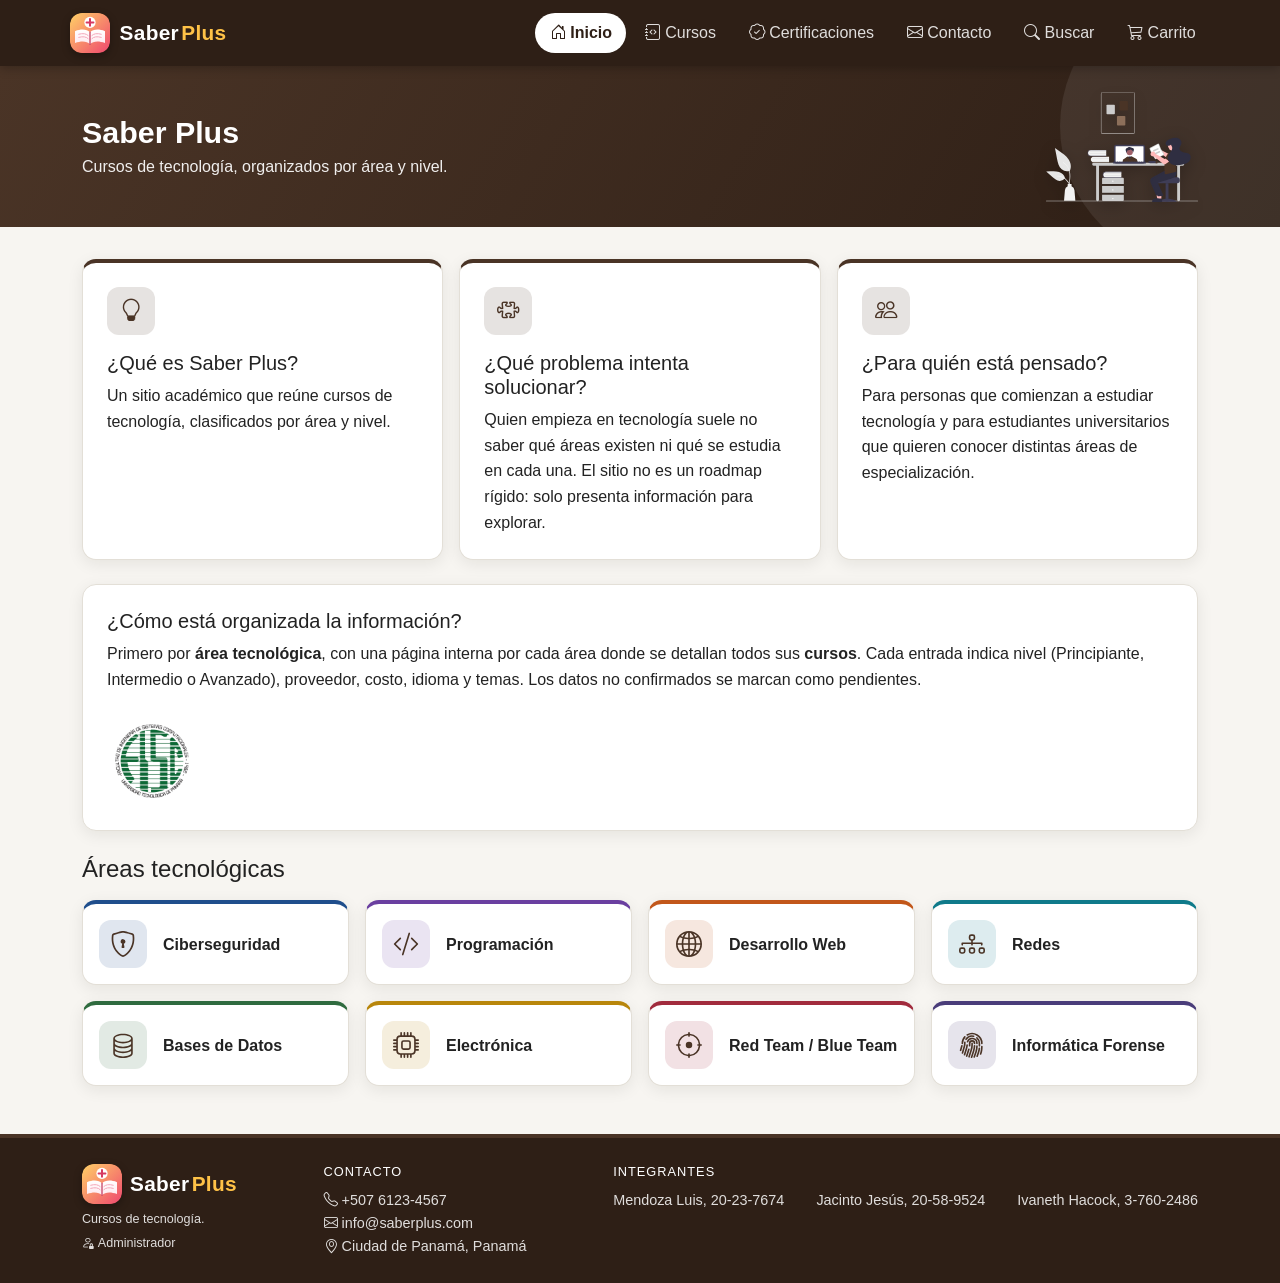
<file: index.html>
<!DOCTYPE html>
<html lang="es">
<head>
  <meta charset="UTF-8">
  <meta http-equiv="refresh" content="0; url=html/index.html">
  <title>Saber Plus</title>
</head>
<body>
  <p>Redirigiendo a Saber Plus...</p>
</body>
</html>
</file>
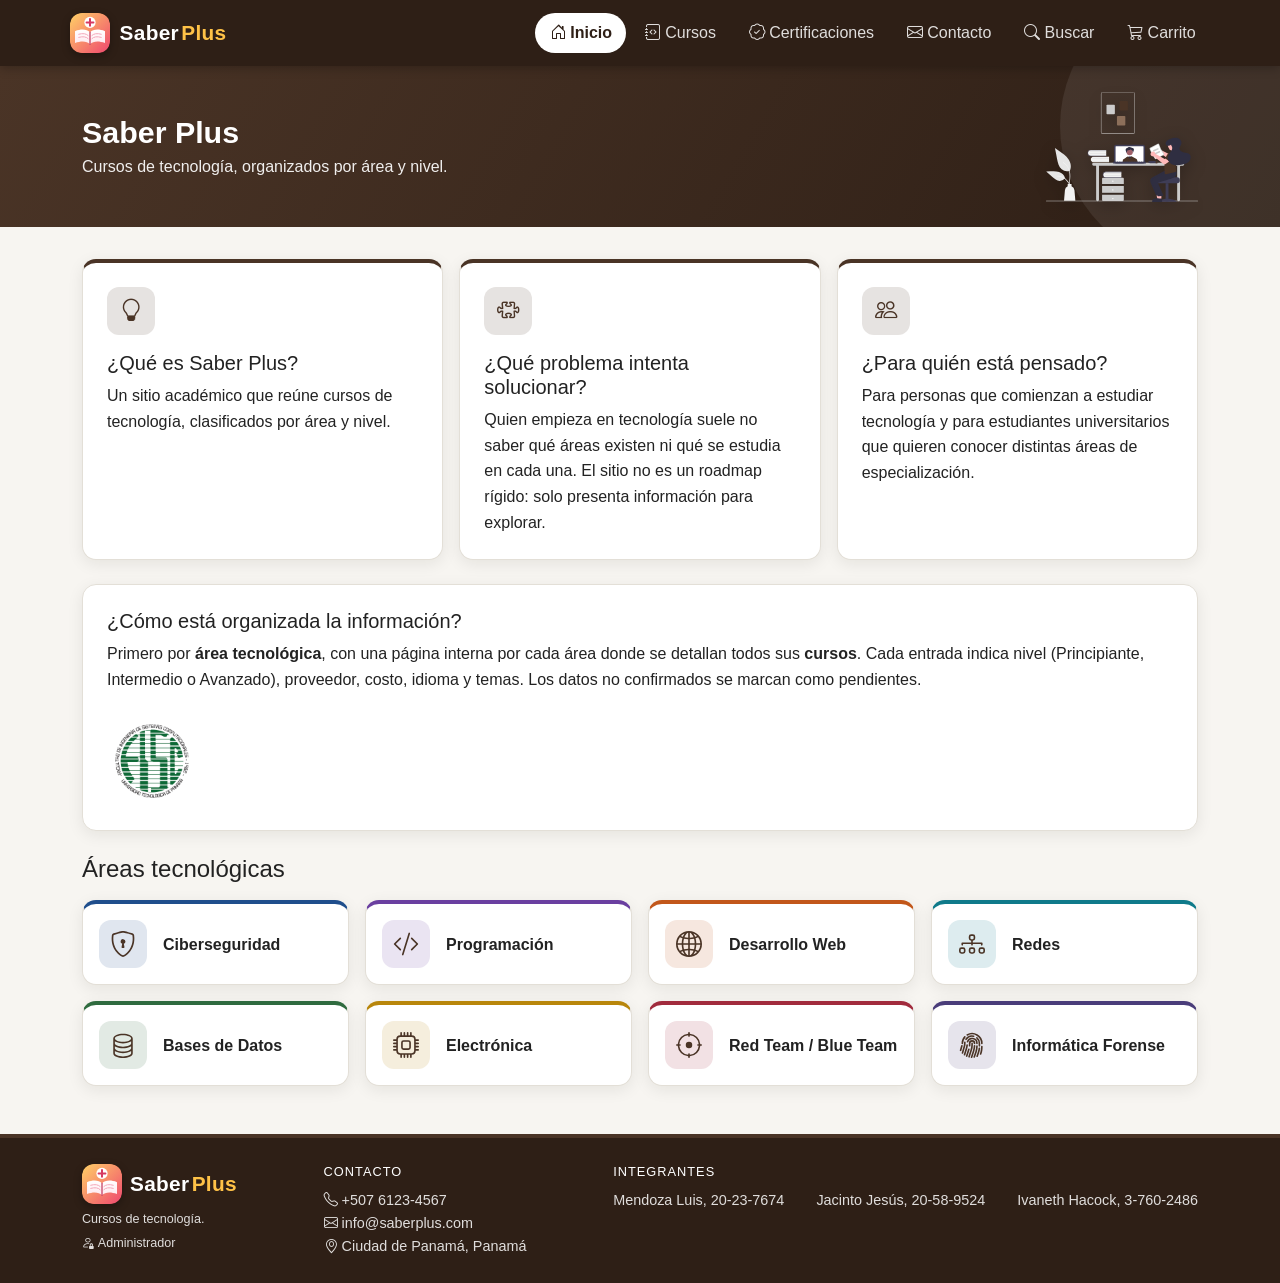
<file: html/index.html>
<!DOCTYPE html>
<html lang="es">
<head>
  <meta charset="UTF-8">
  <meta name="viewport" content="width=device-width, initial-scale=1">
  <title>Saber Plus | Saber Plus</title>
  <link rel="icon" type="image/svg+xml" href="../images/logoSaberPlus.svg">
  <link rel="stylesheet" href="https://cdn.jsdelivr.net/npm/bootstrap@5.3.3/dist/css/bootstrap.min.css">
  <link rel="stylesheet" href="https://cdn.jsdelivr.net/npm/bootstrap-icons@1.11.3/font/bootstrap-icons.min.css">
  <link rel="stylesheet" href="../css/estilo.css">
</head>
<body style="--colorTema:#4a3426;--colorTemaOscuro:#2e1f16">
<header class="encabezadoSitio sticky-top">
  <nav class="navbar navbar-expand-md container-xl">
    <a class="marcaSitio navbar-brand" href="index.html"><img class="logoMarca" src="../images/logoSaberPlus.svg" alt="Logotipo de Saber Plus"><span class="nombreSitio">Saber<span class="plusMarca">Plus</span></span></a>
    <button class="navbar-toggler botonMenu" type="button" data-bs-toggle="collapse" data-bs-target="#menuPrincipal" aria-label="Abrir menú"><i class="bi bi-list"></i></button>
    <div class="collapse navbar-collapse" id="menuPrincipal">
      <ul class="navbar-nav ms-auto align-items-md-center gap-md-1"><li class="nav-item"><a class="enlaceMenu paginaActual" href="index.html"><i class="bi bi-house-door"></i> Inicio</a></li><li class="nav-item"><a class="enlaceMenu" href="cursos.html"><i class="bi bi-journal-code"></i> Cursos</a></li><li class="nav-item"><a class="enlaceMenu" href="certificaciones.html"><i class="bi bi-patch-check"></i> Certificaciones</a></li><li class="nav-item"><a class="enlaceMenu" href="contacto.html"><i class="bi bi-envelope"></i> Contacto</a></li><li class="nav-item"><a class="enlaceMenu" href="../php/buscarCursos.php"><i class="bi bi-search"></i> Buscar</a></li><li class="nav-item"><a class="enlaceMenu" href="../php/carrito.php"><i class="bi bi-cart3"></i> Carrito</a></li>
      </ul>
    </div>
  </nav>
</header>
<section class="heroPagina"><div class="container-xl heroContenido">
  <div class="d-flex align-items-center gap-3"><div><h1>Saber Plus</h1><p>Cursos de tecnología, organizados por área y nivel.</p></div></div><img class="imagenHero" src="../images/ilustracionAprendizaje.svg" alt="">
</div></section>
<main class="container-xl contenidoPrincipal">
<div class="row g-3 mb-4"><div class="col-md-4"><article class="tarjetaPes tarjetaInfo h-100 p-4"><span class="chipIcono"><i class="bi bi-lightbulb"></i></span><h2 class="h5 mt-3">¿Qué es Saber Plus?</h2><p class="mb-0">Un sitio académico que reúne cursos de tecnología, clasificados por área y nivel.</p></article></div><div class="col-md-4"><article class="tarjetaPes tarjetaInfo h-100 p-4"><span class="chipIcono"><i class="bi bi-puzzle"></i></span><h2 class="h5 mt-3">¿Qué problema intenta solucionar?</h2><p class="mb-0">Quien empieza en tecnología suele no saber qué áreas existen ni qué se estudia en cada una. El sitio no es un roadmap rígido: solo presenta información para explorar.</p></article></div><div class="col-md-4"><article class="tarjetaPes tarjetaInfo h-100 p-4"><span class="chipIcono"><i class="bi bi-people"></i></span><h2 class="h5 mt-3">¿Para quién está pensado?</h2><p class="mb-0">Para personas que comienzan a estudiar tecnología y para estudiantes universitarios que quieren conocer distintas áreas de especialización.</p></article></div></div><section class="bandaOrganizacion mb-4"><div><h2 class="h5">¿Cómo está organizada la información?</h2><p class="mb-0">Primero por <strong>área tecnológica</strong>, con una página interna por cada área donde se detallan todos sus <strong>cursos</strong>. Cada entrada indica nivel (Principiante, Intermedio o Avanzado), proveedor, costo, idioma y temas. Los datos no confirmados se marcan como pendientes.</p></div><img class="logoUniversidad" src="../images/logoUtpFisc.jpg" alt="Logo UTP - FISC"></section><h2 class="h4 mb-3">Áreas tecnológicas</h2><div class="row g-3"><div class="col-6 col-md-4 col-xl-3"><article class="tarjetaPes tarjetaArea h-100" style="--colorArea:#1f4e8c"><div class="p-3 d-flex align-items-center gap-3"><span class="chipIcono"><img src="../images/iconoCiberseguridad.svg" alt=""></span><h3 class="h6 mb-0"><a class="stretched-link" href="cursosCiberseguridad.html">Ciberseguridad</a></h3></div></article></div><div class="col-6 col-md-4 col-xl-3"><article class="tarjetaPes tarjetaArea h-100" style="--colorArea:#6a3fa0"><div class="p-3 d-flex align-items-center gap-3"><span class="chipIcono"><img src="../images/iconoProgramacion.svg" alt=""></span><h3 class="h6 mb-0"><a class="stretched-link" href="cursosProgramacion.html">Programación</a></h3></div></article></div><div class="col-6 col-md-4 col-xl-3"><article class="tarjetaPes tarjetaArea h-100" style="--colorArea:#c2571a"><div class="p-3 d-flex align-items-center gap-3"><span class="chipIcono"><img src="../images/iconoDesarrolloWeb.svg" alt=""></span><h3 class="h6 mb-0"><a class="stretched-link" href="cursosDesarrolloWeb.html">Desarrollo Web</a></h3></div></article></div><div class="col-6 col-md-4 col-xl-3"><article class="tarjetaPes tarjetaArea h-100" style="--colorArea:#0f7a8a"><div class="p-3 d-flex align-items-center gap-3"><span class="chipIcono"><img src="../images/iconoRedes.svg" alt=""></span><h3 class="h6 mb-0"><a class="stretched-link" href="cursosRedes.html">Redes</a></h3></div></article></div><div class="col-6 col-md-4 col-xl-3"><article class="tarjetaPes tarjetaArea h-100" style="--colorArea:#2f6b3f"><div class="p-3 d-flex align-items-center gap-3"><span class="chipIcono"><img src="../images/iconoBasesDeDatos.svg" alt=""></span><h3 class="h6 mb-0"><a class="stretched-link" href="cursosBasesDeDatos.html">Bases de Datos</a></h3></div></article></div><div class="col-6 col-md-4 col-xl-3"><article class="tarjetaPes tarjetaArea h-100" style="--colorArea:#b8860b"><div class="p-3 d-flex align-items-center gap-3"><span class="chipIcono"><img src="../images/iconoElectronica.svg" alt=""></span><h3 class="h6 mb-0"><a class="stretched-link" href="cursosElectronica.html">Electrónica</a></h3></div></article></div><div class="col-6 col-md-4 col-xl-3"><article class="tarjetaPes tarjetaArea h-100" style="--colorArea:#a12b3d"><div class="p-3 d-flex align-items-center gap-3"><span class="chipIcono"><img src="../images/iconoRedBlueTeam.svg" alt=""></span><h3 class="h6 mb-0"><a class="stretched-link" href="cursosRedBlueTeam.html">Red Team / Blue Team</a></h3></div></article></div><div class="col-6 col-md-4 col-xl-3"><article class="tarjetaPes tarjetaArea h-100" style="--colorArea:#4a3d7a"><div class="p-3 d-flex align-items-center gap-3"><span class="chipIcono"><img src="../images/iconoForense.svg" alt=""></span><h3 class="h6 mb-0"><a class="stretched-link" href="cursosForense.html">Informática Forense</a></h3></div></article></div></div>
</main>
<footer class="pieDePagina"><div class="container-xl">
  <div class="filaPie">
    <div class="bloquePie"><span class="d-flex align-items-center gap-2"><img class="logoMarca" src="../images/logoSaberPlus.svg" alt=""><strong class="nombreSitio">Saber<span class="plusMarca">Plus</span></strong></span><small>Cursos de tecnología.</small><small><a class="enlacePie" href="../php/login.php"><i class="bi bi-person-lock"></i> Administrador</a></small></div>
    <div class="bloquePie"><h4>Contacto</h4><ul class="listaPie"><li><i class="bi bi-telephone"></i> +507 6123-4567</li><li><i class="bi bi-envelope"></i> info@saberplus.com</li><li><i class="bi bi-geo-alt"></i> Ciudad de Panamá, Panamá</li></ul></div>
    <div class="bloquePie bloqueIntegrantes"><h4>Integrantes</h4><ul class="listaPie listaIntegrantes"><li>Mendoza Luis, 20-23-7674</li><li>Jacinto Jesús, 20-58-9524</li><li>Ivaneth Hacock, 3-760-2486</li></ul></div>
  </div>
</div></footer>
<script src="https://cdn.jsdelivr.net/npm/bootstrap@5.3.3/dist/js/bootstrap.bundle.min.js"></script>
</body>
</html>
</file>
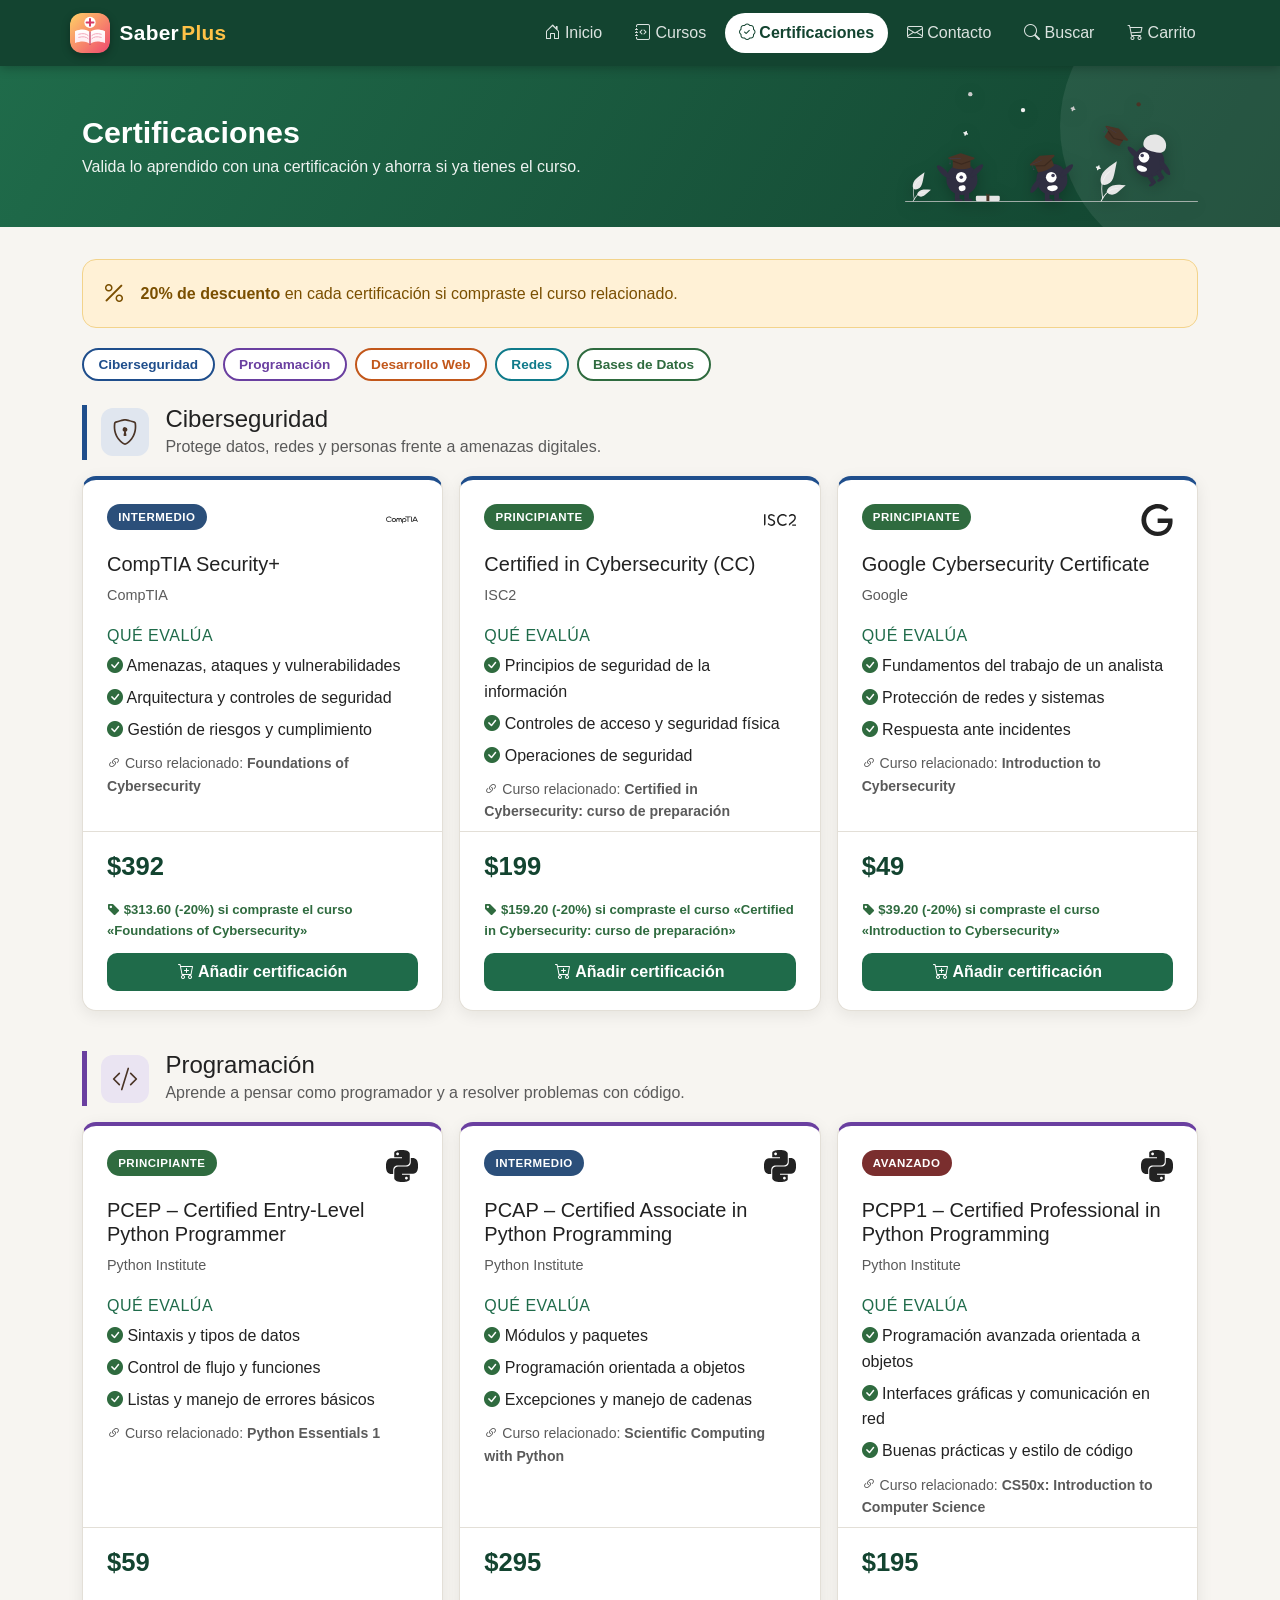
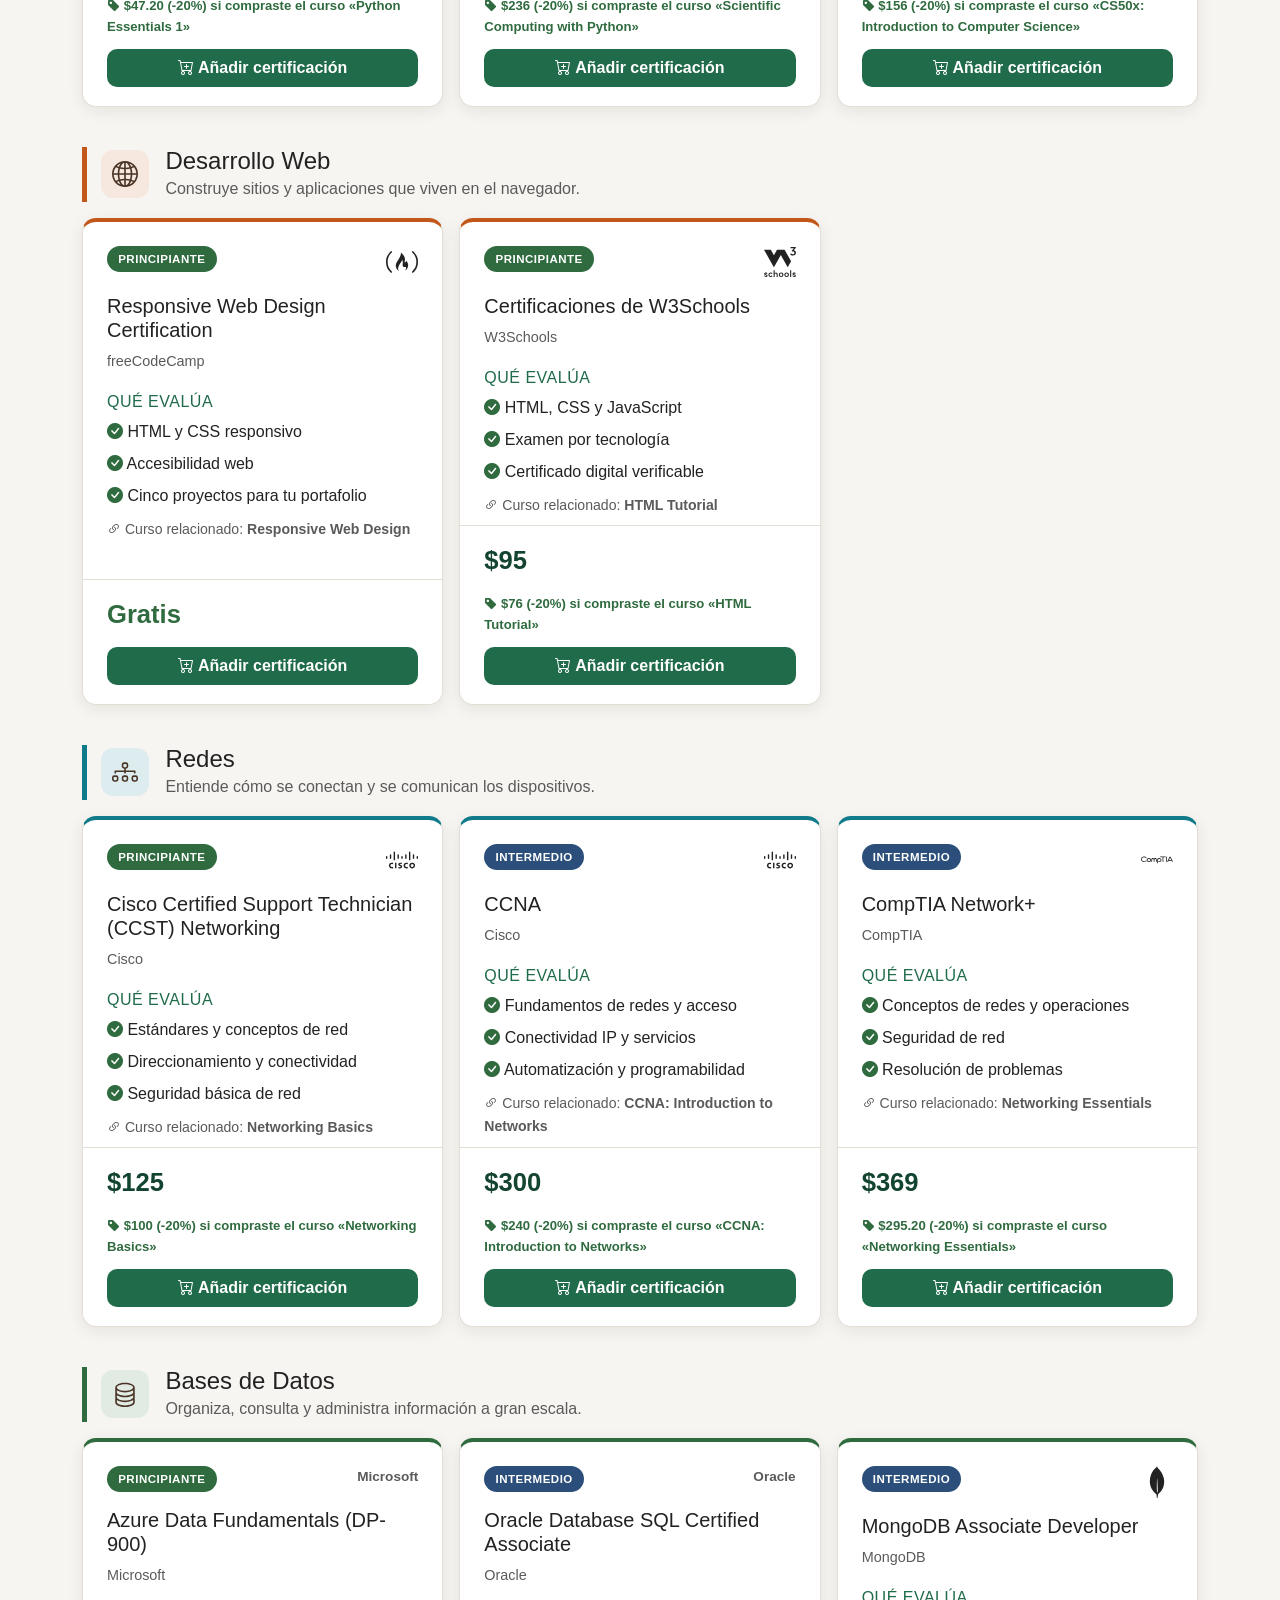
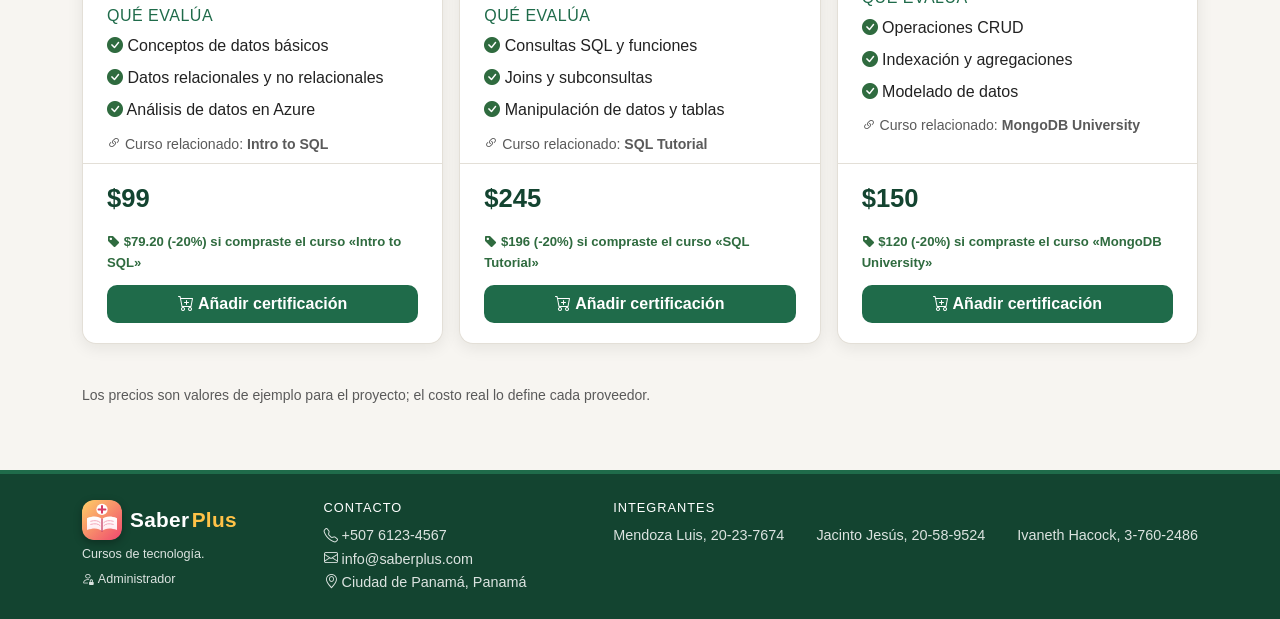
<file: html/certificaciones.html>
<!DOCTYPE html>
<html lang="es">
<head>
  <meta charset="UTF-8">
  <meta name="viewport" content="width=device-width, initial-scale=1">
  <title>Certificaciones | Saber Plus</title>
  <link rel="icon" type="image/svg+xml" href="../images/logoSaberPlus.svg">
  <link rel="stylesheet" href="https://cdn.jsdelivr.net/npm/bootstrap@5.3.3/dist/css/bootstrap.min.css">
  <link rel="stylesheet" href="https://cdn.jsdelivr.net/npm/bootstrap-icons@1.11.3/font/bootstrap-icons.min.css">
  <link rel="stylesheet" href="../css/estilo.css">
</head>
<body style="--colorTema:#1f6b4a;--colorTemaOscuro:#134430">
<header class="encabezadoSitio sticky-top">
  <nav class="navbar navbar-expand-md container-xl">
    <a class="marcaSitio navbar-brand" href="index.html"><img class="logoMarca" src="../images/logoSaberPlus.svg" alt="Logotipo de Saber Plus"><span class="nombreSitio">Saber<span class="plusMarca">Plus</span></span></a>
    <button class="navbar-toggler botonMenu" type="button" data-bs-toggle="collapse" data-bs-target="#menuPrincipal" aria-label="Abrir menú"><i class="bi bi-list"></i></button>
    <div class="collapse navbar-collapse" id="menuPrincipal">
      <ul class="navbar-nav ms-auto align-items-md-center gap-md-1"><li class="nav-item"><a class="enlaceMenu" href="index.html"><i class="bi bi-house-door"></i> Inicio</a></li><li class="nav-item"><a class="enlaceMenu" href="cursos.html"><i class="bi bi-journal-code"></i> Cursos</a></li><li class="nav-item"><a class="enlaceMenu paginaActual" href="certificaciones.html"><i class="bi bi-patch-check"></i> Certificaciones</a></li><li class="nav-item"><a class="enlaceMenu" href="contacto.html"><i class="bi bi-envelope"></i> Contacto</a></li><li class="nav-item"><a class="enlaceMenu" href="../php/buscarCursos.php"><i class="bi bi-search"></i> Buscar</a></li><li class="nav-item"><a class="enlaceMenu" href="../php/carrito.php"><i class="bi bi-cart3"></i> Carrito</a></li>
      </ul>
    </div>
  </nav>
</header>
<section class="heroPagina"><div class="container-xl heroContenido">
  <div class="d-flex align-items-center gap-3"><div><h1>Certificaciones</h1><p>Valida lo aprendido con una certificación y ahorra si ya tienes el curso.</p></div></div><img class="imagenHero" src="../images/ilustracionGraduacion.svg" alt="">
</div></section>
<main class="container-xl contenidoPrincipal">
<div class="avisoDescuentoGlobal"><i class="bi bi-percent"></i><div><strong>20% de descuento</strong> en cada certificación si compraste el curso relacionado.</div></div><nav class="indiceAreas"><a href="#ciberseguridad" style="--colorArea:#1f4e8c">Ciberseguridad</a><a href="#programacion" style="--colorArea:#6a3fa0">Programación</a><a href="#desarrolloWeb" style="--colorArea:#c2571a">Desarrollo Web</a><a href="#redes" style="--colorArea:#0f7a8a">Redes</a><a href="#basesDeDatos" style="--colorArea:#2f6b3f">Bases de Datos</a></nav><section id="ciberseguridad" class="seccionArea" style="--colorArea:#1f4e8c"><div class="cabeceraArea"><div class="d-flex align-items-center gap-3"><span class="chipIcono"><img src="../images/iconoCiberseguridad.svg" alt=""></span><div><h2 class="h4 mb-0">Ciberseguridad</h2><p class="mb-0 textoSuave">Protege datos, redes y personas frente a amenazas digitales.</p></div></div></div><div class="row g-3"><div class="col-md-6 col-xl-4"><article class="tarjetaPes tarjetaCertificacion h-100 d-flex flex-column">
<div class="p-4 pb-2 flex-grow-1"><div class="d-flex justify-content-between align-items-start"><span class="etiquetaNivel nivelIntermedio">Intermedio</span><img class="logoProveedor" src="../images/comptia.svg" alt="Logo de CompTIA"></div>
<h3 class="h5 mt-3">CompTIA Security+</h3><p class="nombreProveedor">CompTIA</p>
<h4 class="h6 tituloAprenderas">Qué evalúa</h4><ul class="listaAprenderas"><li><i class="bi bi-check-circle-fill"></i> Amenazas, ataques y vulnerabilidades</li><li><i class="bi bi-check-circle-fill"></i> Arquitectura y controles de seguridad</li><li><i class="bi bi-check-circle-fill"></i> Gestión de riesgos y cumplimiento</li></ul>
<p class="cursoRelacionado"><i class="bi bi-link-45deg"></i> Curso relacionado: <strong>Foundations of Cybersecurity</strong></p></div>
<div class="pieTarjeta flex-column align-items-stretch"><div class="bloquePrecio"><span class="precioActual">$392</span></div><small class="estadoDescuento conDescuento"><i class="bi bi-tag-fill"></i> $313.60 (-20%) si compraste el curso «Foundations of Cybersecurity»</small>
<div class="botonesTarjeta"><form action="../php/carrito.php" method="post" class="formCarrito"><input type="hidden" name="accion" value="agregar"><input type="hidden" name="codigo" value="certComptiaSecurity"><button type="submit" class="btn btnCarrito flex-grow-1 btnCert"><i class="bi bi-cart-plus"></i> Añadir certificación</button></form></div></div></article></div><div class="col-md-6 col-xl-4"><article class="tarjetaPes tarjetaCertificacion h-100 d-flex flex-column">
<div class="p-4 pb-2 flex-grow-1"><div class="d-flex justify-content-between align-items-start"><span class="etiquetaNivel nivelPrincipiante">Principiante</span><img class="logoProveedor" src="../images/isc2.svg" alt="Logo de ISC2"></div>
<h3 class="h5 mt-3">Certified in Cybersecurity (CC)</h3><p class="nombreProveedor">ISC2</p>
<h4 class="h6 tituloAprenderas">Qué evalúa</h4><ul class="listaAprenderas"><li><i class="bi bi-check-circle-fill"></i> Principios de seguridad de la información</li><li><i class="bi bi-check-circle-fill"></i> Controles de acceso y seguridad física</li><li><i class="bi bi-check-circle-fill"></i> Operaciones de seguridad</li></ul>
<p class="cursoRelacionado"><i class="bi bi-link-45deg"></i> Curso relacionado: <strong>Certified in Cybersecurity: curso de preparación</strong></p></div>
<div class="pieTarjeta flex-column align-items-stretch"><div class="bloquePrecio"><span class="precioActual">$199</span></div><small class="estadoDescuento conDescuento"><i class="bi bi-tag-fill"></i> $159.20 (-20%) si compraste el curso «Certified in Cybersecurity: curso de preparación»</small>
<div class="botonesTarjeta"><form action="../php/carrito.php" method="post" class="formCarrito"><input type="hidden" name="accion" value="agregar"><input type="hidden" name="codigo" value="certCertifiedInCybersecurityCc"><button type="submit" class="btn btnCarrito flex-grow-1 btnCert"><i class="bi bi-cart-plus"></i> Añadir certificación</button></form></div></div></article></div><div class="col-md-6 col-xl-4"><article class="tarjetaPes tarjetaCertificacion h-100 d-flex flex-column">
<div class="p-4 pb-2 flex-grow-1"><div class="d-flex justify-content-between align-items-start"><span class="etiquetaNivel nivelPrincipiante">Principiante</span><img class="logoProveedor" src="../images/google.svg" alt="Logo de Google"></div>
<h3 class="h5 mt-3">Google Cybersecurity Certificate</h3><p class="nombreProveedor">Google</p>
<h4 class="h6 tituloAprenderas">Qué evalúa</h4><ul class="listaAprenderas"><li><i class="bi bi-check-circle-fill"></i> Fundamentos del trabajo de un analista</li><li><i class="bi bi-check-circle-fill"></i> Protección de redes y sistemas</li><li><i class="bi bi-check-circle-fill"></i> Respuesta ante incidentes</li></ul>
<p class="cursoRelacionado"><i class="bi bi-link-45deg"></i> Curso relacionado: <strong>Introduction to Cybersecurity</strong></p></div>
<div class="pieTarjeta flex-column align-items-stretch"><div class="bloquePrecio"><span class="precioActual">$49</span></div><small class="estadoDescuento conDescuento"><i class="bi bi-tag-fill"></i> $39.20 (-20%) si compraste el curso «Introduction to Cybersecurity»</small>
<div class="botonesTarjeta"><form action="../php/carrito.php" method="post" class="formCarrito"><input type="hidden" name="accion" value="agregar"><input type="hidden" name="codigo" value="certGoogleCybersecurityCertificate"><button type="submit" class="btn btnCarrito flex-grow-1 btnCert"><i class="bi bi-cart-plus"></i> Añadir certificación</button></form></div></div></article></div></div></section><section id="programacion" class="seccionArea" style="--colorArea:#6a3fa0"><div class="cabeceraArea"><div class="d-flex align-items-center gap-3"><span class="chipIcono"><img src="../images/iconoProgramacion.svg" alt=""></span><div><h2 class="h4 mb-0">Programación</h2><p class="mb-0 textoSuave">Aprende a pensar como programador y a resolver problemas con código.</p></div></div></div><div class="row g-3"><div class="col-md-6 col-xl-4"><article class="tarjetaPes tarjetaCertificacion h-100 d-flex flex-column">
<div class="p-4 pb-2 flex-grow-1"><div class="d-flex justify-content-between align-items-start"><span class="etiquetaNivel nivelPrincipiante">Principiante</span><img class="logoProveedor" src="../images/python.svg" alt="Logo de Python Institute"></div>
<h3 class="h5 mt-3">PCEP – Certified Entry-Level Python Programmer</h3><p class="nombreProveedor">Python Institute</p>
<h4 class="h6 tituloAprenderas">Qué evalúa</h4><ul class="listaAprenderas"><li><i class="bi bi-check-circle-fill"></i> Sintaxis y tipos de datos</li><li><i class="bi bi-check-circle-fill"></i> Control de flujo y funciones</li><li><i class="bi bi-check-circle-fill"></i> Listas y manejo de errores básicos</li></ul>
<p class="cursoRelacionado"><i class="bi bi-link-45deg"></i> Curso relacionado: <strong>Python Essentials 1</strong></p></div>
<div class="pieTarjeta flex-column align-items-stretch"><div class="bloquePrecio"><span class="precioActual">$59</span></div><small class="estadoDescuento conDescuento"><i class="bi bi-tag-fill"></i> $47.20 (-20%) si compraste el curso «Python Essentials 1»</small>
<div class="botonesTarjeta"><form action="../php/carrito.php" method="post" class="formCarrito"><input type="hidden" name="accion" value="agregar"><input type="hidden" name="codigo" value="certPcepCertifiedEntryLevelPythonProgrammer"><button type="submit" class="btn btnCarrito flex-grow-1 btnCert"><i class="bi bi-cart-plus"></i> Añadir certificación</button></form></div></div></article></div><div class="col-md-6 col-xl-4"><article class="tarjetaPes tarjetaCertificacion h-100 d-flex flex-column">
<div class="p-4 pb-2 flex-grow-1"><div class="d-flex justify-content-between align-items-start"><span class="etiquetaNivel nivelIntermedio">Intermedio</span><img class="logoProveedor" src="../images/python.svg" alt="Logo de Python Institute"></div>
<h3 class="h5 mt-3">PCAP – Certified Associate in Python Programming</h3><p class="nombreProveedor">Python Institute</p>
<h4 class="h6 tituloAprenderas">Qué evalúa</h4><ul class="listaAprenderas"><li><i class="bi bi-check-circle-fill"></i> Módulos y paquetes</li><li><i class="bi bi-check-circle-fill"></i> Programación orientada a objetos</li><li><i class="bi bi-check-circle-fill"></i> Excepciones y manejo de cadenas</li></ul>
<p class="cursoRelacionado"><i class="bi bi-link-45deg"></i> Curso relacionado: <strong>Scientific Computing with Python</strong></p></div>
<div class="pieTarjeta flex-column align-items-stretch"><div class="bloquePrecio"><span class="precioActual">$295</span></div><small class="estadoDescuento conDescuento"><i class="bi bi-tag-fill"></i> $236 (-20%) si compraste el curso «Scientific Computing with Python»</small>
<div class="botonesTarjeta"><form action="../php/carrito.php" method="post" class="formCarrito"><input type="hidden" name="accion" value="agregar"><input type="hidden" name="codigo" value="certPcapCertifiedAssociateInPythonProgramming"><button type="submit" class="btn btnCarrito flex-grow-1 btnCert"><i class="bi bi-cart-plus"></i> Añadir certificación</button></form></div></div></article></div><div class="col-md-6 col-xl-4"><article class="tarjetaPes tarjetaCertificacion h-100 d-flex flex-column">
<div class="p-4 pb-2 flex-grow-1"><div class="d-flex justify-content-between align-items-start"><span class="etiquetaNivel nivelAvanzado">Avanzado</span><img class="logoProveedor" src="../images/python.svg" alt="Logo de Python Institute"></div>
<h3 class="h5 mt-3">PCPP1 – Certified Professional in Python Programming</h3><p class="nombreProveedor">Python Institute</p>
<h4 class="h6 tituloAprenderas">Qué evalúa</h4><ul class="listaAprenderas"><li><i class="bi bi-check-circle-fill"></i> Programación avanzada orientada a objetos</li><li><i class="bi bi-check-circle-fill"></i> Interfaces gráficas y comunicación en red</li><li><i class="bi bi-check-circle-fill"></i> Buenas prácticas y estilo de código</li></ul>
<p class="cursoRelacionado"><i class="bi bi-link-45deg"></i> Curso relacionado: <strong>CS50x: Introduction to Computer Science</strong></p></div>
<div class="pieTarjeta flex-column align-items-stretch"><div class="bloquePrecio"><span class="precioActual">$195</span></div><small class="estadoDescuento conDescuento"><i class="bi bi-tag-fill"></i> $156 (-20%) si compraste el curso «CS50x: Introduction to Computer Science»</small>
<div class="botonesTarjeta"><form action="../php/carrito.php" method="post" class="formCarrito"><input type="hidden" name="accion" value="agregar"><input type="hidden" name="codigo" value="certPcpp1CertifiedProfessionalInPythonProgramming"><button type="submit" class="btn btnCarrito flex-grow-1 btnCert"><i class="bi bi-cart-plus"></i> Añadir certificación</button></form></div></div></article></div></div></section><section id="desarrolloWeb" class="seccionArea" style="--colorArea:#c2571a"><div class="cabeceraArea"><div class="d-flex align-items-center gap-3"><span class="chipIcono"><img src="../images/iconoDesarrolloWeb.svg" alt=""></span><div><h2 class="h4 mb-0">Desarrollo Web</h2><p class="mb-0 textoSuave">Construye sitios y aplicaciones que viven en el navegador.</p></div></div></div><div class="row g-3"><div class="col-md-6 col-xl-4"><article class="tarjetaPes tarjetaCertificacion h-100 d-flex flex-column">
<div class="p-4 pb-2 flex-grow-1"><div class="d-flex justify-content-between align-items-start"><span class="etiquetaNivel nivelPrincipiante">Principiante</span><img class="logoProveedor" src="../images/freecodecamp.svg" alt="Logo de freeCodeCamp"></div>
<h3 class="h5 mt-3">Responsive Web Design Certification</h3><p class="nombreProveedor">freeCodeCamp</p>
<h4 class="h6 tituloAprenderas">Qué evalúa</h4><ul class="listaAprenderas"><li><i class="bi bi-check-circle-fill"></i> HTML y CSS responsivo</li><li><i class="bi bi-check-circle-fill"></i> Accesibilidad web</li><li><i class="bi bi-check-circle-fill"></i> Cinco proyectos para tu portafolio</li></ul>
<p class="cursoRelacionado"><i class="bi bi-link-45deg"></i> Curso relacionado: <strong>Responsive Web Design</strong></p></div>
<div class="pieTarjeta flex-column align-items-stretch"><div class="bloquePrecio"><span class="precioActual precioGratis">Gratis</span></div>
<div class="botonesTarjeta"><form action="../php/carrito.php" method="post" class="formCarrito"><input type="hidden" name="accion" value="agregar"><input type="hidden" name="codigo" value="certResponsiveWebDesignCertification"><button type="submit" class="btn btnCarrito flex-grow-1 btnCert"><i class="bi bi-cart-plus"></i> Añadir certificación</button></form></div></div></article></div><div class="col-md-6 col-xl-4"><article class="tarjetaPes tarjetaCertificacion h-100 d-flex flex-column">
<div class="p-4 pb-2 flex-grow-1"><div class="d-flex justify-content-between align-items-start"><span class="etiquetaNivel nivelPrincipiante">Principiante</span><img class="logoProveedor" src="../images/w3schools.svg" alt="Logo de W3Schools"></div>
<h3 class="h5 mt-3">Certificaciones de W3Schools</h3><p class="nombreProveedor">W3Schools</p>
<h4 class="h6 tituloAprenderas">Qué evalúa</h4><ul class="listaAprenderas"><li><i class="bi bi-check-circle-fill"></i> HTML, CSS y JavaScript</li><li><i class="bi bi-check-circle-fill"></i> Examen por tecnología</li><li><i class="bi bi-check-circle-fill"></i> Certificado digital verificable</li></ul>
<p class="cursoRelacionado"><i class="bi bi-link-45deg"></i> Curso relacionado: <strong>HTML Tutorial</strong></p></div>
<div class="pieTarjeta flex-column align-items-stretch"><div class="bloquePrecio"><span class="precioActual">$95</span></div><small class="estadoDescuento conDescuento"><i class="bi bi-tag-fill"></i> $76 (-20%) si compraste el curso «HTML Tutorial»</small>
<div class="botonesTarjeta"><form action="../php/carrito.php" method="post" class="formCarrito"><input type="hidden" name="accion" value="agregar"><input type="hidden" name="codigo" value="certCertificacionesDeW3schools"><button type="submit" class="btn btnCarrito flex-grow-1 btnCert"><i class="bi bi-cart-plus"></i> Añadir certificación</button></form></div></div></article></div></div></section><section id="redes" class="seccionArea" style="--colorArea:#0f7a8a"><div class="cabeceraArea"><div class="d-flex align-items-center gap-3"><span class="chipIcono"><img src="../images/iconoRedes.svg" alt=""></span><div><h2 class="h4 mb-0">Redes</h2><p class="mb-0 textoSuave">Entiende cómo se conectan y se comunican los dispositivos.</p></div></div></div><div class="row g-3"><div class="col-md-6 col-xl-4"><article class="tarjetaPes tarjetaCertificacion h-100 d-flex flex-column">
<div class="p-4 pb-2 flex-grow-1"><div class="d-flex justify-content-between align-items-start"><span class="etiquetaNivel nivelPrincipiante">Principiante</span><img class="logoProveedor" src="../images/cisco.svg" alt="Logo de Cisco"></div>
<h3 class="h5 mt-3">Cisco Certified Support Technician (CCST) Networking</h3><p class="nombreProveedor">Cisco</p>
<h4 class="h6 tituloAprenderas">Qué evalúa</h4><ul class="listaAprenderas"><li><i class="bi bi-check-circle-fill"></i> Estándares y conceptos de red</li><li><i class="bi bi-check-circle-fill"></i> Direccionamiento y conectividad</li><li><i class="bi bi-check-circle-fill"></i> Seguridad básica de red</li></ul>
<p class="cursoRelacionado"><i class="bi bi-link-45deg"></i> Curso relacionado: <strong>Networking Basics</strong></p></div>
<div class="pieTarjeta flex-column align-items-stretch"><div class="bloquePrecio"><span class="precioActual">$125</span></div><small class="estadoDescuento conDescuento"><i class="bi bi-tag-fill"></i> $100 (-20%) si compraste el curso «Networking Basics»</small>
<div class="botonesTarjeta"><form action="../php/carrito.php" method="post" class="formCarrito"><input type="hidden" name="accion" value="agregar"><input type="hidden" name="codigo" value="certCiscoCertifiedSupportTechnicianCcstNetworking"><button type="submit" class="btn btnCarrito flex-grow-1 btnCert"><i class="bi bi-cart-plus"></i> Añadir certificación</button></form></div></div></article></div><div class="col-md-6 col-xl-4"><article class="tarjetaPes tarjetaCertificacion h-100 d-flex flex-column">
<div class="p-4 pb-2 flex-grow-1"><div class="d-flex justify-content-between align-items-start"><span class="etiquetaNivel nivelIntermedio">Intermedio</span><img class="logoProveedor" src="../images/cisco.svg" alt="Logo de Cisco"></div>
<h3 class="h5 mt-3">CCNA</h3><p class="nombreProveedor">Cisco</p>
<h4 class="h6 tituloAprenderas">Qué evalúa</h4><ul class="listaAprenderas"><li><i class="bi bi-check-circle-fill"></i> Fundamentos de redes y acceso</li><li><i class="bi bi-check-circle-fill"></i> Conectividad IP y servicios</li><li><i class="bi bi-check-circle-fill"></i> Automatización y programabilidad</li></ul>
<p class="cursoRelacionado"><i class="bi bi-link-45deg"></i> Curso relacionado: <strong>CCNA: Introduction to Networks</strong></p></div>
<div class="pieTarjeta flex-column align-items-stretch"><div class="bloquePrecio"><span class="precioActual">$300</span></div><small class="estadoDescuento conDescuento"><i class="bi bi-tag-fill"></i> $240 (-20%) si compraste el curso «CCNA: Introduction to Networks»</small>
<div class="botonesTarjeta"><form action="../php/carrito.php" method="post" class="formCarrito"><input type="hidden" name="accion" value="agregar"><input type="hidden" name="codigo" value="certCcna"><button type="submit" class="btn btnCarrito flex-grow-1 btnCert"><i class="bi bi-cart-plus"></i> Añadir certificación</button></form></div></div></article></div><div class="col-md-6 col-xl-4"><article class="tarjetaPes tarjetaCertificacion h-100 d-flex flex-column">
<div class="p-4 pb-2 flex-grow-1"><div class="d-flex justify-content-between align-items-start"><span class="etiquetaNivel nivelIntermedio">Intermedio</span><img class="logoProveedor" src="../images/comptia.svg" alt="Logo de CompTIA"></div>
<h3 class="h5 mt-3">CompTIA Network+</h3><p class="nombreProveedor">CompTIA</p>
<h4 class="h6 tituloAprenderas">Qué evalúa</h4><ul class="listaAprenderas"><li><i class="bi bi-check-circle-fill"></i> Conceptos de redes y operaciones</li><li><i class="bi bi-check-circle-fill"></i> Seguridad de red</li><li><i class="bi bi-check-circle-fill"></i> Resolución de problemas</li></ul>
<p class="cursoRelacionado"><i class="bi bi-link-45deg"></i> Curso relacionado: <strong>Networking Essentials</strong></p></div>
<div class="pieTarjeta flex-column align-items-stretch"><div class="bloquePrecio"><span class="precioActual">$369</span></div><small class="estadoDescuento conDescuento"><i class="bi bi-tag-fill"></i> $295.20 (-20%) si compraste el curso «Networking Essentials»</small>
<div class="botonesTarjeta"><form action="../php/carrito.php" method="post" class="formCarrito"><input type="hidden" name="accion" value="agregar"><input type="hidden" name="codigo" value="certComptiaNetwork"><button type="submit" class="btn btnCarrito flex-grow-1 btnCert"><i class="bi bi-cart-plus"></i> Añadir certificación</button></form></div></div></article></div></div></section><section id="basesDeDatos" class="seccionArea" style="--colorArea:#2f6b3f"><div class="cabeceraArea"><div class="d-flex align-items-center gap-3"><span class="chipIcono"><img src="../images/iconoBasesDeDatos.svg" alt=""></span><div><h2 class="h4 mb-0">Bases de Datos</h2><p class="mb-0 textoSuave">Organiza, consulta y administra información a gran escala.</p></div></div></div><div class="row g-3"><div class="col-md-6 col-xl-4"><article class="tarjetaPes tarjetaCertificacion h-100 d-flex flex-column">
<div class="p-4 pb-2 flex-grow-1"><div class="d-flex justify-content-between align-items-start"><span class="etiquetaNivel nivelPrincipiante">Principiante</span><span class="textoProveedor">Microsoft</span></div>
<h3 class="h5 mt-3">Azure Data Fundamentals (DP-900)</h3><p class="nombreProveedor">Microsoft</p>
<h4 class="h6 tituloAprenderas">Qué evalúa</h4><ul class="listaAprenderas"><li><i class="bi bi-check-circle-fill"></i> Conceptos de datos básicos</li><li><i class="bi bi-check-circle-fill"></i> Datos relacionales y no relacionales</li><li><i class="bi bi-check-circle-fill"></i> Análisis de datos en Azure</li></ul>
<p class="cursoRelacionado"><i class="bi bi-link-45deg"></i> Curso relacionado: <strong>Intro to SQL</strong></p></div>
<div class="pieTarjeta flex-column align-items-stretch"><div class="bloquePrecio"><span class="precioActual">$99</span></div><small class="estadoDescuento conDescuento"><i class="bi bi-tag-fill"></i> $79.20 (-20%) si compraste el curso «Intro to SQL»</small>
<div class="botonesTarjeta"><form action="../php/carrito.php" method="post" class="formCarrito"><input type="hidden" name="accion" value="agregar"><input type="hidden" name="codigo" value="certAzureDataFundamentalsDp900"><button type="submit" class="btn btnCarrito flex-grow-1 btnCert"><i class="bi bi-cart-plus"></i> Añadir certificación</button></form></div></div></article></div><div class="col-md-6 col-xl-4"><article class="tarjetaPes tarjetaCertificacion h-100 d-flex flex-column">
<div class="p-4 pb-2 flex-grow-1"><div class="d-flex justify-content-between align-items-start"><span class="etiquetaNivel nivelIntermedio">Intermedio</span><span class="textoProveedor">Oracle</span></div>
<h3 class="h5 mt-3">Oracle Database SQL Certified Associate</h3><p class="nombreProveedor">Oracle</p>
<h4 class="h6 tituloAprenderas">Qué evalúa</h4><ul class="listaAprenderas"><li><i class="bi bi-check-circle-fill"></i> Consultas SQL y funciones</li><li><i class="bi bi-check-circle-fill"></i> Joins y subconsultas</li><li><i class="bi bi-check-circle-fill"></i> Manipulación de datos y tablas</li></ul>
<p class="cursoRelacionado"><i class="bi bi-link-45deg"></i> Curso relacionado: <strong>SQL Tutorial</strong></p></div>
<div class="pieTarjeta flex-column align-items-stretch"><div class="bloquePrecio"><span class="precioActual">$245</span></div><small class="estadoDescuento conDescuento"><i class="bi bi-tag-fill"></i> $196 (-20%) si compraste el curso «SQL Tutorial»</small>
<div class="botonesTarjeta"><form action="../php/carrito.php" method="post" class="formCarrito"><input type="hidden" name="accion" value="agregar"><input type="hidden" name="codigo" value="certOracleDatabaseSqlCertifiedAssociate"><button type="submit" class="btn btnCarrito flex-grow-1 btnCert"><i class="bi bi-cart-plus"></i> Añadir certificación</button></form></div></div></article></div><div class="col-md-6 col-xl-4"><article class="tarjetaPes tarjetaCertificacion h-100 d-flex flex-column">
<div class="p-4 pb-2 flex-grow-1"><div class="d-flex justify-content-between align-items-start"><span class="etiquetaNivel nivelIntermedio">Intermedio</span><img class="logoProveedor" src="../images/mongodb.svg" alt="Logo de MongoDB"></div>
<h3 class="h5 mt-3">MongoDB Associate Developer</h3><p class="nombreProveedor">MongoDB</p>
<h4 class="h6 tituloAprenderas">Qué evalúa</h4><ul class="listaAprenderas"><li><i class="bi bi-check-circle-fill"></i> Operaciones CRUD</li><li><i class="bi bi-check-circle-fill"></i> Indexación y agregaciones</li><li><i class="bi bi-check-circle-fill"></i> Modelado de datos</li></ul>
<p class="cursoRelacionado"><i class="bi bi-link-45deg"></i> Curso relacionado: <strong>MongoDB University</strong></p></div>
<div class="pieTarjeta flex-column align-items-stretch"><div class="bloquePrecio"><span class="precioActual">$150</span></div><small class="estadoDescuento conDescuento"><i class="bi bi-tag-fill"></i> $120 (-20%) si compraste el curso «MongoDB University»</small>
<div class="botonesTarjeta"><form action="../php/carrito.php" method="post" class="formCarrito"><input type="hidden" name="accion" value="agregar"><input type="hidden" name="codigo" value="certMongodbAssociateDeveloper"><button type="submit" class="btn btnCarrito flex-grow-1 btnCert"><i class="bi bi-cart-plus"></i> Añadir certificación</button></form></div></div></article></div></div></section><p class="textoSuave small">Los precios son valores de ejemplo para el proyecto; el costo real lo define cada proveedor.</p>
</main>
<footer class="pieDePagina"><div class="container-xl">
  <div class="filaPie">
    <div class="bloquePie"><span class="d-flex align-items-center gap-2"><img class="logoMarca" src="../images/logoSaberPlus.svg" alt=""><strong class="nombreSitio">Saber<span class="plusMarca">Plus</span></strong></span><small>Cursos de tecnología.</small><small><a class="enlacePie" href="../php/login.php"><i class="bi bi-person-lock"></i> Administrador</a></small></div>
    <div class="bloquePie"><h4>Contacto</h4><ul class="listaPie"><li><i class="bi bi-telephone"></i> +507 6123-4567</li><li><i class="bi bi-envelope"></i> info@saberplus.com</li><li><i class="bi bi-geo-alt"></i> Ciudad de Panamá, Panamá</li></ul></div>
    <div class="bloquePie bloqueIntegrantes"><h4>Integrantes</h4><ul class="listaPie listaIntegrantes"><li>Mendoza Luis, 20-23-7674</li><li>Jacinto Jesús, 20-58-9524</li><li>Ivaneth Hacock, 3-760-2486</li></ul></div>
  </div>
</div></footer>
<script src="https://cdn.jsdelivr.net/npm/bootstrap@5.3.3/dist/js/bootstrap.bundle.min.js"></script>
</body>
</html>
</file>
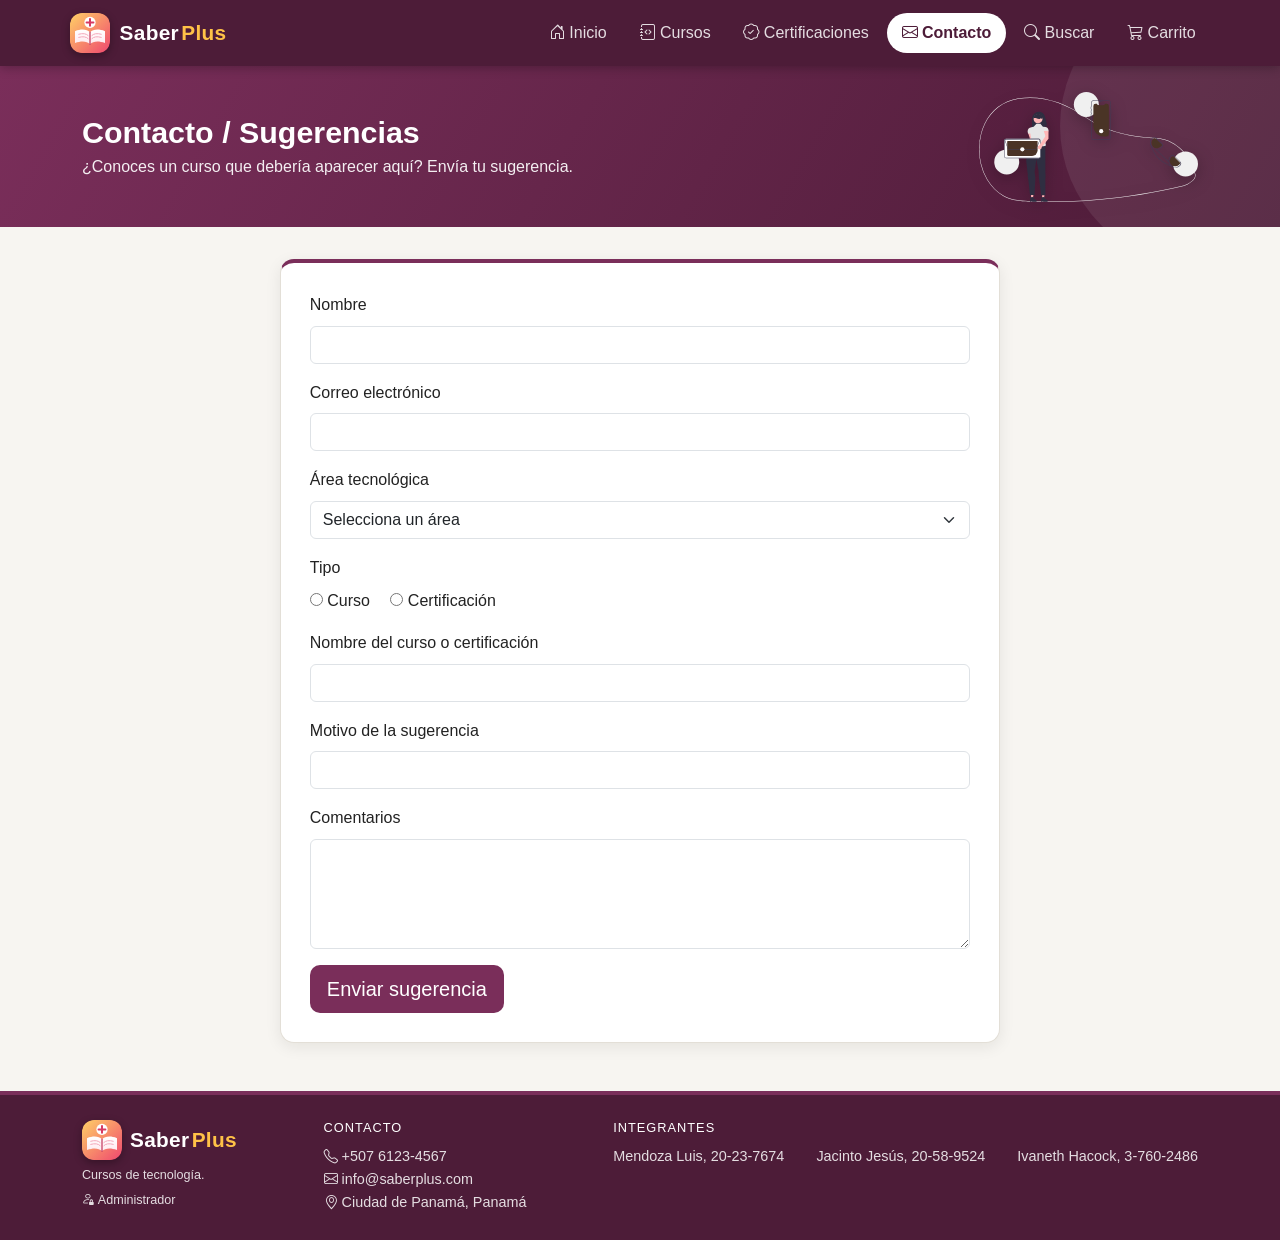
<file: html/contacto.html>
<!DOCTYPE html>
<html lang="es">
<head>
  <meta charset="UTF-8">
  <meta name="viewport" content="width=device-width, initial-scale=1">
  <title>Contacto / Sugerencias | Saber Plus</title>
  <link rel="icon" type="image/svg+xml" href="../images/logoSaberPlus.svg">
  <link rel="stylesheet" href="https://cdn.jsdelivr.net/npm/bootstrap@5.3.3/dist/css/bootstrap.min.css">
  <link rel="stylesheet" href="https://cdn.jsdelivr.net/npm/bootstrap-icons@1.11.3/font/bootstrap-icons.min.css">
  <link rel="stylesheet" href="../css/estilo.css">
</head>
<body style="--colorTema:#7a2e5a;--colorTemaOscuro:#4d1c38">
<header class="encabezadoSitio sticky-top">
  <nav class="navbar navbar-expand-md container-xl">
    <a class="marcaSitio navbar-brand" href="index.html"><img class="logoMarca" src="../images/logoSaberPlus.svg" alt="Logotipo de Saber Plus"><span class="nombreSitio">Saber<span class="plusMarca">Plus</span></span></a>
    <button class="navbar-toggler botonMenu" type="button" data-bs-toggle="collapse" data-bs-target="#menuPrincipal" aria-label="Abrir menú"><i class="bi bi-list"></i></button>
    <div class="collapse navbar-collapse" id="menuPrincipal">
      <ul class="navbar-nav ms-auto align-items-md-center gap-md-1"><li class="nav-item"><a class="enlaceMenu" href="index.html"><i class="bi bi-house-door"></i> Inicio</a></li><li class="nav-item"><a class="enlaceMenu" href="cursos.html"><i class="bi bi-journal-code"></i> Cursos</a></li><li class="nav-item"><a class="enlaceMenu" href="certificaciones.html"><i class="bi bi-patch-check"></i> Certificaciones</a></li><li class="nav-item"><a class="enlaceMenu paginaActual" href="contacto.html"><i class="bi bi-envelope"></i> Contacto</a></li><li class="nav-item"><a class="enlaceMenu" href="../php/buscarCursos.php"><i class="bi bi-search"></i> Buscar</a></li><li class="nav-item"><a class="enlaceMenu" href="../php/carrito.php"><i class="bi bi-cart3"></i> Carrito</a></li>
      </ul>
    </div>
  </nav>
</header>
<section class="heroPagina"><div class="container-xl heroContenido">
  <div class="d-flex align-items-center gap-3"><div><h1>Contacto / Sugerencias</h1><p>¿Conoces un curso que debería aparecer aquí? Envía tu sugerencia.</p></div></div><img class="imagenHero" src="../images/ilustracionContacto.svg" alt="">
</div></section>
<main class="container-xl contenidoPrincipal">
<div class="d-flex justify-content-center"><form action="../php/guardarContacto.php" method="post" class="formularioSugerencias">
          <div class="mb-3">
            <label for="nombreUsuario" class="form-label">Nombre</label>
            <input type="text" class="form-control" id="nombreUsuario" name="nombreUsuario" maxlength="100" required>
          </div>
          <div class="mb-3">
            <label for="correoUsuario" class="form-label">Correo electrónico</label>
            <input type="email" class="form-control" id="correoUsuario" name="correoUsuario" maxlength="120" required>
          </div>
          <div class="mb-3">
            <label for="areaTecnologica" class="form-label">Área tecnológica</label>
            <select class="form-select" id="areaTecnologica" name="areaTecnologica" required>
              <option value="">Selecciona un área</option>
              <option value="1">Ciberseguridad</option>
              <option value="2">Programación</option>
              <option value="3">Desarrollo Web</option>
              <option value="4">Redes</option>
              <option value="5">Bases de Datos</option>
              <option value="6">Electrónica</option>
              <option value="7">Red Team / Blue Team</option>
              <option value="8">Informática Forense</option>
            </select>
          </div>
          <fieldset class="mb-3">
            <legend class="form-label fs-6">Tipo</legend>
            <input type="radio" id="tipoCurso" name="tipoSugerencia" value="curso" required>
            <label for="tipoCurso" class="me-3">Curso</label>
            <input type="radio" id="tipoCertificacion" name="tipoSugerencia" value="certificacion">
            <label for="tipoCertificacion">Certificación</label>
          </fieldset>
          <div class="mb-3">
            <label for="nombreSugerencia" class="form-label">Nombre del curso o certificación</label>
            <input type="text" class="form-control" id="nombreSugerencia" name="nombreSugerencia" maxlength="150" required>
          </div>
          <div class="mb-3">
            <label for="motivoSugerencia" class="form-label">Motivo de la sugerencia</label>
            <input type="text" class="form-control" id="motivoSugerencia" name="motivoSugerencia" maxlength="255" required>
          </div>
          <div class="mb-3">
            <label for="comentarios" class="form-label">Comentarios</label>
            <textarea class="form-control" id="comentarios" name="comentarios" rows="4" maxlength="2000"></textarea>
          </div>
          <button type="submit" class="btn btnOficial btn-lg">Enviar sugerencia</button>
        </form></div>
</main>
<footer class="pieDePagina"><div class="container-xl">
  <div class="filaPie">
    <div class="bloquePie"><span class="d-flex align-items-center gap-2"><img class="logoMarca" src="../images/logoSaberPlus.svg" alt=""><strong class="nombreSitio">Saber<span class="plusMarca">Plus</span></strong></span><small>Cursos de tecnología.</small><small><a class="enlacePie" href="../php/login.php"><i class="bi bi-person-lock"></i> Administrador</a></small></div>
    <div class="bloquePie"><h4>Contacto</h4><ul class="listaPie"><li><i class="bi bi-telephone"></i> +507 6123-4567</li><li><i class="bi bi-envelope"></i> info@saberplus.com</li><li><i class="bi bi-geo-alt"></i> Ciudad de Panamá, Panamá</li></ul></div>
    <div class="bloquePie bloqueIntegrantes"><h4>Integrantes</h4><ul class="listaPie listaIntegrantes"><li>Mendoza Luis, 20-23-7674</li><li>Jacinto Jesús, 20-58-9524</li><li>Ivaneth Hacock, 3-760-2486</li></ul></div>
  </div>
</div></footer>
<script src="https://cdn.jsdelivr.net/npm/bootstrap@5.3.3/dist/js/bootstrap.bundle.min.js"></script>
</body>
</html>
</file>
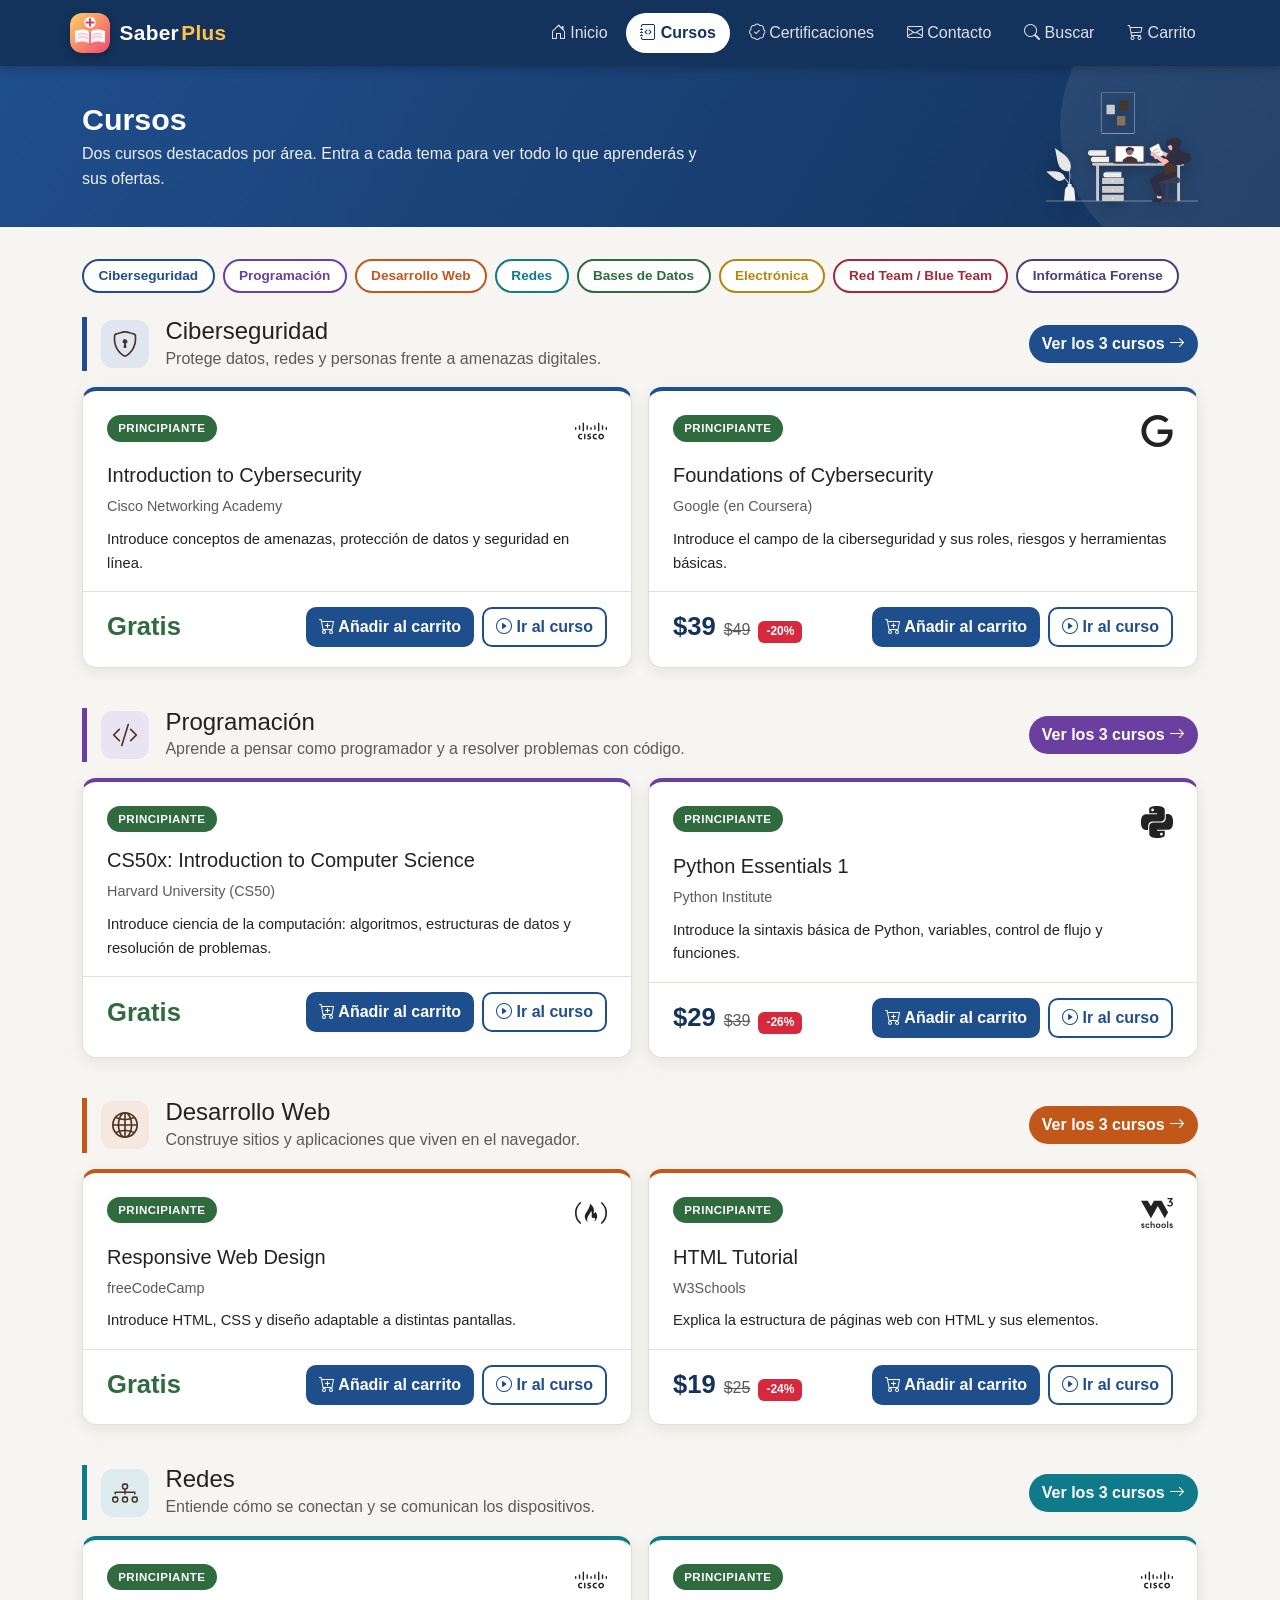
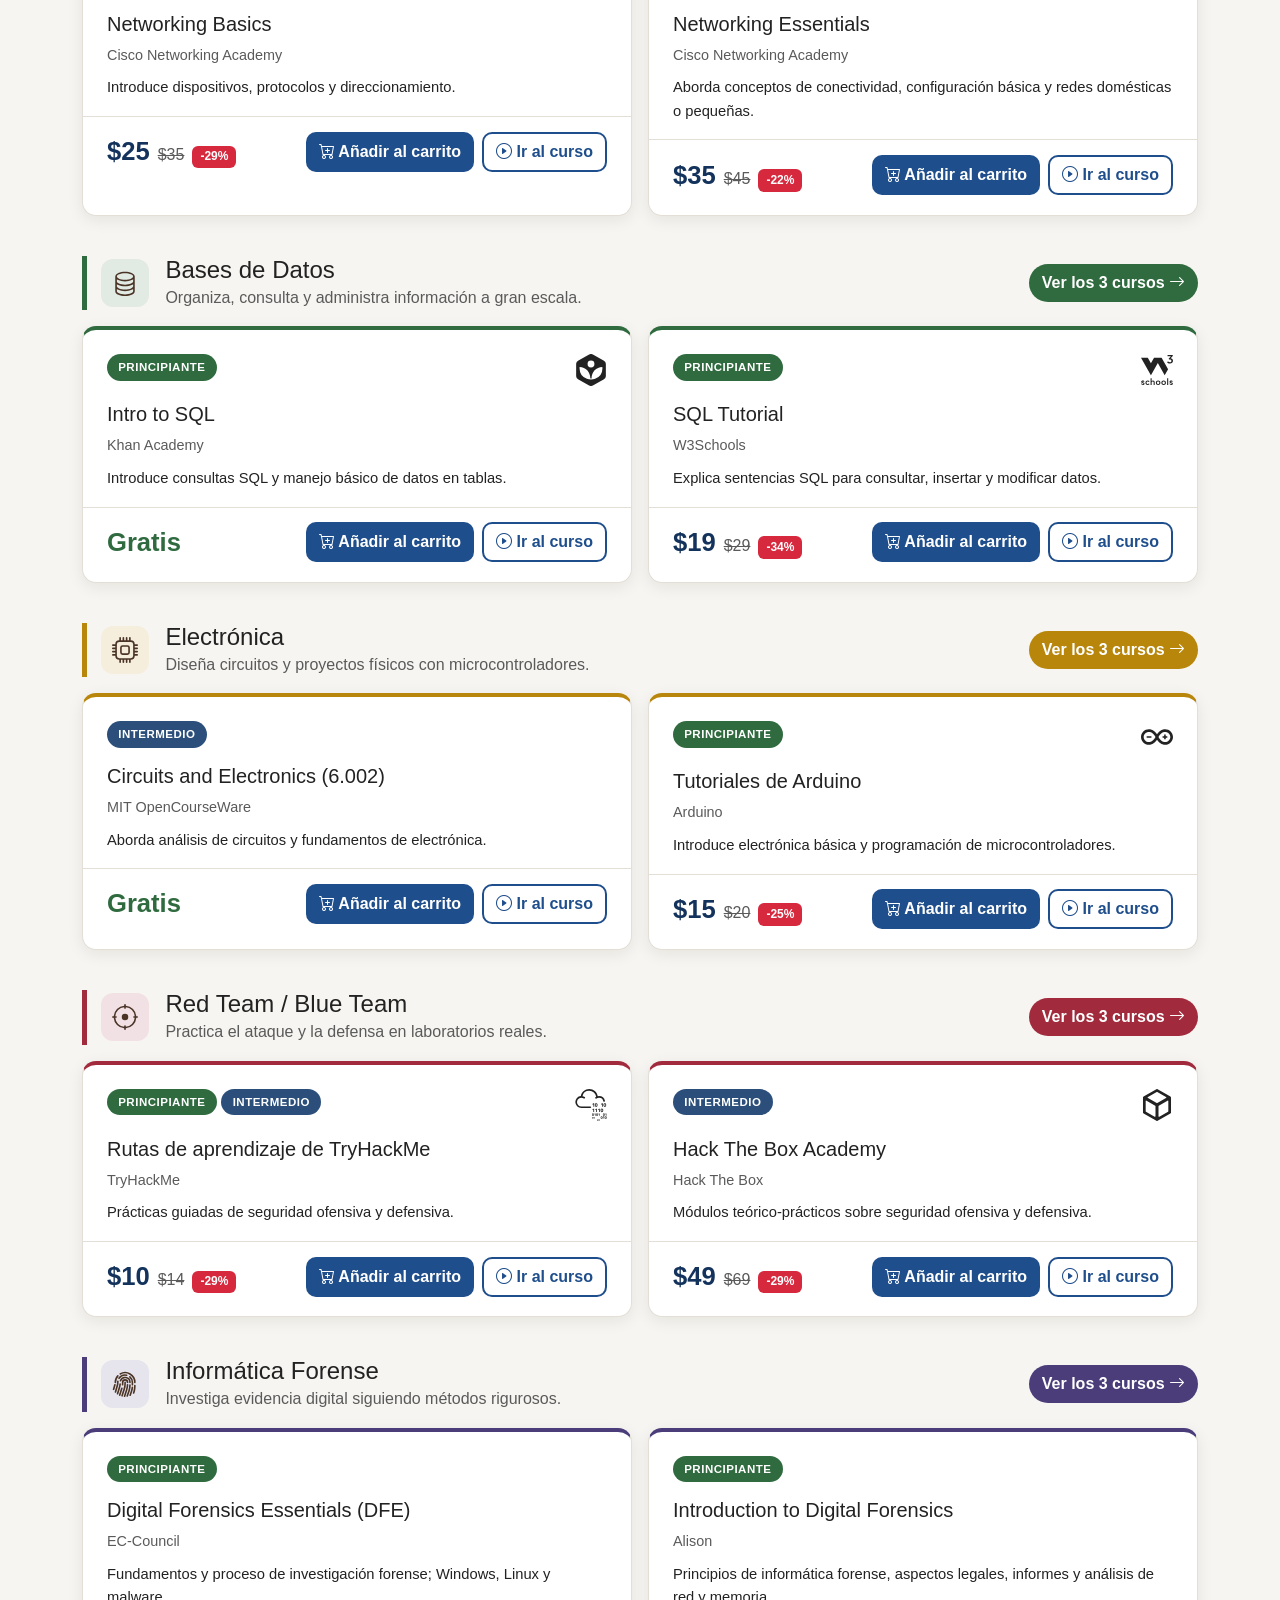
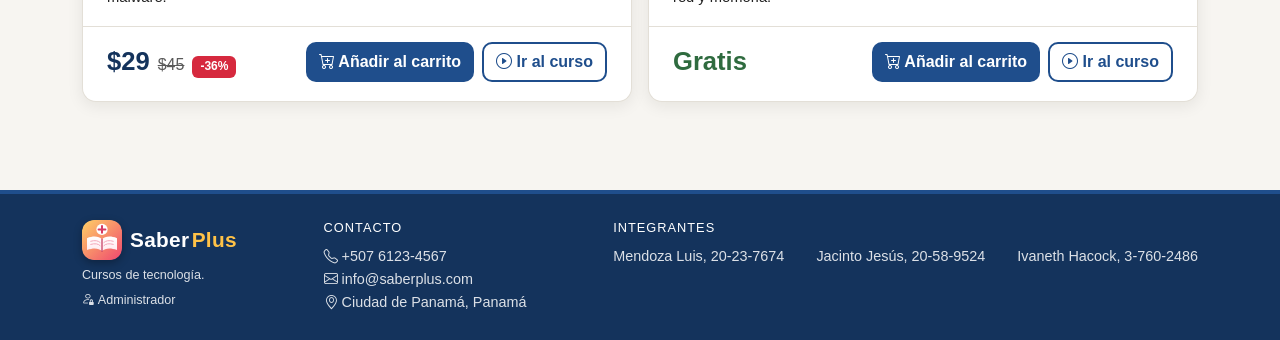
<file: html/cursos.html>
<!DOCTYPE html>
<html lang="es">
<head>
  <meta charset="UTF-8">
  <meta name="viewport" content="width=device-width, initial-scale=1">
  <title>Cursos | Saber Plus</title>
  <link rel="icon" type="image/svg+xml" href="../images/logoSaberPlus.svg">
  <link rel="stylesheet" href="https://cdn.jsdelivr.net/npm/bootstrap@5.3.3/dist/css/bootstrap.min.css">
  <link rel="stylesheet" href="https://cdn.jsdelivr.net/npm/bootstrap-icons@1.11.3/font/bootstrap-icons.min.css">
  <link rel="stylesheet" href="../css/estilo.css">
</head>
<body style="--colorTema:#1f4e8c;--colorTemaOscuro:#14335c">
<header class="encabezadoSitio sticky-top">
  <nav class="navbar navbar-expand-md container-xl">
    <a class="marcaSitio navbar-brand" href="index.html"><img class="logoMarca" src="../images/logoSaberPlus.svg" alt="Logotipo de Saber Plus"><span class="nombreSitio">Saber<span class="plusMarca">Plus</span></span></a>
    <button class="navbar-toggler botonMenu" type="button" data-bs-toggle="collapse" data-bs-target="#menuPrincipal" aria-label="Abrir menú"><i class="bi bi-list"></i></button>
    <div class="collapse navbar-collapse" id="menuPrincipal">
      <ul class="navbar-nav ms-auto align-items-md-center gap-md-1"><li class="nav-item"><a class="enlaceMenu" href="index.html"><i class="bi bi-house-door"></i> Inicio</a></li><li class="nav-item"><a class="enlaceMenu paginaActual" href="cursos.html"><i class="bi bi-journal-code"></i> Cursos</a></li><li class="nav-item"><a class="enlaceMenu" href="certificaciones.html"><i class="bi bi-patch-check"></i> Certificaciones</a></li><li class="nav-item"><a class="enlaceMenu" href="contacto.html"><i class="bi bi-envelope"></i> Contacto</a></li><li class="nav-item"><a class="enlaceMenu" href="../php/buscarCursos.php"><i class="bi bi-search"></i> Buscar</a></li><li class="nav-item"><a class="enlaceMenu" href="../php/carrito.php"><i class="bi bi-cart3"></i> Carrito</a></li>
      </ul>
    </div>
  </nav>
</header>
<section class="heroPagina"><div class="container-xl heroContenido">
  <div class="d-flex align-items-center gap-3"><div><h1>Cursos</h1><p>Dos cursos destacados por área. Entra a cada tema para ver todo lo que aprenderás y sus ofertas.</p></div></div><img class="imagenHero" src="../images/ilustracionAprendizaje.svg" alt="">
</div></section>
<main class="container-xl contenidoPrincipal">
<nav class="indiceAreas" aria-label="Áreas"><a href="#ciberseguridad" style="--colorArea:#1f4e8c">Ciberseguridad</a><a href="#programacion" style="--colorArea:#6a3fa0">Programación</a><a href="#desarrolloWeb" style="--colorArea:#c2571a">Desarrollo Web</a><a href="#redes" style="--colorArea:#0f7a8a">Redes</a><a href="#basesDeDatos" style="--colorArea:#2f6b3f">Bases de Datos</a><a href="#electronica" style="--colorArea:#b8860b">Electrónica</a><a href="#redBlueTeam" style="--colorArea:#a12b3d">Red Team / Blue Team</a><a href="#forense" style="--colorArea:#4a3d7a">Informática Forense</a></nav><section id="ciberseguridad" class="seccionArea" style="--colorArea:#1f4e8c">
<div class="cabeceraArea"><div class="d-flex align-items-center gap-3"><span class="chipIcono"><img src="../images/iconoCiberseguridad.svg" alt=""></span><div><h2 class="h4 mb-0">Ciberseguridad</h2><p class="mb-0 textoSuave">Protege datos, redes y personas frente a amenazas digitales.</p></div></div>
<a class="btn btnVerTodos" href="cursosCiberseguridad.html">Ver los 3 cursos <i class="bi bi-arrow-right"></i></a></div>
<div class="row g-3"><div class="col-md-6"><article class="tarjetaPes tarjetaCurso h-100">
<div class="p-4 pb-2"><div class="d-flex justify-content-between align-items-start"><div class="grupoNiveles"><span class="etiquetaNivel nivelPrincipiante">Principiante</span></div><img class="logoProveedor" src="../images/cisco.svg" alt="Logo de Cisco Networking Academy"></div>
<h3 class="h5 mt-3">Introduction to Cybersecurity</h3><p class="nombreProveedor">Cisco Networking Academy</p><p class="textoTemas">Introduce conceptos de amenazas, protección de datos y seguridad en línea.</p></div>
<div class="pieTarjeta"><div class="bloquePrecio"><span class="precioActual precioGratis">Gratis</span></div><div class="botonesTarjeta">
<form action="../php/carrito.php" method="post" class="formCarrito"><input type="hidden" name="accion" value="agregar"><input type="hidden" name="codigo" value="cursoIntroductionToCybersecurity"><button type="submit" class="btn btnCarrito"><i class="bi bi-cart-plus"></i> Añadir al carrito</button></form>
<a class="btn btnIrCurso" href="cursosCiberseguridad.html#cursoIntroductionToCybersecurity"><i class="bi bi-play-circle"></i> Ir al curso</a></div></div></article></div><div class="col-md-6"><article class="tarjetaPes tarjetaCurso h-100">
<div class="p-4 pb-2"><div class="d-flex justify-content-between align-items-start"><div class="grupoNiveles"><span class="etiquetaNivel nivelPrincipiante">Principiante</span></div><img class="logoProveedor" src="../images/google.svg" alt="Logo de Google (en Coursera)"></div>
<h3 class="h5 mt-3">Foundations of Cybersecurity</h3><p class="nombreProveedor">Google (en Coursera)</p><p class="textoTemas">Introduce el campo de la ciberseguridad y sus roles, riesgos y herramientas básicas.</p></div>
<div class="pieTarjeta"><div class="bloquePrecio"><span class="precioActual">$39</span><span class="precioAnterior">$49</span><span class="etiquetaOferta">-20%</span></div><div class="botonesTarjeta">
<form action="../php/carrito.php" method="post" class="formCarrito"><input type="hidden" name="accion" value="agregar"><input type="hidden" name="codigo" value="cursoFoundationsOfCybersecurity"><button type="submit" class="btn btnCarrito"><i class="bi bi-cart-plus"></i> Añadir al carrito</button></form>
<a class="btn btnIrCurso" href="cursosCiberseguridad.html#cursoFoundationsOfCybersecurity"><i class="bi bi-play-circle"></i> Ir al curso</a></div></div></article></div></div></section><section id="programacion" class="seccionArea" style="--colorArea:#6a3fa0">
<div class="cabeceraArea"><div class="d-flex align-items-center gap-3"><span class="chipIcono"><img src="../images/iconoProgramacion.svg" alt=""></span><div><h2 class="h4 mb-0">Programación</h2><p class="mb-0 textoSuave">Aprende a pensar como programador y a resolver problemas con código.</p></div></div>
<a class="btn btnVerTodos" href="cursosProgramacion.html">Ver los 3 cursos <i class="bi bi-arrow-right"></i></a></div>
<div class="row g-3"><div class="col-md-6"><article class="tarjetaPes tarjetaCurso h-100">
<div class="p-4 pb-2"><div class="d-flex justify-content-between align-items-start"><div class="grupoNiveles"><span class="etiquetaNivel nivelPrincipiante">Principiante</span></div></div>
<h3 class="h5 mt-3">CS50x: Introduction to Computer Science</h3><p class="nombreProveedor">Harvard University (CS50)</p><p class="textoTemas">Introduce ciencia de la computación: algoritmos, estructuras de datos y resolución de problemas.</p></div>
<div class="pieTarjeta"><div class="bloquePrecio"><span class="precioActual precioGratis">Gratis</span></div><div class="botonesTarjeta">
<form action="../php/carrito.php" method="post" class="formCarrito"><input type="hidden" name="accion" value="agregar"><input type="hidden" name="codigo" value="cursoCs50xIntroductionToComputerScience"><button type="submit" class="btn btnCarrito"><i class="bi bi-cart-plus"></i> Añadir al carrito</button></form>
<a class="btn btnIrCurso" href="cursosProgramacion.html#cursoCs50xIntroductionToComputerScience"><i class="bi bi-play-circle"></i> Ir al curso</a></div></div></article></div><div class="col-md-6"><article class="tarjetaPes tarjetaCurso h-100">
<div class="p-4 pb-2"><div class="d-flex justify-content-between align-items-start"><div class="grupoNiveles"><span class="etiquetaNivel nivelPrincipiante">Principiante</span></div><img class="logoProveedor" src="../images/python.svg" alt="Logo de Python Institute"></div>
<h3 class="h5 mt-3">Python Essentials 1</h3><p class="nombreProveedor">Python Institute</p><p class="textoTemas">Introduce la sintaxis básica de Python, variables, control de flujo y funciones.</p></div>
<div class="pieTarjeta"><div class="bloquePrecio"><span class="precioActual">$29</span><span class="precioAnterior">$39</span><span class="etiquetaOferta">-26%</span></div><div class="botonesTarjeta">
<form action="../php/carrito.php" method="post" class="formCarrito"><input type="hidden" name="accion" value="agregar"><input type="hidden" name="codigo" value="cursoPythonEssentials1"><button type="submit" class="btn btnCarrito"><i class="bi bi-cart-plus"></i> Añadir al carrito</button></form>
<a class="btn btnIrCurso" href="cursosProgramacion.html#cursoPythonEssentials1"><i class="bi bi-play-circle"></i> Ir al curso</a></div></div></article></div></div></section><section id="desarrolloWeb" class="seccionArea" style="--colorArea:#c2571a">
<div class="cabeceraArea"><div class="d-flex align-items-center gap-3"><span class="chipIcono"><img src="../images/iconoDesarrolloWeb.svg" alt=""></span><div><h2 class="h4 mb-0">Desarrollo Web</h2><p class="mb-0 textoSuave">Construye sitios y aplicaciones que viven en el navegador.</p></div></div>
<a class="btn btnVerTodos" href="cursosDesarrolloWeb.html">Ver los 3 cursos <i class="bi bi-arrow-right"></i></a></div>
<div class="row g-3"><div class="col-md-6"><article class="tarjetaPes tarjetaCurso h-100">
<div class="p-4 pb-2"><div class="d-flex justify-content-between align-items-start"><div class="grupoNiveles"><span class="etiquetaNivel nivelPrincipiante">Principiante</span></div><img class="logoProveedor" src="../images/freecodecamp.svg" alt="Logo de freeCodeCamp"></div>
<h3 class="h5 mt-3">Responsive Web Design</h3><p class="nombreProveedor">freeCodeCamp</p><p class="textoTemas">Introduce HTML, CSS y diseño adaptable a distintas pantallas.</p></div>
<div class="pieTarjeta"><div class="bloquePrecio"><span class="precioActual precioGratis">Gratis</span></div><div class="botonesTarjeta">
<form action="../php/carrito.php" method="post" class="formCarrito"><input type="hidden" name="accion" value="agregar"><input type="hidden" name="codigo" value="cursoResponsiveWebDesign"><button type="submit" class="btn btnCarrito"><i class="bi bi-cart-plus"></i> Añadir al carrito</button></form>
<a class="btn btnIrCurso" href="cursosDesarrolloWeb.html#cursoResponsiveWebDesign"><i class="bi bi-play-circle"></i> Ir al curso</a></div></div></article></div><div class="col-md-6"><article class="tarjetaPes tarjetaCurso h-100">
<div class="p-4 pb-2"><div class="d-flex justify-content-between align-items-start"><div class="grupoNiveles"><span class="etiquetaNivel nivelPrincipiante">Principiante</span></div><img class="logoProveedor" src="../images/w3schools.svg" alt="Logo de W3Schools"></div>
<h3 class="h5 mt-3">HTML Tutorial</h3><p class="nombreProveedor">W3Schools</p><p class="textoTemas">Explica la estructura de páginas web con HTML y sus elementos.</p></div>
<div class="pieTarjeta"><div class="bloquePrecio"><span class="precioActual">$19</span><span class="precioAnterior">$25</span><span class="etiquetaOferta">-24%</span></div><div class="botonesTarjeta">
<form action="../php/carrito.php" method="post" class="formCarrito"><input type="hidden" name="accion" value="agregar"><input type="hidden" name="codigo" value="cursoHtmlTutorial"><button type="submit" class="btn btnCarrito"><i class="bi bi-cart-plus"></i> Añadir al carrito</button></form>
<a class="btn btnIrCurso" href="cursosDesarrolloWeb.html#cursoHtmlTutorial"><i class="bi bi-play-circle"></i> Ir al curso</a></div></div></article></div></div></section><section id="redes" class="seccionArea" style="--colorArea:#0f7a8a">
<div class="cabeceraArea"><div class="d-flex align-items-center gap-3"><span class="chipIcono"><img src="../images/iconoRedes.svg" alt=""></span><div><h2 class="h4 mb-0">Redes</h2><p class="mb-0 textoSuave">Entiende cómo se conectan y se comunican los dispositivos.</p></div></div>
<a class="btn btnVerTodos" href="cursosRedes.html">Ver los 3 cursos <i class="bi bi-arrow-right"></i></a></div>
<div class="row g-3"><div class="col-md-6"><article class="tarjetaPes tarjetaCurso h-100">
<div class="p-4 pb-2"><div class="d-flex justify-content-between align-items-start"><div class="grupoNiveles"><span class="etiquetaNivel nivelPrincipiante">Principiante</span></div><img class="logoProveedor" src="../images/cisco.svg" alt="Logo de Cisco Networking Academy"></div>
<h3 class="h5 mt-3">Networking Basics</h3><p class="nombreProveedor">Cisco Networking Academy</p><p class="textoTemas">Introduce dispositivos, protocolos y direccionamiento.</p></div>
<div class="pieTarjeta"><div class="bloquePrecio"><span class="precioActual">$25</span><span class="precioAnterior">$35</span><span class="etiquetaOferta">-29%</span></div><div class="botonesTarjeta">
<form action="../php/carrito.php" method="post" class="formCarrito"><input type="hidden" name="accion" value="agregar"><input type="hidden" name="codigo" value="cursoNetworkingBasics"><button type="submit" class="btn btnCarrito"><i class="bi bi-cart-plus"></i> Añadir al carrito</button></form>
<a class="btn btnIrCurso" href="cursosRedes.html#cursoNetworkingBasics"><i class="bi bi-play-circle"></i> Ir al curso</a></div></div></article></div><div class="col-md-6"><article class="tarjetaPes tarjetaCurso h-100">
<div class="p-4 pb-2"><div class="d-flex justify-content-between align-items-start"><div class="grupoNiveles"><span class="etiquetaNivel nivelPrincipiante">Principiante</span></div><img class="logoProveedor" src="../images/cisco.svg" alt="Logo de Cisco Networking Academy"></div>
<h3 class="h5 mt-3">Networking Essentials</h3><p class="nombreProveedor">Cisco Networking Academy</p><p class="textoTemas">Aborda conceptos de conectividad, configuración básica y redes domésticas o pequeñas.</p></div>
<div class="pieTarjeta"><div class="bloquePrecio"><span class="precioActual">$35</span><span class="precioAnterior">$45</span><span class="etiquetaOferta">-22%</span></div><div class="botonesTarjeta">
<form action="../php/carrito.php" method="post" class="formCarrito"><input type="hidden" name="accion" value="agregar"><input type="hidden" name="codigo" value="cursoNetworkingEssentials"><button type="submit" class="btn btnCarrito"><i class="bi bi-cart-plus"></i> Añadir al carrito</button></form>
<a class="btn btnIrCurso" href="cursosRedes.html#cursoNetworkingEssentials"><i class="bi bi-play-circle"></i> Ir al curso</a></div></div></article></div></div></section><section id="basesDeDatos" class="seccionArea" style="--colorArea:#2f6b3f">
<div class="cabeceraArea"><div class="d-flex align-items-center gap-3"><span class="chipIcono"><img src="../images/iconoBasesDeDatos.svg" alt=""></span><div><h2 class="h4 mb-0">Bases de Datos</h2><p class="mb-0 textoSuave">Organiza, consulta y administra información a gran escala.</p></div></div>
<a class="btn btnVerTodos" href="cursosBasesDeDatos.html">Ver los 3 cursos <i class="bi bi-arrow-right"></i></a></div>
<div class="row g-3"><div class="col-md-6"><article class="tarjetaPes tarjetaCurso h-100">
<div class="p-4 pb-2"><div class="d-flex justify-content-between align-items-start"><div class="grupoNiveles"><span class="etiquetaNivel nivelPrincipiante">Principiante</span></div><img class="logoProveedor" src="../images/khanacademy.svg" alt="Logo de Khan Academy"></div>
<h3 class="h5 mt-3">Intro to SQL</h3><p class="nombreProveedor">Khan Academy</p><p class="textoTemas">Introduce consultas SQL y manejo básico de datos en tablas.</p></div>
<div class="pieTarjeta"><div class="bloquePrecio"><span class="precioActual precioGratis">Gratis</span></div><div class="botonesTarjeta">
<form action="../php/carrito.php" method="post" class="formCarrito"><input type="hidden" name="accion" value="agregar"><input type="hidden" name="codigo" value="cursoIntroToSql"><button type="submit" class="btn btnCarrito"><i class="bi bi-cart-plus"></i> Añadir al carrito</button></form>
<a class="btn btnIrCurso" href="cursosBasesDeDatos.html#cursoIntroToSql"><i class="bi bi-play-circle"></i> Ir al curso</a></div></div></article></div><div class="col-md-6"><article class="tarjetaPes tarjetaCurso h-100">
<div class="p-4 pb-2"><div class="d-flex justify-content-between align-items-start"><div class="grupoNiveles"><span class="etiquetaNivel nivelPrincipiante">Principiante</span></div><img class="logoProveedor" src="../images/w3schools.svg" alt="Logo de W3Schools"></div>
<h3 class="h5 mt-3">SQL Tutorial</h3><p class="nombreProveedor">W3Schools</p><p class="textoTemas">Explica sentencias SQL para consultar, insertar y modificar datos.</p></div>
<div class="pieTarjeta"><div class="bloquePrecio"><span class="precioActual">$19</span><span class="precioAnterior">$29</span><span class="etiquetaOferta">-34%</span></div><div class="botonesTarjeta">
<form action="../php/carrito.php" method="post" class="formCarrito"><input type="hidden" name="accion" value="agregar"><input type="hidden" name="codigo" value="cursoSqlTutorial"><button type="submit" class="btn btnCarrito"><i class="bi bi-cart-plus"></i> Añadir al carrito</button></form>
<a class="btn btnIrCurso" href="cursosBasesDeDatos.html#cursoSqlTutorial"><i class="bi bi-play-circle"></i> Ir al curso</a></div></div></article></div></div></section><section id="electronica" class="seccionArea" style="--colorArea:#b8860b">
<div class="cabeceraArea"><div class="d-flex align-items-center gap-3"><span class="chipIcono"><img src="../images/iconoElectronica.svg" alt=""></span><div><h2 class="h4 mb-0">Electrónica</h2><p class="mb-0 textoSuave">Diseña circuitos y proyectos físicos con microcontroladores.</p></div></div>
<a class="btn btnVerTodos" href="cursosElectronica.html">Ver los 3 cursos <i class="bi bi-arrow-right"></i></a></div>
<div class="row g-3"><div class="col-md-6"><article class="tarjetaPes tarjetaCurso h-100">
<div class="p-4 pb-2"><div class="d-flex justify-content-between align-items-start"><div class="grupoNiveles"><span class="etiquetaNivel nivelIntermedio">Intermedio</span></div></div>
<h3 class="h5 mt-3">Circuits and Electronics (6.002)</h3><p class="nombreProveedor">MIT OpenCourseWare</p><p class="textoTemas">Aborda análisis de circuitos y fundamentos de electrónica.</p></div>
<div class="pieTarjeta"><div class="bloquePrecio"><span class="precioActual precioGratis">Gratis</span></div><div class="botonesTarjeta">
<form action="../php/carrito.php" method="post" class="formCarrito"><input type="hidden" name="accion" value="agregar"><input type="hidden" name="codigo" value="cursoCircuitsAndElectronics6002"><button type="submit" class="btn btnCarrito"><i class="bi bi-cart-plus"></i> Añadir al carrito</button></form>
<a class="btn btnIrCurso" href="cursosElectronica.html#cursoCircuitsAndElectronics6002"><i class="bi bi-play-circle"></i> Ir al curso</a></div></div></article></div><div class="col-md-6"><article class="tarjetaPes tarjetaCurso h-100">
<div class="p-4 pb-2"><div class="d-flex justify-content-between align-items-start"><div class="grupoNiveles"><span class="etiquetaNivel nivelPrincipiante">Principiante</span></div><img class="logoProveedor" src="../images/arduino.svg" alt="Logo de Arduino"></div>
<h3 class="h5 mt-3">Tutoriales de Arduino</h3><p class="nombreProveedor">Arduino</p><p class="textoTemas">Introduce electrónica básica y programación de microcontroladores.</p></div>
<div class="pieTarjeta"><div class="bloquePrecio"><span class="precioActual">$15</span><span class="precioAnterior">$20</span><span class="etiquetaOferta">-25%</span></div><div class="botonesTarjeta">
<form action="../php/carrito.php" method="post" class="formCarrito"><input type="hidden" name="accion" value="agregar"><input type="hidden" name="codigo" value="cursoTutorialesDeArduino"><button type="submit" class="btn btnCarrito"><i class="bi bi-cart-plus"></i> Añadir al carrito</button></form>
<a class="btn btnIrCurso" href="cursosElectronica.html#cursoTutorialesDeArduino"><i class="bi bi-play-circle"></i> Ir al curso</a></div></div></article></div></div></section><section id="redBlueTeam" class="seccionArea" style="--colorArea:#a12b3d">
<div class="cabeceraArea"><div class="d-flex align-items-center gap-3"><span class="chipIcono"><img src="../images/iconoRedBlueTeam.svg" alt=""></span><div><h2 class="h4 mb-0">Red Team / Blue Team</h2><p class="mb-0 textoSuave">Practica el ataque y la defensa en laboratorios reales.</p></div></div>
<a class="btn btnVerTodos" href="cursosRedBlueTeam.html">Ver los 3 cursos <i class="bi bi-arrow-right"></i></a></div>
<div class="row g-3"><div class="col-md-6"><article class="tarjetaPes tarjetaCurso h-100">
<div class="p-4 pb-2"><div class="d-flex justify-content-between align-items-start"><div class="grupoNiveles"><span class="etiquetaNivel nivelPrincipiante">Principiante</span><span class="etiquetaNivel nivelIntermedio">Intermedio</span></div><img class="logoProveedor" src="../images/tryhackme.svg" alt="Logo de TryHackMe"></div>
<h3 class="h5 mt-3">Rutas de aprendizaje de TryHackMe</h3><p class="nombreProveedor">TryHackMe</p><p class="textoTemas">Prácticas guiadas de seguridad ofensiva y defensiva.</p></div>
<div class="pieTarjeta"><div class="bloquePrecio"><span class="precioActual">$10</span><span class="precioAnterior">$14</span><span class="etiquetaOferta">-29%</span></div><div class="botonesTarjeta">
<form action="../php/carrito.php" method="post" class="formCarrito"><input type="hidden" name="accion" value="agregar"><input type="hidden" name="codigo" value="cursoRutasDeAprendizajeDeTryhackme"><button type="submit" class="btn btnCarrito"><i class="bi bi-cart-plus"></i> Añadir al carrito</button></form>
<a class="btn btnIrCurso" href="cursosRedBlueTeam.html#cursoRutasDeAprendizajeDeTryhackme"><i class="bi bi-play-circle"></i> Ir al curso</a></div></div></article></div><div class="col-md-6"><article class="tarjetaPes tarjetaCurso h-100">
<div class="p-4 pb-2"><div class="d-flex justify-content-between align-items-start"><div class="grupoNiveles"><span class="etiquetaNivel nivelIntermedio">Intermedio</span></div><img class="logoProveedor" src="../images/hackthebox.svg" alt="Logo de Hack The Box"></div>
<h3 class="h5 mt-3">Hack The Box Academy</h3><p class="nombreProveedor">Hack The Box</p><p class="textoTemas">Módulos teórico-prácticos sobre seguridad ofensiva y defensiva.</p></div>
<div class="pieTarjeta"><div class="bloquePrecio"><span class="precioActual">$49</span><span class="precioAnterior">$69</span><span class="etiquetaOferta">-29%</span></div><div class="botonesTarjeta">
<form action="../php/carrito.php" method="post" class="formCarrito"><input type="hidden" name="accion" value="agregar"><input type="hidden" name="codigo" value="cursoHackTheBoxAcademy"><button type="submit" class="btn btnCarrito"><i class="bi bi-cart-plus"></i> Añadir al carrito</button></form>
<a class="btn btnIrCurso" href="cursosRedBlueTeam.html#cursoHackTheBoxAcademy"><i class="bi bi-play-circle"></i> Ir al curso</a></div></div></article></div></div></section><section id="forense" class="seccionArea" style="--colorArea:#4a3d7a">
<div class="cabeceraArea"><div class="d-flex align-items-center gap-3"><span class="chipIcono"><img src="../images/iconoForense.svg" alt=""></span><div><h2 class="h4 mb-0">Informática Forense</h2><p class="mb-0 textoSuave">Investiga evidencia digital siguiendo métodos rigurosos.</p></div></div>
<a class="btn btnVerTodos" href="cursosForense.html">Ver los 3 cursos <i class="bi bi-arrow-right"></i></a></div>
<div class="row g-3"><div class="col-md-6"><article class="tarjetaPes tarjetaCurso h-100">
<div class="p-4 pb-2"><div class="d-flex justify-content-between align-items-start"><div class="grupoNiveles"><span class="etiquetaNivel nivelPrincipiante">Principiante</span></div></div>
<h3 class="h5 mt-3">Digital Forensics Essentials (DFE)</h3><p class="nombreProveedor">EC-Council</p><p class="textoTemas">Fundamentos y proceso de investigación forense; Windows, Linux y malware.</p></div>
<div class="pieTarjeta"><div class="bloquePrecio"><span class="precioActual">$29</span><span class="precioAnterior">$45</span><span class="etiquetaOferta">-36%</span></div><div class="botonesTarjeta">
<form action="../php/carrito.php" method="post" class="formCarrito"><input type="hidden" name="accion" value="agregar"><input type="hidden" name="codigo" value="cursoDigitalForensicsEssentialsDfe"><button type="submit" class="btn btnCarrito"><i class="bi bi-cart-plus"></i> Añadir al carrito</button></form>
<a class="btn btnIrCurso" href="cursosForense.html#cursoDigitalForensicsEssentialsDfe"><i class="bi bi-play-circle"></i> Ir al curso</a></div></div></article></div><div class="col-md-6"><article class="tarjetaPes tarjetaCurso h-100">
<div class="p-4 pb-2"><div class="d-flex justify-content-between align-items-start"><div class="grupoNiveles"><span class="etiquetaNivel nivelPrincipiante">Principiante</span></div></div>
<h3 class="h5 mt-3">Introduction to Digital Forensics</h3><p class="nombreProveedor">Alison</p><p class="textoTemas">Principios de informática forense, aspectos legales, informes y análisis de red y memoria.</p></div>
<div class="pieTarjeta"><div class="bloquePrecio"><span class="precioActual precioGratis">Gratis</span></div><div class="botonesTarjeta">
<form action="../php/carrito.php" method="post" class="formCarrito"><input type="hidden" name="accion" value="agregar"><input type="hidden" name="codigo" value="cursoIntroductionToDigitalForensics"><button type="submit" class="btn btnCarrito"><i class="bi bi-cart-plus"></i> Añadir al carrito</button></form>
<a class="btn btnIrCurso" href="cursosForense.html#cursoIntroductionToDigitalForensics"><i class="bi bi-play-circle"></i> Ir al curso</a></div></div></article></div></div></section>
</main>
<footer class="pieDePagina"><div class="container-xl">
  <div class="filaPie">
    <div class="bloquePie"><span class="d-flex align-items-center gap-2"><img class="logoMarca" src="../images/logoSaberPlus.svg" alt=""><strong class="nombreSitio">Saber<span class="plusMarca">Plus</span></strong></span><small>Cursos de tecnología.</small><small><a class="enlacePie" href="../php/login.php"><i class="bi bi-person-lock"></i> Administrador</a></small></div>
    <div class="bloquePie"><h4>Contacto</h4><ul class="listaPie"><li><i class="bi bi-telephone"></i> +507 6123-4567</li><li><i class="bi bi-envelope"></i> info@saberplus.com</li><li><i class="bi bi-geo-alt"></i> Ciudad de Panamá, Panamá</li></ul></div>
    <div class="bloquePie bloqueIntegrantes"><h4>Integrantes</h4><ul class="listaPie listaIntegrantes"><li>Mendoza Luis, 20-23-7674</li><li>Jacinto Jesús, 20-58-9524</li><li>Ivaneth Hacock, 3-760-2486</li></ul></div>
  </div>
</div></footer>
<script src="https://cdn.jsdelivr.net/npm/bootstrap@5.3.3/dist/js/bootstrap.bundle.min.js"></script>
</body>
</html>
</file>
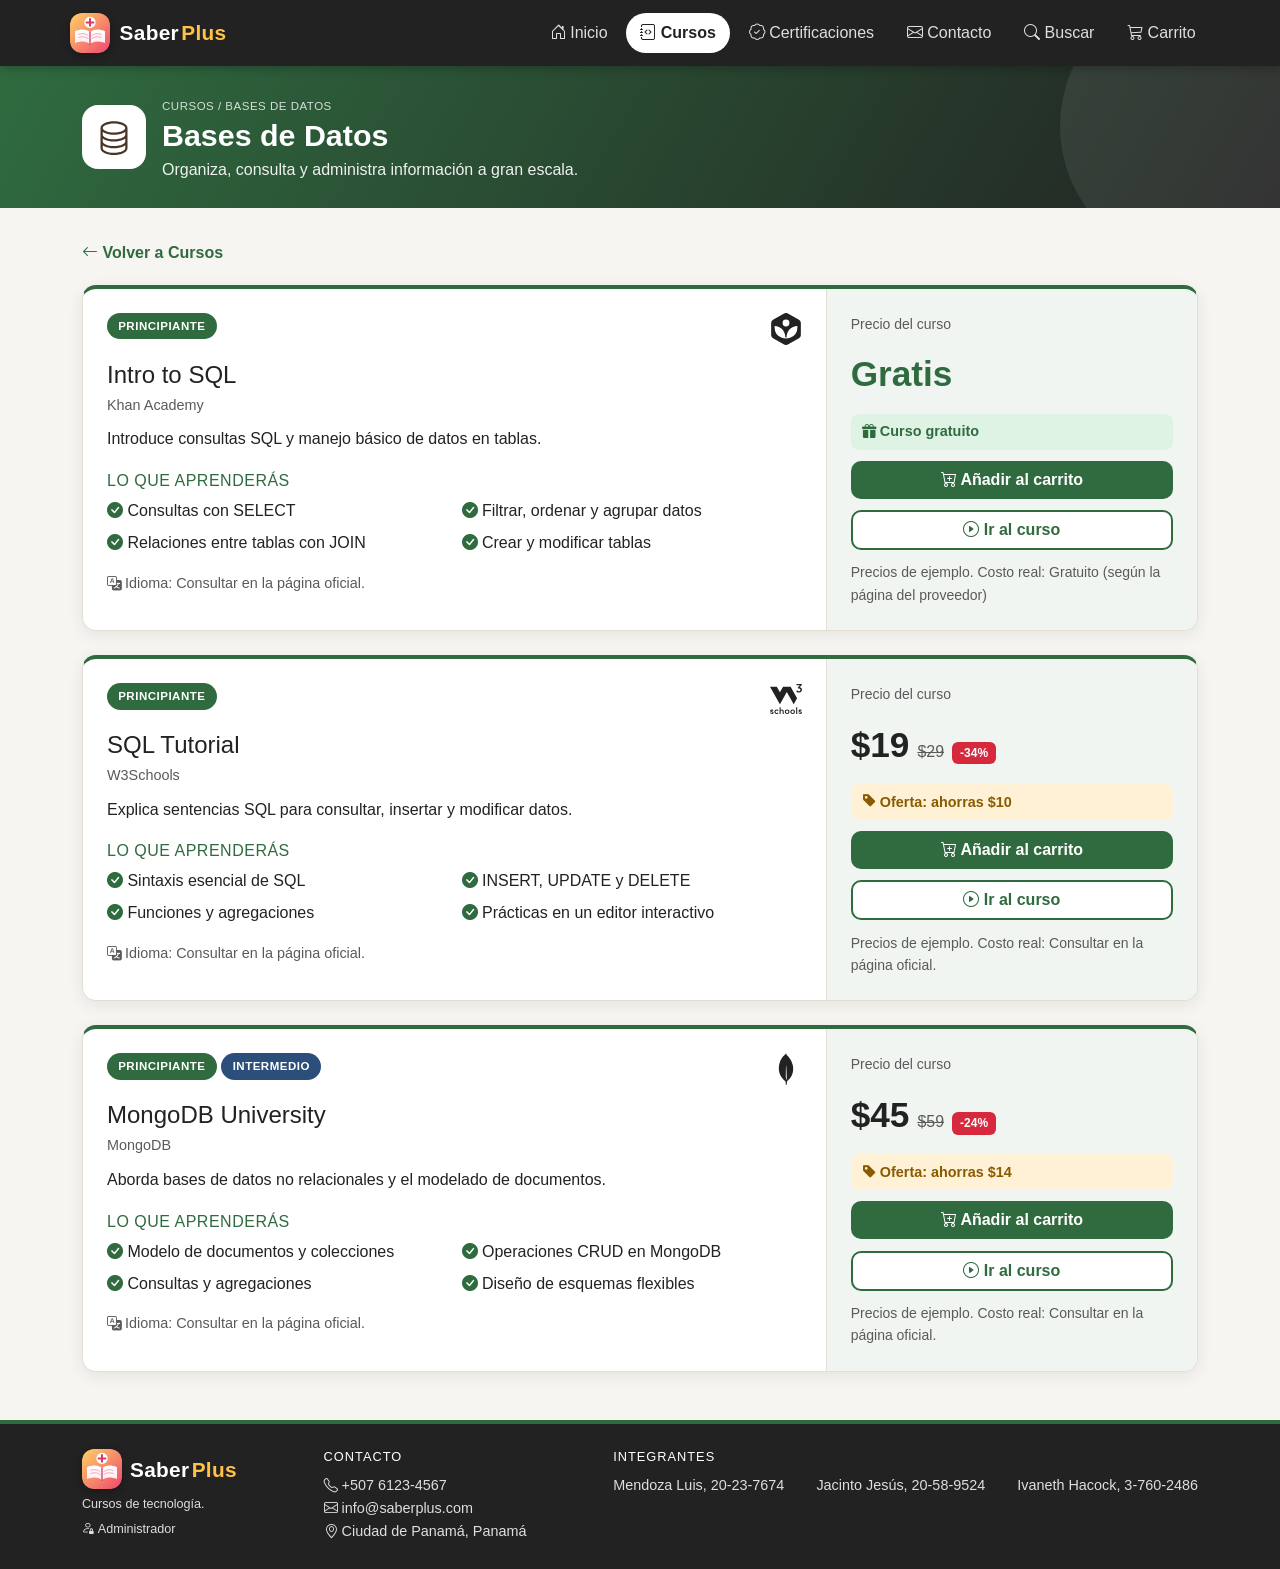
<file: html/cursosBasesDeDatos.html>
<!DOCTYPE html>
<html lang="es">
<head>
  <meta charset="UTF-8">
  <meta name="viewport" content="width=device-width, initial-scale=1">
  <title>Bases de Datos | Saber Plus</title>
  <link rel="icon" type="image/svg+xml" href="../images/logoSaberPlus.svg">
  <link rel="stylesheet" href="https://cdn.jsdelivr.net/npm/bootstrap@5.3.3/dist/css/bootstrap.min.css">
  <link rel="stylesheet" href="https://cdn.jsdelivr.net/npm/bootstrap-icons@1.11.3/font/bootstrap-icons.min.css">
  <link rel="stylesheet" href="../css/estilo.css">
</head>
<body style="--colorTema:#2f6b3f;--colorTemaOscuro:#222">
<header class="encabezadoSitio sticky-top">
  <nav class="navbar navbar-expand-md container-xl">
    <a class="marcaSitio navbar-brand" href="index.html"><img class="logoMarca" src="../images/logoSaberPlus.svg" alt="Logotipo de Saber Plus"><span class="nombreSitio">Saber<span class="plusMarca">Plus</span></span></a>
    <button class="navbar-toggler botonMenu" type="button" data-bs-toggle="collapse" data-bs-target="#menuPrincipal" aria-label="Abrir menú"><i class="bi bi-list"></i></button>
    <div class="collapse navbar-collapse" id="menuPrincipal">
      <ul class="navbar-nav ms-auto align-items-md-center gap-md-1"><li class="nav-item"><a class="enlaceMenu" href="index.html"><i class="bi bi-house-door"></i> Inicio</a></li><li class="nav-item"><a class="enlaceMenu paginaActual" href="cursos.html"><i class="bi bi-journal-code"></i> Cursos</a></li><li class="nav-item"><a class="enlaceMenu" href="certificaciones.html"><i class="bi bi-patch-check"></i> Certificaciones</a></li><li class="nav-item"><a class="enlaceMenu" href="contacto.html"><i class="bi bi-envelope"></i> Contacto</a></li><li class="nav-item"><a class="enlaceMenu" href="../php/buscarCursos.php"><i class="bi bi-search"></i> Buscar</a></li><li class="nav-item"><a class="enlaceMenu" href="../php/carrito.php"><i class="bi bi-cart3"></i> Carrito</a></li>
      </ul>
    </div>
  </nav>
</header>
<section class="heroPagina"><div class="container-xl heroContenido">
  <div class="d-flex align-items-center gap-3"><span class="iconoHero"><img src="../images/iconoBasesDeDatos.svg" alt=""></span><div><small class="migas">Cursos / Bases de Datos</small><h1>Bases de Datos</h1><p>Organiza, consulta y administra información a gran escala.</p></div></div>
</div></section>
<main class="container-xl contenidoPrincipal">
<a class="enlaceVolver" href="cursos.html#basesDeDatos"><i class="bi bi-arrow-left"></i> Volver a Cursos</a><div class="d-flex flex-column gap-4"><article id="cursoIntroToSql" class="tarjetaPes cursoDetalle"><div class="row g-0">
<div class="col-lg-8 p-4"><div class="d-flex justify-content-between align-items-start"><div class="grupoNiveles"><span class="etiquetaNivel nivelPrincipiante">Principiante</span></div><img class="logoProveedor" src="../images/khanacademy.svg" alt="Logo de Khan Academy"></div>
<h2 class="h4 mt-3 mb-1">Intro to SQL</h2><p class="nombreProveedor">Khan Academy</p><p>Introduce consultas SQL y manejo básico de datos en tablas.</p>
<h3 class="h6 tituloAprenderas">Lo que aprenderás</h3><ul class="listaAprenderas"><li><i class="bi bi-check-circle-fill"></i> Consultas con SELECT</li><li><i class="bi bi-check-circle-fill"></i> Filtrar, ordenar y agrupar datos</li><li><i class="bi bi-check-circle-fill"></i> Relaciones entre tablas con JOIN</li><li><i class="bi bi-check-circle-fill"></i> Crear y modificar tablas</li></ul>
<p class="datoExtra mb-0"><i class="bi bi-translate"></i> Idioma: Consultar en la página oficial.</p></div>
<aside class="col-lg-4 panelCompra"><span class="textoSuave small">Precio del curso</span><div class="bloquePrecio bloquePrecioGrande"><span class="precioActual precioGratis">Gratis</span></div><div class="avisoOferta avisoGratis"><i class="bi bi-gift-fill"></i> Curso gratuito</div>
<form action="../php/carrito.php" method="post" class="formCarrito"><input type="hidden" name="accion" value="agregar"><input type="hidden" name="codigo" value="cursoIntroToSql"><button type="submit" class="btn btnCarrito w-100"><i class="bi bi-cart-plus"></i> Añadir al carrito</button></form>
<a class="btn btnIrCurso w-100" href="https://www.khanacademy.org" target="_blank" rel="noopener"><i class="bi bi-play-circle"></i> Ir al curso</a>
<small class="textoSuave">Precios de ejemplo. Costo real: Gratuito (según la página del proveedor)</small></aside></div></article><article id="cursoSqlTutorial" class="tarjetaPes cursoDetalle"><div class="row g-0">
<div class="col-lg-8 p-4"><div class="d-flex justify-content-between align-items-start"><div class="grupoNiveles"><span class="etiquetaNivel nivelPrincipiante">Principiante</span></div><img class="logoProveedor" src="../images/w3schools.svg" alt="Logo de W3Schools"></div>
<h2 class="h4 mt-3 mb-1">SQL Tutorial</h2><p class="nombreProveedor">W3Schools</p><p>Explica sentencias SQL para consultar, insertar y modificar datos.</p>
<h3 class="h6 tituloAprenderas">Lo que aprenderás</h3><ul class="listaAprenderas"><li><i class="bi bi-check-circle-fill"></i> Sintaxis esencial de SQL</li><li><i class="bi bi-check-circle-fill"></i> INSERT, UPDATE y DELETE</li><li><i class="bi bi-check-circle-fill"></i> Funciones y agregaciones</li><li><i class="bi bi-check-circle-fill"></i> Prácticas en un editor interactivo</li></ul>
<p class="datoExtra mb-0"><i class="bi bi-translate"></i> Idioma: Consultar en la página oficial.</p></div>
<aside class="col-lg-4 panelCompra"><span class="textoSuave small">Precio del curso</span><div class="bloquePrecio bloquePrecioGrande"><span class="precioActual">$19</span><span class="precioAnterior">$29</span><span class="etiquetaOferta">-34%</span></div><div class="avisoOferta"><i class="bi bi-tag-fill"></i> Oferta: ahorras $10</div>
<form action="../php/carrito.php" method="post" class="formCarrito"><input type="hidden" name="accion" value="agregar"><input type="hidden" name="codigo" value="cursoSqlTutorial"><button type="submit" class="btn btnCarrito w-100"><i class="bi bi-cart-plus"></i> Añadir al carrito</button></form>
<a class="btn btnIrCurso w-100" href="https://www.w3schools.com/sql/" target="_blank" rel="noopener"><i class="bi bi-play-circle"></i> Ir al curso</a>
<small class="textoSuave">Precios de ejemplo. Costo real: Consultar en la página oficial.</small></aside></div></article><article id="cursoMongodbUniversity" class="tarjetaPes cursoDetalle"><div class="row g-0">
<div class="col-lg-8 p-4"><div class="d-flex justify-content-between align-items-start"><div class="grupoNiveles"><span class="etiquetaNivel nivelPrincipiante">Principiante</span><span class="etiquetaNivel nivelIntermedio">Intermedio</span></div><img class="logoProveedor" src="../images/mongodb.svg" alt="Logo de MongoDB"></div>
<h2 class="h4 mt-3 mb-1">MongoDB University</h2><p class="nombreProveedor">MongoDB</p><p>Aborda bases de datos no relacionales y el modelado de documentos.</p>
<h3 class="h6 tituloAprenderas">Lo que aprenderás</h3><ul class="listaAprenderas"><li><i class="bi bi-check-circle-fill"></i> Modelo de documentos y colecciones</li><li><i class="bi bi-check-circle-fill"></i> Operaciones CRUD en MongoDB</li><li><i class="bi bi-check-circle-fill"></i> Consultas y agregaciones</li><li><i class="bi bi-check-circle-fill"></i> Diseño de esquemas flexibles</li></ul>
<p class="datoExtra mb-0"><i class="bi bi-translate"></i> Idioma: Consultar en la página oficial.</p></div>
<aside class="col-lg-4 panelCompra"><span class="textoSuave small">Precio del curso</span><div class="bloquePrecio bloquePrecioGrande"><span class="precioActual">$45</span><span class="precioAnterior">$59</span><span class="etiquetaOferta">-24%</span></div><div class="avisoOferta"><i class="bi bi-tag-fill"></i> Oferta: ahorras $14</div>
<form action="../php/carrito.php" method="post" class="formCarrito"><input type="hidden" name="accion" value="agregar"><input type="hidden" name="codigo" value="cursoMongodbUniversity"><button type="submit" class="btn btnCarrito w-100"><i class="bi bi-cart-plus"></i> Añadir al carrito</button></form>
<a class="btn btnIrCurso w-100" href="https://learn.mongodb.com" target="_blank" rel="noopener"><i class="bi bi-play-circle"></i> Ir al curso</a>
<small class="textoSuave">Precios de ejemplo. Costo real: Consultar en la página oficial.</small></aside></div></article></div>
</main>
<footer class="pieDePagina"><div class="container-xl">
  <div class="filaPie">
    <div class="bloquePie"><span class="d-flex align-items-center gap-2"><img class="logoMarca" src="../images/logoSaberPlus.svg" alt=""><strong class="nombreSitio">Saber<span class="plusMarca">Plus</span></strong></span><small>Cursos de tecnología.</small><small><a class="enlacePie" href="../php/login.php"><i class="bi bi-person-lock"></i> Administrador</a></small></div>
    <div class="bloquePie"><h4>Contacto</h4><ul class="listaPie"><li><i class="bi bi-telephone"></i> +507 6123-4567</li><li><i class="bi bi-envelope"></i> info@saberplus.com</li><li><i class="bi bi-geo-alt"></i> Ciudad de Panamá, Panamá</li></ul></div>
    <div class="bloquePie bloqueIntegrantes"><h4>Integrantes</h4><ul class="listaPie listaIntegrantes"><li>Mendoza Luis, 20-23-7674</li><li>Jacinto Jesús, 20-58-9524</li><li>Ivaneth Hacock, 3-760-2486</li></ul></div>
  </div>
</div></footer>
<script src="https://cdn.jsdelivr.net/npm/bootstrap@5.3.3/dist/js/bootstrap.bundle.min.js"></script>
</body>
</html>
</file>
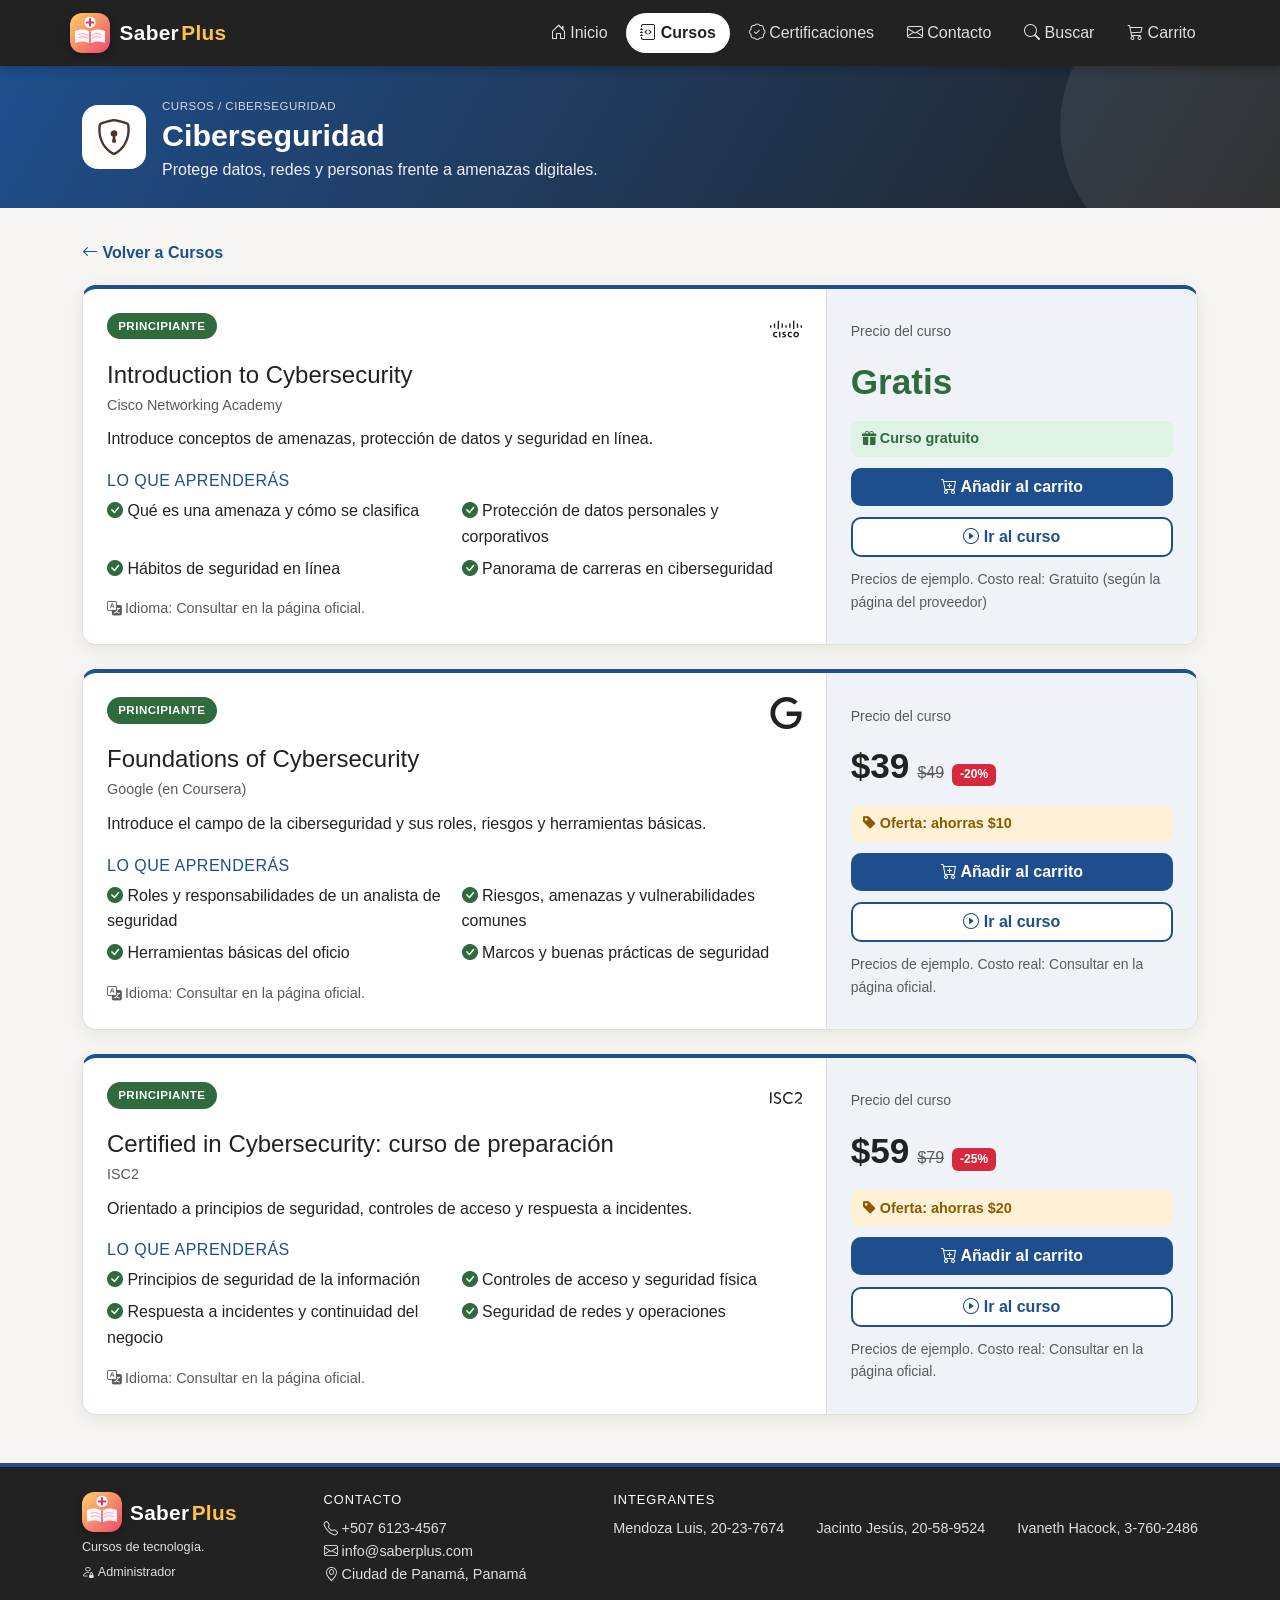
<file: html/cursosCiberseguridad.html>
<!DOCTYPE html>
<html lang="es">
<head>
  <meta charset="UTF-8">
  <meta name="viewport" content="width=device-width, initial-scale=1">
  <title>Ciberseguridad | Saber Plus</title>
  <link rel="icon" type="image/svg+xml" href="../images/logoSaberPlus.svg">
  <link rel="stylesheet" href="https://cdn.jsdelivr.net/npm/bootstrap@5.3.3/dist/css/bootstrap.min.css">
  <link rel="stylesheet" href="https://cdn.jsdelivr.net/npm/bootstrap-icons@1.11.3/font/bootstrap-icons.min.css">
  <link rel="stylesheet" href="../css/estilo.css">
</head>
<body style="--colorTema:#1f4e8c;--colorTemaOscuro:#222">
<header class="encabezadoSitio sticky-top">
  <nav class="navbar navbar-expand-md container-xl">
    <a class="marcaSitio navbar-brand" href="index.html"><img class="logoMarca" src="../images/logoSaberPlus.svg" alt="Logotipo de Saber Plus"><span class="nombreSitio">Saber<span class="plusMarca">Plus</span></span></a>
    <button class="navbar-toggler botonMenu" type="button" data-bs-toggle="collapse" data-bs-target="#menuPrincipal" aria-label="Abrir menú"><i class="bi bi-list"></i></button>
    <div class="collapse navbar-collapse" id="menuPrincipal">
      <ul class="navbar-nav ms-auto align-items-md-center gap-md-1"><li class="nav-item"><a class="enlaceMenu" href="index.html"><i class="bi bi-house-door"></i> Inicio</a></li><li class="nav-item"><a class="enlaceMenu paginaActual" href="cursos.html"><i class="bi bi-journal-code"></i> Cursos</a></li><li class="nav-item"><a class="enlaceMenu" href="certificaciones.html"><i class="bi bi-patch-check"></i> Certificaciones</a></li><li class="nav-item"><a class="enlaceMenu" href="contacto.html"><i class="bi bi-envelope"></i> Contacto</a></li><li class="nav-item"><a class="enlaceMenu" href="../php/buscarCursos.php"><i class="bi bi-search"></i> Buscar</a></li><li class="nav-item"><a class="enlaceMenu" href="../php/carrito.php"><i class="bi bi-cart3"></i> Carrito</a></li>
      </ul>
    </div>
  </nav>
</header>
<section class="heroPagina"><div class="container-xl heroContenido">
  <div class="d-flex align-items-center gap-3"><span class="iconoHero"><img src="../images/iconoCiberseguridad.svg" alt=""></span><div><small class="migas">Cursos / Ciberseguridad</small><h1>Ciberseguridad</h1><p>Protege datos, redes y personas frente a amenazas digitales.</p></div></div>
</div></section>
<main class="container-xl contenidoPrincipal">
<a class="enlaceVolver" href="cursos.html#ciberseguridad"><i class="bi bi-arrow-left"></i> Volver a Cursos</a><div class="d-flex flex-column gap-4"><article id="cursoIntroductionToCybersecurity" class="tarjetaPes cursoDetalle"><div class="row g-0">
<div class="col-lg-8 p-4"><div class="d-flex justify-content-between align-items-start"><div class="grupoNiveles"><span class="etiquetaNivel nivelPrincipiante">Principiante</span></div><img class="logoProveedor" src="../images/cisco.svg" alt="Logo de Cisco Networking Academy"></div>
<h2 class="h4 mt-3 mb-1">Introduction to Cybersecurity</h2><p class="nombreProveedor">Cisco Networking Academy</p><p>Introduce conceptos de amenazas, protección de datos y seguridad en línea.</p>
<h3 class="h6 tituloAprenderas">Lo que aprenderás</h3><ul class="listaAprenderas"><li><i class="bi bi-check-circle-fill"></i> Qué es una amenaza y cómo se clasifica</li><li><i class="bi bi-check-circle-fill"></i> Protección de datos personales y corporativos</li><li><i class="bi bi-check-circle-fill"></i> Hábitos de seguridad en línea</li><li><i class="bi bi-check-circle-fill"></i> Panorama de carreras en ciberseguridad</li></ul>
<p class="datoExtra mb-0"><i class="bi bi-translate"></i> Idioma: Consultar en la página oficial.</p></div>
<aside class="col-lg-4 panelCompra"><span class="textoSuave small">Precio del curso</span><div class="bloquePrecio bloquePrecioGrande"><span class="precioActual precioGratis">Gratis</span></div><div class="avisoOferta avisoGratis"><i class="bi bi-gift-fill"></i> Curso gratuito</div>
<form action="../php/carrito.php" method="post" class="formCarrito"><input type="hidden" name="accion" value="agregar"><input type="hidden" name="codigo" value="cursoIntroductionToCybersecurity"><button type="submit" class="btn btnCarrito w-100"><i class="bi bi-cart-plus"></i> Añadir al carrito</button></form>
<a class="btn btnIrCurso w-100" href="https://www.netacad.com" target="_blank" rel="noopener"><i class="bi bi-play-circle"></i> Ir al curso</a>
<small class="textoSuave">Precios de ejemplo. Costo real: Gratuito (según la página del proveedor)</small></aside></div></article><article id="cursoFoundationsOfCybersecurity" class="tarjetaPes cursoDetalle"><div class="row g-0">
<div class="col-lg-8 p-4"><div class="d-flex justify-content-between align-items-start"><div class="grupoNiveles"><span class="etiquetaNivel nivelPrincipiante">Principiante</span></div><img class="logoProveedor" src="../images/google.svg" alt="Logo de Google (en Coursera)"></div>
<h2 class="h4 mt-3 mb-1">Foundations of Cybersecurity</h2><p class="nombreProveedor">Google (en Coursera)</p><p>Introduce el campo de la ciberseguridad y sus roles, riesgos y herramientas básicas.</p>
<h3 class="h6 tituloAprenderas">Lo que aprenderás</h3><ul class="listaAprenderas"><li><i class="bi bi-check-circle-fill"></i> Roles y responsabilidades de un analista de seguridad</li><li><i class="bi bi-check-circle-fill"></i> Riesgos, amenazas y vulnerabilidades comunes</li><li><i class="bi bi-check-circle-fill"></i> Herramientas básicas del oficio</li><li><i class="bi bi-check-circle-fill"></i> Marcos y buenas prácticas de seguridad</li></ul>
<p class="datoExtra mb-0"><i class="bi bi-translate"></i> Idioma: Consultar en la página oficial.</p></div>
<aside class="col-lg-4 panelCompra"><span class="textoSuave small">Precio del curso</span><div class="bloquePrecio bloquePrecioGrande"><span class="precioActual">$39</span><span class="precioAnterior">$49</span><span class="etiquetaOferta">-20%</span></div><div class="avisoOferta"><i class="bi bi-tag-fill"></i> Oferta: ahorras $10</div>
<form action="../php/carrito.php" method="post" class="formCarrito"><input type="hidden" name="accion" value="agregar"><input type="hidden" name="codigo" value="cursoFoundationsOfCybersecurity"><button type="submit" class="btn btnCarrito w-100"><i class="bi bi-cart-plus"></i> Añadir al carrito</button></form>
<a class="btn btnIrCurso w-100" href="https://www.coursera.org" target="_blank" rel="noopener"><i class="bi bi-play-circle"></i> Ir al curso</a>
<small class="textoSuave">Precios de ejemplo. Costo real: Consultar en la página oficial.</small></aside></div></article><article id="cursoCertifiedInCybersecurityCursoDePreparaciN" class="tarjetaPes cursoDetalle"><div class="row g-0">
<div class="col-lg-8 p-4"><div class="d-flex justify-content-between align-items-start"><div class="grupoNiveles"><span class="etiquetaNivel nivelPrincipiante">Principiante</span></div><img class="logoProveedor" src="../images/isc2.svg" alt="Logo de ISC2"></div>
<h2 class="h4 mt-3 mb-1">Certified in Cybersecurity: curso de preparación</h2><p class="nombreProveedor">ISC2</p><p>Orientado a principios de seguridad, controles de acceso y respuesta a incidentes.</p>
<h3 class="h6 tituloAprenderas">Lo que aprenderás</h3><ul class="listaAprenderas"><li><i class="bi bi-check-circle-fill"></i> Principios de seguridad de la información</li><li><i class="bi bi-check-circle-fill"></i> Controles de acceso y seguridad física</li><li><i class="bi bi-check-circle-fill"></i> Respuesta a incidentes y continuidad del negocio</li><li><i class="bi bi-check-circle-fill"></i> Seguridad de redes y operaciones</li></ul>
<p class="datoExtra mb-0"><i class="bi bi-translate"></i> Idioma: Consultar en la página oficial.</p></div>
<aside class="col-lg-4 panelCompra"><span class="textoSuave small">Precio del curso</span><div class="bloquePrecio bloquePrecioGrande"><span class="precioActual">$59</span><span class="precioAnterior">$79</span><span class="etiquetaOferta">-25%</span></div><div class="avisoOferta"><i class="bi bi-tag-fill"></i> Oferta: ahorras $20</div>
<form action="../php/carrito.php" method="post" class="formCarrito"><input type="hidden" name="accion" value="agregar"><input type="hidden" name="codigo" value="cursoCertifiedInCybersecurityCursoDePreparaciN"><button type="submit" class="btn btnCarrito w-100"><i class="bi bi-cart-plus"></i> Añadir al carrito</button></form>
<a class="btn btnIrCurso w-100" href="https://www.isc2.org" target="_blank" rel="noopener"><i class="bi bi-play-circle"></i> Ir al curso</a>
<small class="textoSuave">Precios de ejemplo. Costo real: Consultar en la página oficial.</small></aside></div></article></div>
</main>
<footer class="pieDePagina"><div class="container-xl">
  <div class="filaPie">
    <div class="bloquePie"><span class="d-flex align-items-center gap-2"><img class="logoMarca" src="../images/logoSaberPlus.svg" alt=""><strong class="nombreSitio">Saber<span class="plusMarca">Plus</span></strong></span><small>Cursos de tecnología.</small><small><a class="enlacePie" href="../php/login.php"><i class="bi bi-person-lock"></i> Administrador</a></small></div>
    <div class="bloquePie"><h4>Contacto</h4><ul class="listaPie"><li><i class="bi bi-telephone"></i> +507 6123-4567</li><li><i class="bi bi-envelope"></i> info@saberplus.com</li><li><i class="bi bi-geo-alt"></i> Ciudad de Panamá, Panamá</li></ul></div>
    <div class="bloquePie bloqueIntegrantes"><h4>Integrantes</h4><ul class="listaPie listaIntegrantes"><li>Mendoza Luis, 20-23-7674</li><li>Jacinto Jesús, 20-58-9524</li><li>Ivaneth Hacock, 3-760-2486</li></ul></div>
  </div>
</div></footer>
<script src="https://cdn.jsdelivr.net/npm/bootstrap@5.3.3/dist/js/bootstrap.bundle.min.js"></script>
</body>
</html>
</file>
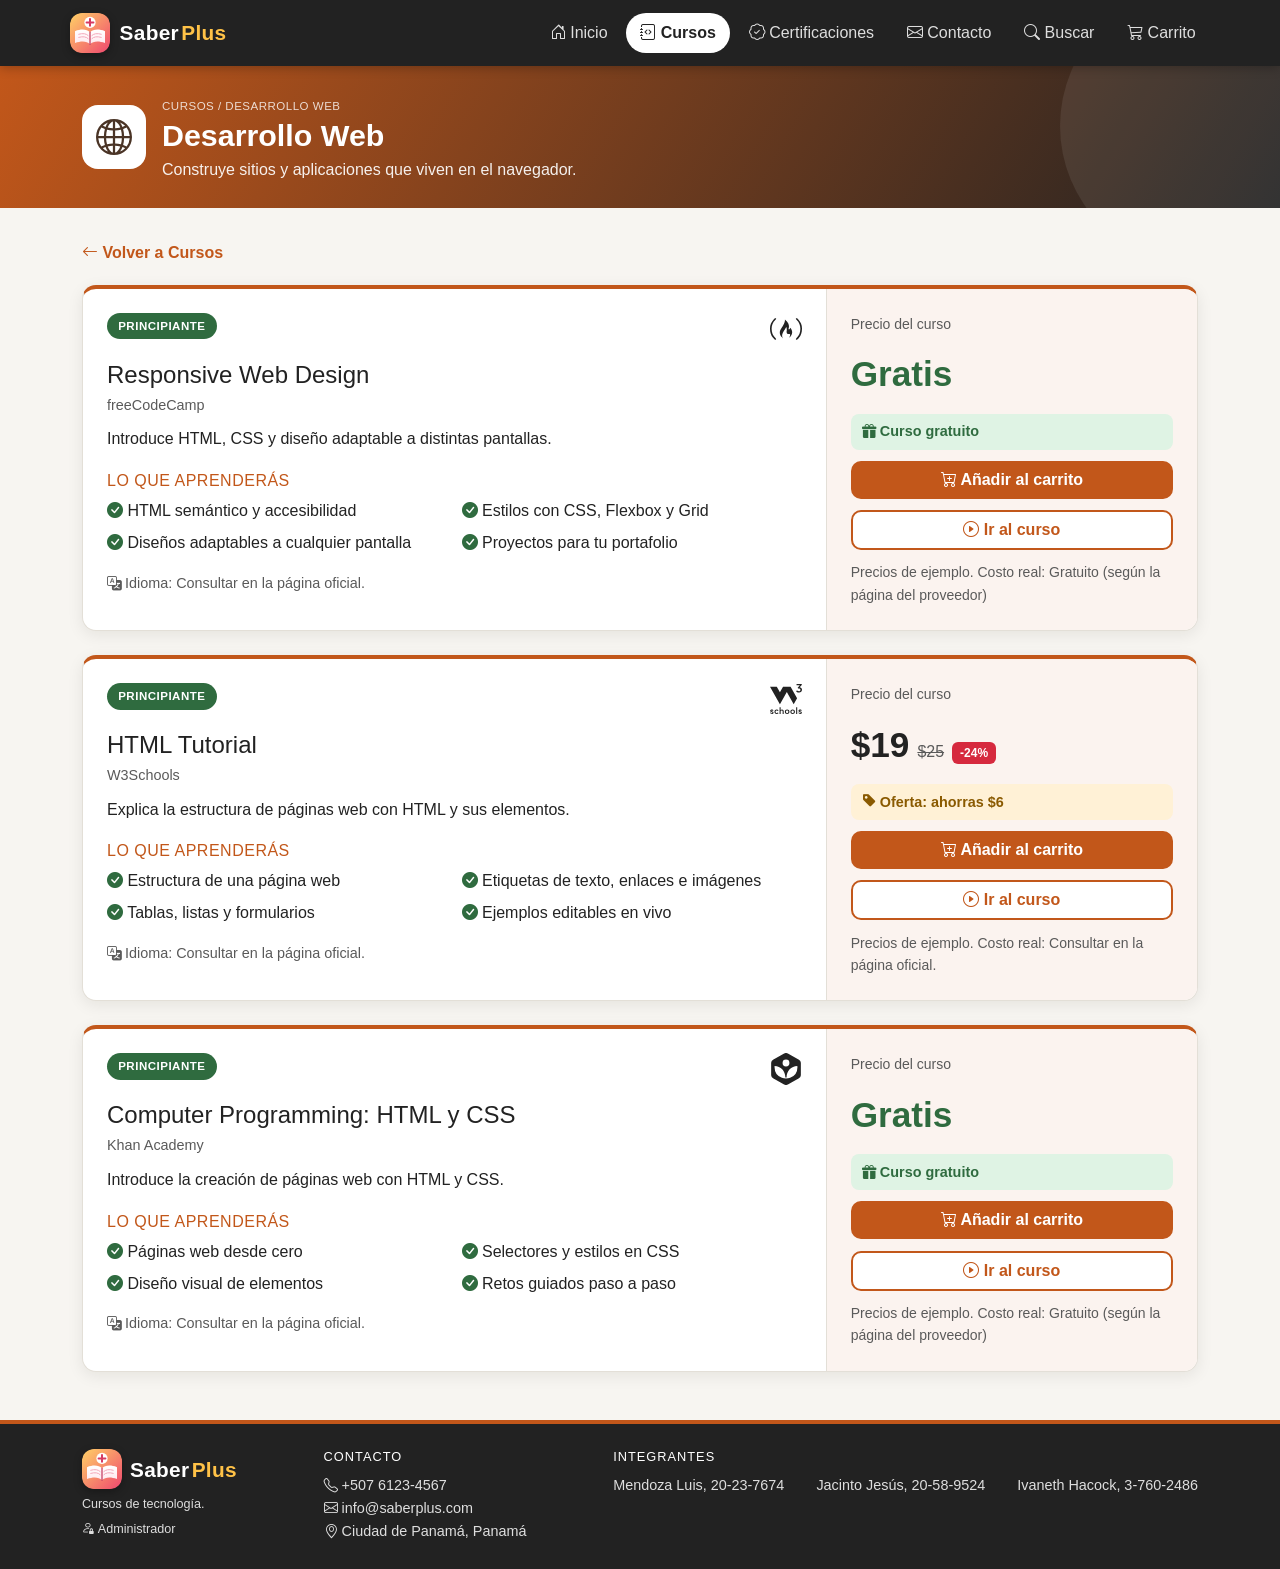
<file: html/cursosDesarrolloWeb.html>
<!DOCTYPE html>
<html lang="es">
<head>
  <meta charset="UTF-8">
  <meta name="viewport" content="width=device-width, initial-scale=1">
  <title>Desarrollo Web | Saber Plus</title>
  <link rel="icon" type="image/svg+xml" href="../images/logoSaberPlus.svg">
  <link rel="stylesheet" href="https://cdn.jsdelivr.net/npm/bootstrap@5.3.3/dist/css/bootstrap.min.css">
  <link rel="stylesheet" href="https://cdn.jsdelivr.net/npm/bootstrap-icons@1.11.3/font/bootstrap-icons.min.css">
  <link rel="stylesheet" href="../css/estilo.css">
</head>
<body style="--colorTema:#c2571a;--colorTemaOscuro:#222">
<header class="encabezadoSitio sticky-top">
  <nav class="navbar navbar-expand-md container-xl">
    <a class="marcaSitio navbar-brand" href="index.html"><img class="logoMarca" src="../images/logoSaberPlus.svg" alt="Logotipo de Saber Plus"><span class="nombreSitio">Saber<span class="plusMarca">Plus</span></span></a>
    <button class="navbar-toggler botonMenu" type="button" data-bs-toggle="collapse" data-bs-target="#menuPrincipal" aria-label="Abrir menú"><i class="bi bi-list"></i></button>
    <div class="collapse navbar-collapse" id="menuPrincipal">
      <ul class="navbar-nav ms-auto align-items-md-center gap-md-1"><li class="nav-item"><a class="enlaceMenu" href="index.html"><i class="bi bi-house-door"></i> Inicio</a></li><li class="nav-item"><a class="enlaceMenu paginaActual" href="cursos.html"><i class="bi bi-journal-code"></i> Cursos</a></li><li class="nav-item"><a class="enlaceMenu" href="certificaciones.html"><i class="bi bi-patch-check"></i> Certificaciones</a></li><li class="nav-item"><a class="enlaceMenu" href="contacto.html"><i class="bi bi-envelope"></i> Contacto</a></li><li class="nav-item"><a class="enlaceMenu" href="../php/buscarCursos.php"><i class="bi bi-search"></i> Buscar</a></li><li class="nav-item"><a class="enlaceMenu" href="../php/carrito.php"><i class="bi bi-cart3"></i> Carrito</a></li>
      </ul>
    </div>
  </nav>
</header>
<section class="heroPagina"><div class="container-xl heroContenido">
  <div class="d-flex align-items-center gap-3"><span class="iconoHero"><img src="../images/iconoDesarrolloWeb.svg" alt=""></span><div><small class="migas">Cursos / Desarrollo Web</small><h1>Desarrollo Web</h1><p>Construye sitios y aplicaciones que viven en el navegador.</p></div></div>
</div></section>
<main class="container-xl contenidoPrincipal">
<a class="enlaceVolver" href="cursos.html#desarrolloWeb"><i class="bi bi-arrow-left"></i> Volver a Cursos</a><div class="d-flex flex-column gap-4"><article id="cursoResponsiveWebDesign" class="tarjetaPes cursoDetalle"><div class="row g-0">
<div class="col-lg-8 p-4"><div class="d-flex justify-content-between align-items-start"><div class="grupoNiveles"><span class="etiquetaNivel nivelPrincipiante">Principiante</span></div><img class="logoProveedor" src="../images/freecodecamp.svg" alt="Logo de freeCodeCamp"></div>
<h2 class="h4 mt-3 mb-1">Responsive Web Design</h2><p class="nombreProveedor">freeCodeCamp</p><p>Introduce HTML, CSS y diseño adaptable a distintas pantallas.</p>
<h3 class="h6 tituloAprenderas">Lo que aprenderás</h3><ul class="listaAprenderas"><li><i class="bi bi-check-circle-fill"></i> HTML semántico y accesibilidad</li><li><i class="bi bi-check-circle-fill"></i> Estilos con CSS, Flexbox y Grid</li><li><i class="bi bi-check-circle-fill"></i> Diseños adaptables a cualquier pantalla</li><li><i class="bi bi-check-circle-fill"></i> Proyectos para tu portafolio</li></ul>
<p class="datoExtra mb-0"><i class="bi bi-translate"></i> Idioma: Consultar en la página oficial.</p></div>
<aside class="col-lg-4 panelCompra"><span class="textoSuave small">Precio del curso</span><div class="bloquePrecio bloquePrecioGrande"><span class="precioActual precioGratis">Gratis</span></div><div class="avisoOferta avisoGratis"><i class="bi bi-gift-fill"></i> Curso gratuito</div>
<form action="../php/carrito.php" method="post" class="formCarrito"><input type="hidden" name="accion" value="agregar"><input type="hidden" name="codigo" value="cursoResponsiveWebDesign"><button type="submit" class="btn btnCarrito w-100"><i class="bi bi-cart-plus"></i> Añadir al carrito</button></form>
<a class="btn btnIrCurso w-100" href="https://www.freecodecamp.org" target="_blank" rel="noopener"><i class="bi bi-play-circle"></i> Ir al curso</a>
<small class="textoSuave">Precios de ejemplo. Costo real: Gratuito (según la página del proveedor)</small></aside></div></article><article id="cursoHtmlTutorial" class="tarjetaPes cursoDetalle"><div class="row g-0">
<div class="col-lg-8 p-4"><div class="d-flex justify-content-between align-items-start"><div class="grupoNiveles"><span class="etiquetaNivel nivelPrincipiante">Principiante</span></div><img class="logoProveedor" src="../images/w3schools.svg" alt="Logo de W3Schools"></div>
<h2 class="h4 mt-3 mb-1">HTML Tutorial</h2><p class="nombreProveedor">W3Schools</p><p>Explica la estructura de páginas web con HTML y sus elementos.</p>
<h3 class="h6 tituloAprenderas">Lo que aprenderás</h3><ul class="listaAprenderas"><li><i class="bi bi-check-circle-fill"></i> Estructura de una página web</li><li><i class="bi bi-check-circle-fill"></i> Etiquetas de texto, enlaces e imágenes</li><li><i class="bi bi-check-circle-fill"></i> Tablas, listas y formularios</li><li><i class="bi bi-check-circle-fill"></i> Ejemplos editables en vivo</li></ul>
<p class="datoExtra mb-0"><i class="bi bi-translate"></i> Idioma: Consultar en la página oficial.</p></div>
<aside class="col-lg-4 panelCompra"><span class="textoSuave small">Precio del curso</span><div class="bloquePrecio bloquePrecioGrande"><span class="precioActual">$19</span><span class="precioAnterior">$25</span><span class="etiquetaOferta">-24%</span></div><div class="avisoOferta"><i class="bi bi-tag-fill"></i> Oferta: ahorras $6</div>
<form action="../php/carrito.php" method="post" class="formCarrito"><input type="hidden" name="accion" value="agregar"><input type="hidden" name="codigo" value="cursoHtmlTutorial"><button type="submit" class="btn btnCarrito w-100"><i class="bi bi-cart-plus"></i> Añadir al carrito</button></form>
<a class="btn btnIrCurso w-100" href="https://www.w3schools.com/html/" target="_blank" rel="noopener"><i class="bi bi-play-circle"></i> Ir al curso</a>
<small class="textoSuave">Precios de ejemplo. Costo real: Consultar en la página oficial.</small></aside></div></article><article id="cursoComputerProgrammingHtmlYCss" class="tarjetaPes cursoDetalle"><div class="row g-0">
<div class="col-lg-8 p-4"><div class="d-flex justify-content-between align-items-start"><div class="grupoNiveles"><span class="etiquetaNivel nivelPrincipiante">Principiante</span></div><img class="logoProveedor" src="../images/khanacademy.svg" alt="Logo de Khan Academy"></div>
<h2 class="h4 mt-3 mb-1">Computer Programming: HTML y CSS</h2><p class="nombreProveedor">Khan Academy</p><p>Introduce la creación de páginas web con HTML y CSS.</p>
<h3 class="h6 tituloAprenderas">Lo que aprenderás</h3><ul class="listaAprenderas"><li><i class="bi bi-check-circle-fill"></i> Páginas web desde cero</li><li><i class="bi bi-check-circle-fill"></i> Selectores y estilos en CSS</li><li><i class="bi bi-check-circle-fill"></i> Diseño visual de elementos</li><li><i class="bi bi-check-circle-fill"></i> Retos guiados paso a paso</li></ul>
<p class="datoExtra mb-0"><i class="bi bi-translate"></i> Idioma: Consultar en la página oficial.</p></div>
<aside class="col-lg-4 panelCompra"><span class="textoSuave small">Precio del curso</span><div class="bloquePrecio bloquePrecioGrande"><span class="precioActual precioGratis">Gratis</span></div><div class="avisoOferta avisoGratis"><i class="bi bi-gift-fill"></i> Curso gratuito</div>
<form action="../php/carrito.php" method="post" class="formCarrito"><input type="hidden" name="accion" value="agregar"><input type="hidden" name="codigo" value="cursoComputerProgrammingHtmlYCss"><button type="submit" class="btn btnCarrito w-100"><i class="bi bi-cart-plus"></i> Añadir al carrito</button></form>
<a class="btn btnIrCurso w-100" href="https://www.khanacademy.org" target="_blank" rel="noopener"><i class="bi bi-play-circle"></i> Ir al curso</a>
<small class="textoSuave">Precios de ejemplo. Costo real: Gratuito (según la página del proveedor)</small></aside></div></article></div>
</main>
<footer class="pieDePagina"><div class="container-xl">
  <div class="filaPie">
    <div class="bloquePie"><span class="d-flex align-items-center gap-2"><img class="logoMarca" src="../images/logoSaberPlus.svg" alt=""><strong class="nombreSitio">Saber<span class="plusMarca">Plus</span></strong></span><small>Cursos de tecnología.</small><small><a class="enlacePie" href="../php/login.php"><i class="bi bi-person-lock"></i> Administrador</a></small></div>
    <div class="bloquePie"><h4>Contacto</h4><ul class="listaPie"><li><i class="bi bi-telephone"></i> +507 6123-4567</li><li><i class="bi bi-envelope"></i> info@saberplus.com</li><li><i class="bi bi-geo-alt"></i> Ciudad de Panamá, Panamá</li></ul></div>
    <div class="bloquePie bloqueIntegrantes"><h4>Integrantes</h4><ul class="listaPie listaIntegrantes"><li>Mendoza Luis, 20-23-7674</li><li>Jacinto Jesús, 20-58-9524</li><li>Ivaneth Hacock, 3-760-2486</li></ul></div>
  </div>
</div></footer>
<script src="https://cdn.jsdelivr.net/npm/bootstrap@5.3.3/dist/js/bootstrap.bundle.min.js"></script>
</body>
</html>
</file>
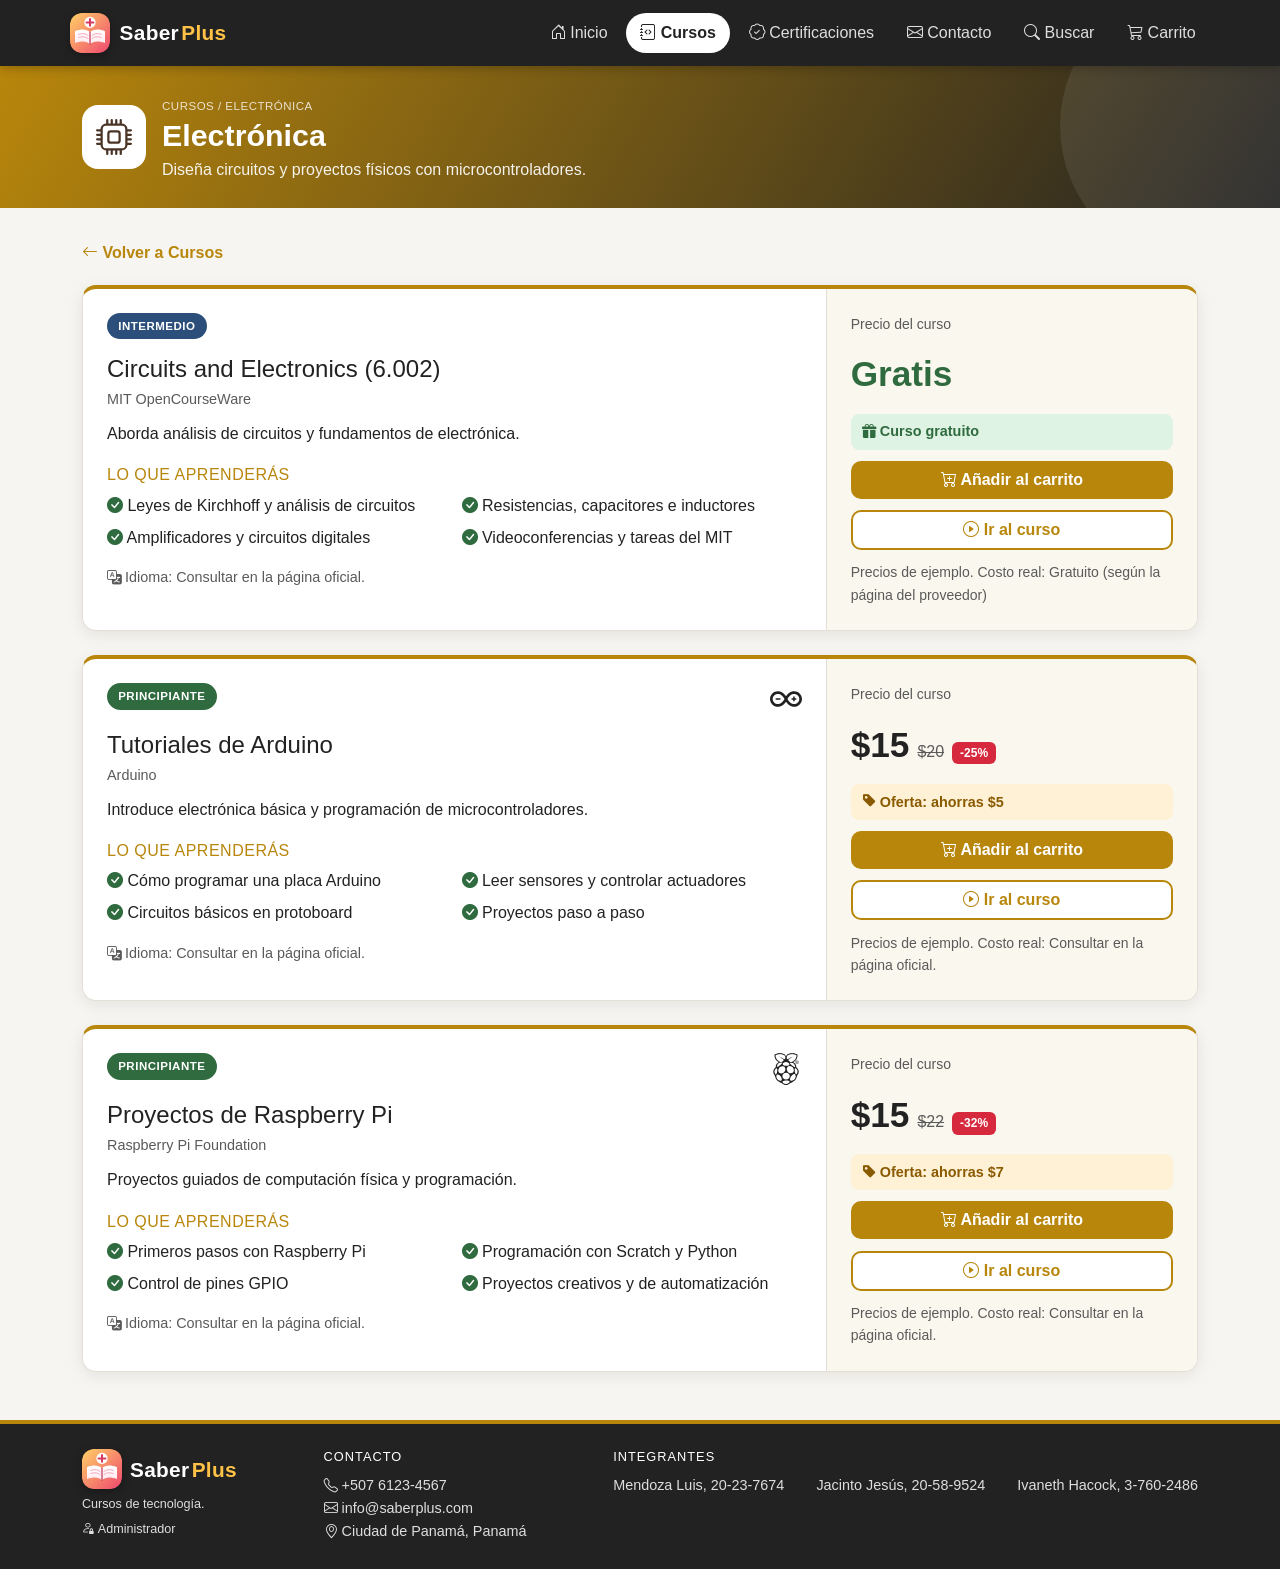
<file: html/cursosElectronica.html>
<!DOCTYPE html>
<html lang="es">
<head>
  <meta charset="UTF-8">
  <meta name="viewport" content="width=device-width, initial-scale=1">
  <title>Electrónica | Saber Plus</title>
  <link rel="icon" type="image/svg+xml" href="../images/logoSaberPlus.svg">
  <link rel="stylesheet" href="https://cdn.jsdelivr.net/npm/bootstrap@5.3.3/dist/css/bootstrap.min.css">
  <link rel="stylesheet" href="https://cdn.jsdelivr.net/npm/bootstrap-icons@1.11.3/font/bootstrap-icons.min.css">
  <link rel="stylesheet" href="../css/estilo.css">
</head>
<body style="--colorTema:#b8860b;--colorTemaOscuro:#222">
<header class="encabezadoSitio sticky-top">
  <nav class="navbar navbar-expand-md container-xl">
    <a class="marcaSitio navbar-brand" href="index.html"><img class="logoMarca" src="../images/logoSaberPlus.svg" alt="Logotipo de Saber Plus"><span class="nombreSitio">Saber<span class="plusMarca">Plus</span></span></a>
    <button class="navbar-toggler botonMenu" type="button" data-bs-toggle="collapse" data-bs-target="#menuPrincipal" aria-label="Abrir menú"><i class="bi bi-list"></i></button>
    <div class="collapse navbar-collapse" id="menuPrincipal">
      <ul class="navbar-nav ms-auto align-items-md-center gap-md-1"><li class="nav-item"><a class="enlaceMenu" href="index.html"><i class="bi bi-house-door"></i> Inicio</a></li><li class="nav-item"><a class="enlaceMenu paginaActual" href="cursos.html"><i class="bi bi-journal-code"></i> Cursos</a></li><li class="nav-item"><a class="enlaceMenu" href="certificaciones.html"><i class="bi bi-patch-check"></i> Certificaciones</a></li><li class="nav-item"><a class="enlaceMenu" href="contacto.html"><i class="bi bi-envelope"></i> Contacto</a></li><li class="nav-item"><a class="enlaceMenu" href="../php/buscarCursos.php"><i class="bi bi-search"></i> Buscar</a></li><li class="nav-item"><a class="enlaceMenu" href="../php/carrito.php"><i class="bi bi-cart3"></i> Carrito</a></li>
      </ul>
    </div>
  </nav>
</header>
<section class="heroPagina"><div class="container-xl heroContenido">
  <div class="d-flex align-items-center gap-3"><span class="iconoHero"><img src="../images/iconoElectronica.svg" alt=""></span><div><small class="migas">Cursos / Electrónica</small><h1>Electrónica</h1><p>Diseña circuitos y proyectos físicos con microcontroladores.</p></div></div>
</div></section>
<main class="container-xl contenidoPrincipal">
<a class="enlaceVolver" href="cursos.html#electronica"><i class="bi bi-arrow-left"></i> Volver a Cursos</a><div class="d-flex flex-column gap-4"><article id="cursoCircuitsAndElectronics6002" class="tarjetaPes cursoDetalle"><div class="row g-0">
<div class="col-lg-8 p-4"><div class="d-flex justify-content-between align-items-start"><div class="grupoNiveles"><span class="etiquetaNivel nivelIntermedio">Intermedio</span></div></div>
<h2 class="h4 mt-3 mb-1">Circuits and Electronics (6.002)</h2><p class="nombreProveedor">MIT OpenCourseWare</p><p>Aborda análisis de circuitos y fundamentos de electrónica.</p>
<h3 class="h6 tituloAprenderas">Lo que aprenderás</h3><ul class="listaAprenderas"><li><i class="bi bi-check-circle-fill"></i> Leyes de Kirchhoff y análisis de circuitos</li><li><i class="bi bi-check-circle-fill"></i> Resistencias, capacitores e inductores</li><li><i class="bi bi-check-circle-fill"></i> Amplificadores y circuitos digitales</li><li><i class="bi bi-check-circle-fill"></i> Videoconferencias y tareas del MIT</li></ul>
<p class="datoExtra mb-0"><i class="bi bi-translate"></i> Idioma: Consultar en la página oficial.</p></div>
<aside class="col-lg-4 panelCompra"><span class="textoSuave small">Precio del curso</span><div class="bloquePrecio bloquePrecioGrande"><span class="precioActual precioGratis">Gratis</span></div><div class="avisoOferta avisoGratis"><i class="bi bi-gift-fill"></i> Curso gratuito</div>
<form action="../php/carrito.php" method="post" class="formCarrito"><input type="hidden" name="accion" value="agregar"><input type="hidden" name="codigo" value="cursoCircuitsAndElectronics6002"><button type="submit" class="btn btnCarrito w-100"><i class="bi bi-cart-plus"></i> Añadir al carrito</button></form>
<a class="btn btnIrCurso w-100" href="https://ocw.mit.edu" target="_blank" rel="noopener"><i class="bi bi-play-circle"></i> Ir al curso</a>
<small class="textoSuave">Precios de ejemplo. Costo real: Gratuito (según la página del proveedor)</small></aside></div></article><article id="cursoTutorialesDeArduino" class="tarjetaPes cursoDetalle"><div class="row g-0">
<div class="col-lg-8 p-4"><div class="d-flex justify-content-between align-items-start"><div class="grupoNiveles"><span class="etiquetaNivel nivelPrincipiante">Principiante</span></div><img class="logoProveedor" src="../images/arduino.svg" alt="Logo de Arduino"></div>
<h2 class="h4 mt-3 mb-1">Tutoriales de Arduino</h2><p class="nombreProveedor">Arduino</p><p>Introduce electrónica básica y programación de microcontroladores.</p>
<h3 class="h6 tituloAprenderas">Lo que aprenderás</h3><ul class="listaAprenderas"><li><i class="bi bi-check-circle-fill"></i> Cómo programar una placa Arduino</li><li><i class="bi bi-check-circle-fill"></i> Leer sensores y controlar actuadores</li><li><i class="bi bi-check-circle-fill"></i> Circuitos básicos en protoboard</li><li><i class="bi bi-check-circle-fill"></i> Proyectos paso a paso</li></ul>
<p class="datoExtra mb-0"><i class="bi bi-translate"></i> Idioma: Consultar en la página oficial.</p></div>
<aside class="col-lg-4 panelCompra"><span class="textoSuave small">Precio del curso</span><div class="bloquePrecio bloquePrecioGrande"><span class="precioActual">$15</span><span class="precioAnterior">$20</span><span class="etiquetaOferta">-25%</span></div><div class="avisoOferta"><i class="bi bi-tag-fill"></i> Oferta: ahorras $5</div>
<form action="../php/carrito.php" method="post" class="formCarrito"><input type="hidden" name="accion" value="agregar"><input type="hidden" name="codigo" value="cursoTutorialesDeArduino"><button type="submit" class="btn btnCarrito w-100"><i class="bi bi-cart-plus"></i> Añadir al carrito</button></form>
<a class="btn btnIrCurso w-100" href="https://docs.arduino.cc" target="_blank" rel="noopener"><i class="bi bi-play-circle"></i> Ir al curso</a>
<small class="textoSuave">Precios de ejemplo. Costo real: Consultar en la página oficial.</small></aside></div></article><article id="cursoProyectosDeRaspberryPi" class="tarjetaPes cursoDetalle"><div class="row g-0">
<div class="col-lg-8 p-4"><div class="d-flex justify-content-between align-items-start"><div class="grupoNiveles"><span class="etiquetaNivel nivelPrincipiante">Principiante</span></div><img class="logoProveedor" src="../images/raspberrypi.svg" alt="Logo de Raspberry Pi Foundation"></div>
<h2 class="h4 mt-3 mb-1">Proyectos de Raspberry Pi</h2><p class="nombreProveedor">Raspberry Pi Foundation</p><p>Proyectos guiados de computación física y programación.</p>
<h3 class="h6 tituloAprenderas">Lo que aprenderás</h3><ul class="listaAprenderas"><li><i class="bi bi-check-circle-fill"></i> Primeros pasos con Raspberry Pi</li><li><i class="bi bi-check-circle-fill"></i> Programación con Scratch y Python</li><li><i class="bi bi-check-circle-fill"></i> Control de pines GPIO</li><li><i class="bi bi-check-circle-fill"></i> Proyectos creativos y de automatización</li></ul>
<p class="datoExtra mb-0"><i class="bi bi-translate"></i> Idioma: Consultar en la página oficial.</p></div>
<aside class="col-lg-4 panelCompra"><span class="textoSuave small">Precio del curso</span><div class="bloquePrecio bloquePrecioGrande"><span class="precioActual">$15</span><span class="precioAnterior">$22</span><span class="etiquetaOferta">-32%</span></div><div class="avisoOferta"><i class="bi bi-tag-fill"></i> Oferta: ahorras $7</div>
<form action="../php/carrito.php" method="post" class="formCarrito"><input type="hidden" name="accion" value="agregar"><input type="hidden" name="codigo" value="cursoProyectosDeRaspberryPi"><button type="submit" class="btn btnCarrito w-100"><i class="bi bi-cart-plus"></i> Añadir al carrito</button></form>
<a class="btn btnIrCurso w-100" href="https://projects.raspberrypi.org" target="_blank" rel="noopener"><i class="bi bi-play-circle"></i> Ir al curso</a>
<small class="textoSuave">Precios de ejemplo. Costo real: Consultar en la página oficial.</small></aside></div></article></div>
</main>
<footer class="pieDePagina"><div class="container-xl">
  <div class="filaPie">
    <div class="bloquePie"><span class="d-flex align-items-center gap-2"><img class="logoMarca" src="../images/logoSaberPlus.svg" alt=""><strong class="nombreSitio">Saber<span class="plusMarca">Plus</span></strong></span><small>Cursos de tecnología.</small><small><a class="enlacePie" href="../php/login.php"><i class="bi bi-person-lock"></i> Administrador</a></small></div>
    <div class="bloquePie"><h4>Contacto</h4><ul class="listaPie"><li><i class="bi bi-telephone"></i> +507 6123-4567</li><li><i class="bi bi-envelope"></i> info@saberplus.com</li><li><i class="bi bi-geo-alt"></i> Ciudad de Panamá, Panamá</li></ul></div>
    <div class="bloquePie bloqueIntegrantes"><h4>Integrantes</h4><ul class="listaPie listaIntegrantes"><li>Mendoza Luis, 20-23-7674</li><li>Jacinto Jesús, 20-58-9524</li><li>Ivaneth Hacock, 3-760-2486</li></ul></div>
  </div>
</div></footer>
<script src="https://cdn.jsdelivr.net/npm/bootstrap@5.3.3/dist/js/bootstrap.bundle.min.js"></script>
</body>
</html>
</file>
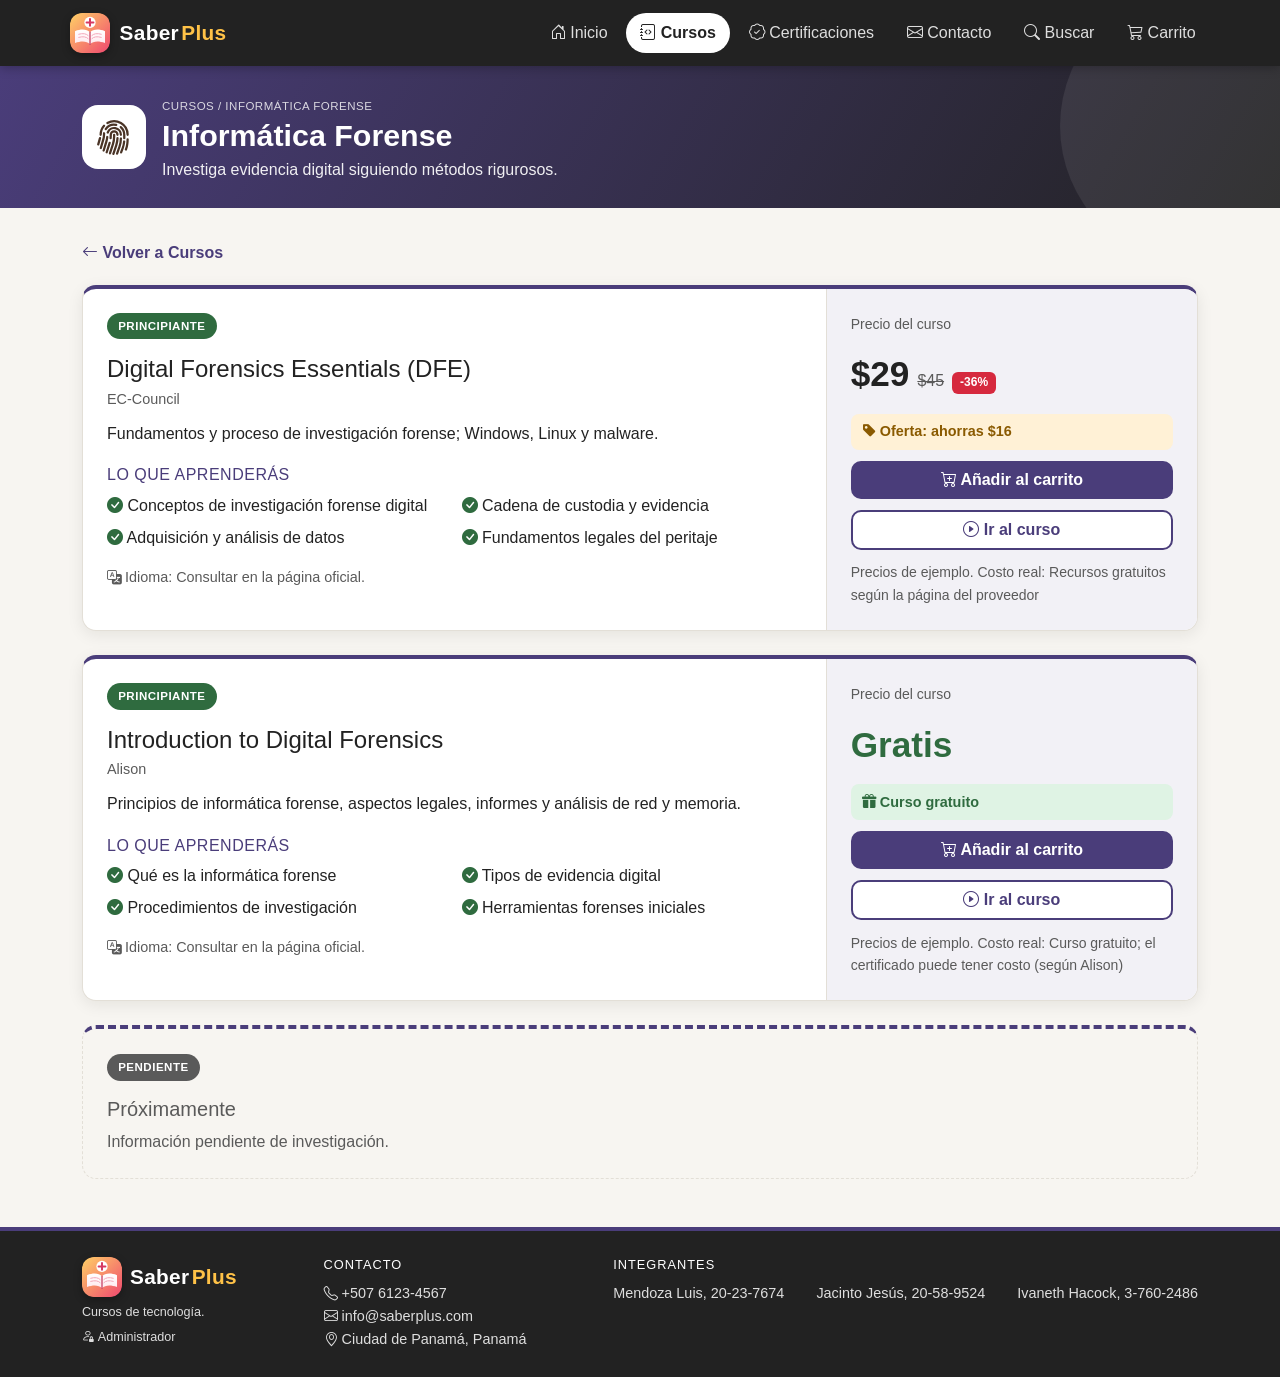
<file: html/cursosForense.html>
<!DOCTYPE html>
<html lang="es">
<head>
  <meta charset="UTF-8">
  <meta name="viewport" content="width=device-width, initial-scale=1">
  <title>Informática Forense | Saber Plus</title>
  <link rel="icon" type="image/svg+xml" href="../images/logoSaberPlus.svg">
  <link rel="stylesheet" href="https://cdn.jsdelivr.net/npm/bootstrap@5.3.3/dist/css/bootstrap.min.css">
  <link rel="stylesheet" href="https://cdn.jsdelivr.net/npm/bootstrap-icons@1.11.3/font/bootstrap-icons.min.css">
  <link rel="stylesheet" href="../css/estilo.css">
</head>
<body style="--colorTema:#4a3d7a;--colorTemaOscuro:#222">
<header class="encabezadoSitio sticky-top">
  <nav class="navbar navbar-expand-md container-xl">
    <a class="marcaSitio navbar-brand" href="index.html"><img class="logoMarca" src="../images/logoSaberPlus.svg" alt="Logotipo de Saber Plus"><span class="nombreSitio">Saber<span class="plusMarca">Plus</span></span></a>
    <button class="navbar-toggler botonMenu" type="button" data-bs-toggle="collapse" data-bs-target="#menuPrincipal" aria-label="Abrir menú"><i class="bi bi-list"></i></button>
    <div class="collapse navbar-collapse" id="menuPrincipal">
      <ul class="navbar-nav ms-auto align-items-md-center gap-md-1"><li class="nav-item"><a class="enlaceMenu" href="index.html"><i class="bi bi-house-door"></i> Inicio</a></li><li class="nav-item"><a class="enlaceMenu paginaActual" href="cursos.html"><i class="bi bi-journal-code"></i> Cursos</a></li><li class="nav-item"><a class="enlaceMenu" href="certificaciones.html"><i class="bi bi-patch-check"></i> Certificaciones</a></li><li class="nav-item"><a class="enlaceMenu" href="contacto.html"><i class="bi bi-envelope"></i> Contacto</a></li><li class="nav-item"><a class="enlaceMenu" href="../php/buscarCursos.php"><i class="bi bi-search"></i> Buscar</a></li><li class="nav-item"><a class="enlaceMenu" href="../php/carrito.php"><i class="bi bi-cart3"></i> Carrito</a></li>
      </ul>
    </div>
  </nav>
</header>
<section class="heroPagina"><div class="container-xl heroContenido">
  <div class="d-flex align-items-center gap-3"><span class="iconoHero"><img src="../images/iconoForense.svg" alt=""></span><div><small class="migas">Cursos / Informática Forense</small><h1>Informática Forense</h1><p>Investiga evidencia digital siguiendo métodos rigurosos.</p></div></div>
</div></section>
<main class="container-xl contenidoPrincipal">
<a class="enlaceVolver" href="cursos.html#forense"><i class="bi bi-arrow-left"></i> Volver a Cursos</a><div class="d-flex flex-column gap-4"><article id="cursoDigitalForensicsEssentialsDfe" class="tarjetaPes cursoDetalle"><div class="row g-0">
<div class="col-lg-8 p-4"><div class="d-flex justify-content-between align-items-start"><div class="grupoNiveles"><span class="etiquetaNivel nivelPrincipiante">Principiante</span></div></div>
<h2 class="h4 mt-3 mb-1">Digital Forensics Essentials (DFE)</h2><p class="nombreProveedor">EC-Council</p><p>Fundamentos y proceso de investigación forense; Windows, Linux y malware.</p>
<h3 class="h6 tituloAprenderas">Lo que aprenderás</h3><ul class="listaAprenderas"><li><i class="bi bi-check-circle-fill"></i> Conceptos de investigación forense digital</li><li><i class="bi bi-check-circle-fill"></i> Cadena de custodia y evidencia</li><li><i class="bi bi-check-circle-fill"></i> Adquisición y análisis de datos</li><li><i class="bi bi-check-circle-fill"></i> Fundamentos legales del peritaje</li></ul>
<p class="datoExtra mb-0"><i class="bi bi-translate"></i> Idioma: Consultar en la página oficial.</p></div>
<aside class="col-lg-4 panelCompra"><span class="textoSuave small">Precio del curso</span><div class="bloquePrecio bloquePrecioGrande"><span class="precioActual">$29</span><span class="precioAnterior">$45</span><span class="etiquetaOferta">-36%</span></div><div class="avisoOferta"><i class="bi bi-tag-fill"></i> Oferta: ahorras $16</div>
<form action="../php/carrito.php" method="post" class="formCarrito"><input type="hidden" name="accion" value="agregar"><input type="hidden" name="codigo" value="cursoDigitalForensicsEssentialsDfe"><button type="submit" class="btn btnCarrito w-100"><i class="bi bi-cart-plus"></i> Añadir al carrito</button></form>
<a class="btn btnIrCurso w-100" href="https://eccouncil.org/academia/digital-forensics-essentials-dfe/" target="_blank" rel="noopener"><i class="bi bi-play-circle"></i> Ir al curso</a>
<small class="textoSuave">Precios de ejemplo. Costo real: Recursos gratuitos según la página del proveedor</small></aside></div></article><article id="cursoIntroductionToDigitalForensics" class="tarjetaPes cursoDetalle"><div class="row g-0">
<div class="col-lg-8 p-4"><div class="d-flex justify-content-between align-items-start"><div class="grupoNiveles"><span class="etiquetaNivel nivelPrincipiante">Principiante</span></div></div>
<h2 class="h4 mt-3 mb-1">Introduction to Digital Forensics</h2><p class="nombreProveedor">Alison</p><p>Principios de informática forense, aspectos legales, informes y análisis de red y memoria.</p>
<h3 class="h6 tituloAprenderas">Lo que aprenderás</h3><ul class="listaAprenderas"><li><i class="bi bi-check-circle-fill"></i> Qué es la informática forense</li><li><i class="bi bi-check-circle-fill"></i> Tipos de evidencia digital</li><li><i class="bi bi-check-circle-fill"></i> Procedimientos de investigación</li><li><i class="bi bi-check-circle-fill"></i> Herramientas forenses iniciales</li></ul>
<p class="datoExtra mb-0"><i class="bi bi-translate"></i> Idioma: Consultar en la página oficial.</p></div>
<aside class="col-lg-4 panelCompra"><span class="textoSuave small">Precio del curso</span><div class="bloquePrecio bloquePrecioGrande"><span class="precioActual precioGratis">Gratis</span></div><div class="avisoOferta avisoGratis"><i class="bi bi-gift-fill"></i> Curso gratuito</div>
<form action="../php/carrito.php" method="post" class="formCarrito"><input type="hidden" name="accion" value="agregar"><input type="hidden" name="codigo" value="cursoIntroductionToDigitalForensics"><button type="submit" class="btn btnCarrito w-100"><i class="bi bi-cart-plus"></i> Añadir al carrito</button></form>
<a class="btn btnIrCurso w-100" href="https://alison.com/course/introduction-to-digital-forensics" target="_blank" rel="noopener"><i class="bi bi-play-circle"></i> Ir al curso</a>
<small class="textoSuave">Precios de ejemplo. Costo real: Curso gratuito; el certificado puede tener costo (según Alison)</small></aside></div></article><article class="tarjetaPes tarjetaPendiente p-4"><span class="etiquetaNivel nivelOtro">Pendiente</span><h2 class="h5 mt-3">Próximamente</h2><p class="mb-0">Información pendiente de investigación.</p></article></div>
</main>
<footer class="pieDePagina"><div class="container-xl">
  <div class="filaPie">
    <div class="bloquePie"><span class="d-flex align-items-center gap-2"><img class="logoMarca" src="../images/logoSaberPlus.svg" alt=""><strong class="nombreSitio">Saber<span class="plusMarca">Plus</span></strong></span><small>Cursos de tecnología.</small><small><a class="enlacePie" href="../php/login.php"><i class="bi bi-person-lock"></i> Administrador</a></small></div>
    <div class="bloquePie"><h4>Contacto</h4><ul class="listaPie"><li><i class="bi bi-telephone"></i> +507 6123-4567</li><li><i class="bi bi-envelope"></i> info@saberplus.com</li><li><i class="bi bi-geo-alt"></i> Ciudad de Panamá, Panamá</li></ul></div>
    <div class="bloquePie bloqueIntegrantes"><h4>Integrantes</h4><ul class="listaPie listaIntegrantes"><li>Mendoza Luis, 20-23-7674</li><li>Jacinto Jesús, 20-58-9524</li><li>Ivaneth Hacock, 3-760-2486</li></ul></div>
  </div>
</div></footer>
<script src="https://cdn.jsdelivr.net/npm/bootstrap@5.3.3/dist/js/bootstrap.bundle.min.js"></script>
</body>
</html>
</file>
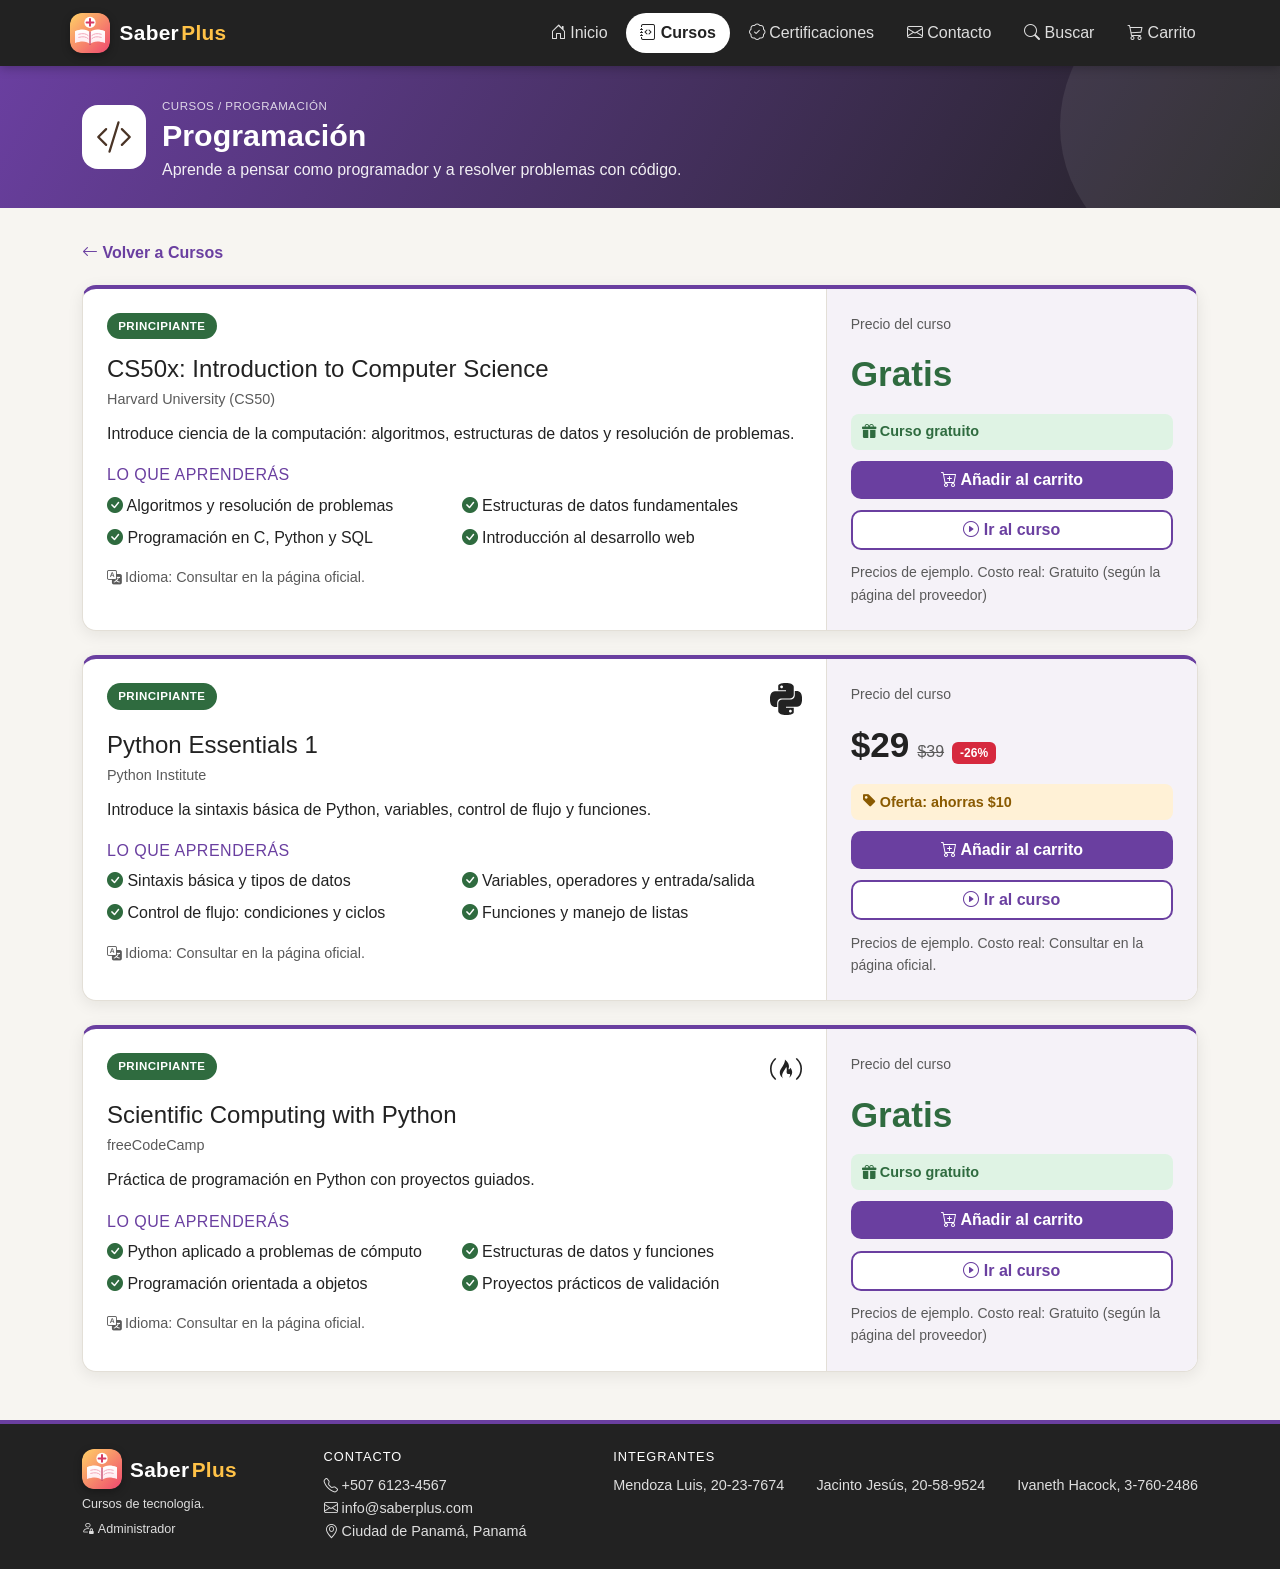
<file: html/cursosProgramacion.html>
<!DOCTYPE html>
<html lang="es">
<head>
  <meta charset="UTF-8">
  <meta name="viewport" content="width=device-width, initial-scale=1">
  <title>Programación | Saber Plus</title>
  <link rel="icon" type="image/svg+xml" href="../images/logoSaberPlus.svg">
  <link rel="stylesheet" href="https://cdn.jsdelivr.net/npm/bootstrap@5.3.3/dist/css/bootstrap.min.css">
  <link rel="stylesheet" href="https://cdn.jsdelivr.net/npm/bootstrap-icons@1.11.3/font/bootstrap-icons.min.css">
  <link rel="stylesheet" href="../css/estilo.css">
</head>
<body style="--colorTema:#6a3fa0;--colorTemaOscuro:#222">
<header class="encabezadoSitio sticky-top">
  <nav class="navbar navbar-expand-md container-xl">
    <a class="marcaSitio navbar-brand" href="index.html"><img class="logoMarca" src="../images/logoSaberPlus.svg" alt="Logotipo de Saber Plus"><span class="nombreSitio">Saber<span class="plusMarca">Plus</span></span></a>
    <button class="navbar-toggler botonMenu" type="button" data-bs-toggle="collapse" data-bs-target="#menuPrincipal" aria-label="Abrir menú"><i class="bi bi-list"></i></button>
    <div class="collapse navbar-collapse" id="menuPrincipal">
      <ul class="navbar-nav ms-auto align-items-md-center gap-md-1"><li class="nav-item"><a class="enlaceMenu" href="index.html"><i class="bi bi-house-door"></i> Inicio</a></li><li class="nav-item"><a class="enlaceMenu paginaActual" href="cursos.html"><i class="bi bi-journal-code"></i> Cursos</a></li><li class="nav-item"><a class="enlaceMenu" href="certificaciones.html"><i class="bi bi-patch-check"></i> Certificaciones</a></li><li class="nav-item"><a class="enlaceMenu" href="contacto.html"><i class="bi bi-envelope"></i> Contacto</a></li><li class="nav-item"><a class="enlaceMenu" href="../php/buscarCursos.php"><i class="bi bi-search"></i> Buscar</a></li><li class="nav-item"><a class="enlaceMenu" href="../php/carrito.php"><i class="bi bi-cart3"></i> Carrito</a></li>
      </ul>
    </div>
  </nav>
</header>
<section class="heroPagina"><div class="container-xl heroContenido">
  <div class="d-flex align-items-center gap-3"><span class="iconoHero"><img src="../images/iconoProgramacion.svg" alt=""></span><div><small class="migas">Cursos / Programación</small><h1>Programación</h1><p>Aprende a pensar como programador y a resolver problemas con código.</p></div></div>
</div></section>
<main class="container-xl contenidoPrincipal">
<a class="enlaceVolver" href="cursos.html#programacion"><i class="bi bi-arrow-left"></i> Volver a Cursos</a><div class="d-flex flex-column gap-4"><article id="cursoCs50xIntroductionToComputerScience" class="tarjetaPes cursoDetalle"><div class="row g-0">
<div class="col-lg-8 p-4"><div class="d-flex justify-content-between align-items-start"><div class="grupoNiveles"><span class="etiquetaNivel nivelPrincipiante">Principiante</span></div></div>
<h2 class="h4 mt-3 mb-1">CS50x: Introduction to Computer Science</h2><p class="nombreProveedor">Harvard University (CS50)</p><p>Introduce ciencia de la computación: algoritmos, estructuras de datos y resolución de problemas.</p>
<h3 class="h6 tituloAprenderas">Lo que aprenderás</h3><ul class="listaAprenderas"><li><i class="bi bi-check-circle-fill"></i> Algoritmos y resolución de problemas</li><li><i class="bi bi-check-circle-fill"></i> Estructuras de datos fundamentales</li><li><i class="bi bi-check-circle-fill"></i> Programación en C, Python y SQL</li><li><i class="bi bi-check-circle-fill"></i> Introducción al desarrollo web</li></ul>
<p class="datoExtra mb-0"><i class="bi bi-translate"></i> Idioma: Consultar en la página oficial.</p></div>
<aside class="col-lg-4 panelCompra"><span class="textoSuave small">Precio del curso</span><div class="bloquePrecio bloquePrecioGrande"><span class="precioActual precioGratis">Gratis</span></div><div class="avisoOferta avisoGratis"><i class="bi bi-gift-fill"></i> Curso gratuito</div>
<form action="../php/carrito.php" method="post" class="formCarrito"><input type="hidden" name="accion" value="agregar"><input type="hidden" name="codigo" value="cursoCs50xIntroductionToComputerScience"><button type="submit" class="btn btnCarrito w-100"><i class="bi bi-cart-plus"></i> Añadir al carrito</button></form>
<a class="btn btnIrCurso w-100" href="https://cs50.harvard.edu/x/" target="_blank" rel="noopener"><i class="bi bi-play-circle"></i> Ir al curso</a>
<small class="textoSuave">Precios de ejemplo. Costo real: Gratuito (según la página del proveedor)</small></aside></div></article><article id="cursoPythonEssentials1" class="tarjetaPes cursoDetalle"><div class="row g-0">
<div class="col-lg-8 p-4"><div class="d-flex justify-content-between align-items-start"><div class="grupoNiveles"><span class="etiquetaNivel nivelPrincipiante">Principiante</span></div><img class="logoProveedor" src="../images/python.svg" alt="Logo de Python Institute"></div>
<h2 class="h4 mt-3 mb-1">Python Essentials 1</h2><p class="nombreProveedor">Python Institute</p><p>Introduce la sintaxis básica de Python, variables, control de flujo y funciones.</p>
<h3 class="h6 tituloAprenderas">Lo que aprenderás</h3><ul class="listaAprenderas"><li><i class="bi bi-check-circle-fill"></i> Sintaxis básica y tipos de datos</li><li><i class="bi bi-check-circle-fill"></i> Variables, operadores y entrada/salida</li><li><i class="bi bi-check-circle-fill"></i> Control de flujo: condiciones y ciclos</li><li><i class="bi bi-check-circle-fill"></i> Funciones y manejo de listas</li></ul>
<p class="datoExtra mb-0"><i class="bi bi-translate"></i> Idioma: Consultar en la página oficial.</p></div>
<aside class="col-lg-4 panelCompra"><span class="textoSuave small">Precio del curso</span><div class="bloquePrecio bloquePrecioGrande"><span class="precioActual">$29</span><span class="precioAnterior">$39</span><span class="etiquetaOferta">-26%</span></div><div class="avisoOferta"><i class="bi bi-tag-fill"></i> Oferta: ahorras $10</div>
<form action="../php/carrito.php" method="post" class="formCarrito"><input type="hidden" name="accion" value="agregar"><input type="hidden" name="codigo" value="cursoPythonEssentials1"><button type="submit" class="btn btnCarrito w-100"><i class="bi bi-cart-plus"></i> Añadir al carrito</button></form>
<a class="btn btnIrCurso w-100" href="https://pythoninstitute.org" target="_blank" rel="noopener"><i class="bi bi-play-circle"></i> Ir al curso</a>
<small class="textoSuave">Precios de ejemplo. Costo real: Consultar en la página oficial.</small></aside></div></article><article id="cursoScientificComputingWithPython" class="tarjetaPes cursoDetalle"><div class="row g-0">
<div class="col-lg-8 p-4"><div class="d-flex justify-content-between align-items-start"><div class="grupoNiveles"><span class="etiquetaNivel nivelPrincipiante">Principiante</span></div><img class="logoProveedor" src="../images/freecodecamp.svg" alt="Logo de freeCodeCamp"></div>
<h2 class="h4 mt-3 mb-1">Scientific Computing with Python</h2><p class="nombreProveedor">freeCodeCamp</p><p>Práctica de programación en Python con proyectos guiados.</p>
<h3 class="h6 tituloAprenderas">Lo que aprenderás</h3><ul class="listaAprenderas"><li><i class="bi bi-check-circle-fill"></i> Python aplicado a problemas de cómputo</li><li><i class="bi bi-check-circle-fill"></i> Estructuras de datos y funciones</li><li><i class="bi bi-check-circle-fill"></i> Programación orientada a objetos</li><li><i class="bi bi-check-circle-fill"></i> Proyectos prácticos de validación</li></ul>
<p class="datoExtra mb-0"><i class="bi bi-translate"></i> Idioma: Consultar en la página oficial.</p></div>
<aside class="col-lg-4 panelCompra"><span class="textoSuave small">Precio del curso</span><div class="bloquePrecio bloquePrecioGrande"><span class="precioActual precioGratis">Gratis</span></div><div class="avisoOferta avisoGratis"><i class="bi bi-gift-fill"></i> Curso gratuito</div>
<form action="../php/carrito.php" method="post" class="formCarrito"><input type="hidden" name="accion" value="agregar"><input type="hidden" name="codigo" value="cursoScientificComputingWithPython"><button type="submit" class="btn btnCarrito w-100"><i class="bi bi-cart-plus"></i> Añadir al carrito</button></form>
<a class="btn btnIrCurso w-100" href="https://www.freecodecamp.org" target="_blank" rel="noopener"><i class="bi bi-play-circle"></i> Ir al curso</a>
<small class="textoSuave">Precios de ejemplo. Costo real: Gratuito (según la página del proveedor)</small></aside></div></article></div>
</main>
<footer class="pieDePagina"><div class="container-xl">
  <div class="filaPie">
    <div class="bloquePie"><span class="d-flex align-items-center gap-2"><img class="logoMarca" src="../images/logoSaberPlus.svg" alt=""><strong class="nombreSitio">Saber<span class="plusMarca">Plus</span></strong></span><small>Cursos de tecnología.</small><small><a class="enlacePie" href="../php/login.php"><i class="bi bi-person-lock"></i> Administrador</a></small></div>
    <div class="bloquePie"><h4>Contacto</h4><ul class="listaPie"><li><i class="bi bi-telephone"></i> +507 6123-4567</li><li><i class="bi bi-envelope"></i> info@saberplus.com</li><li><i class="bi bi-geo-alt"></i> Ciudad de Panamá, Panamá</li></ul></div>
    <div class="bloquePie bloqueIntegrantes"><h4>Integrantes</h4><ul class="listaPie listaIntegrantes"><li>Mendoza Luis, 20-23-7674</li><li>Jacinto Jesús, 20-58-9524</li><li>Ivaneth Hacock, 3-760-2486</li></ul></div>
  </div>
</div></footer>
<script src="https://cdn.jsdelivr.net/npm/bootstrap@5.3.3/dist/js/bootstrap.bundle.min.js"></script>
</body>
</html>
</file>
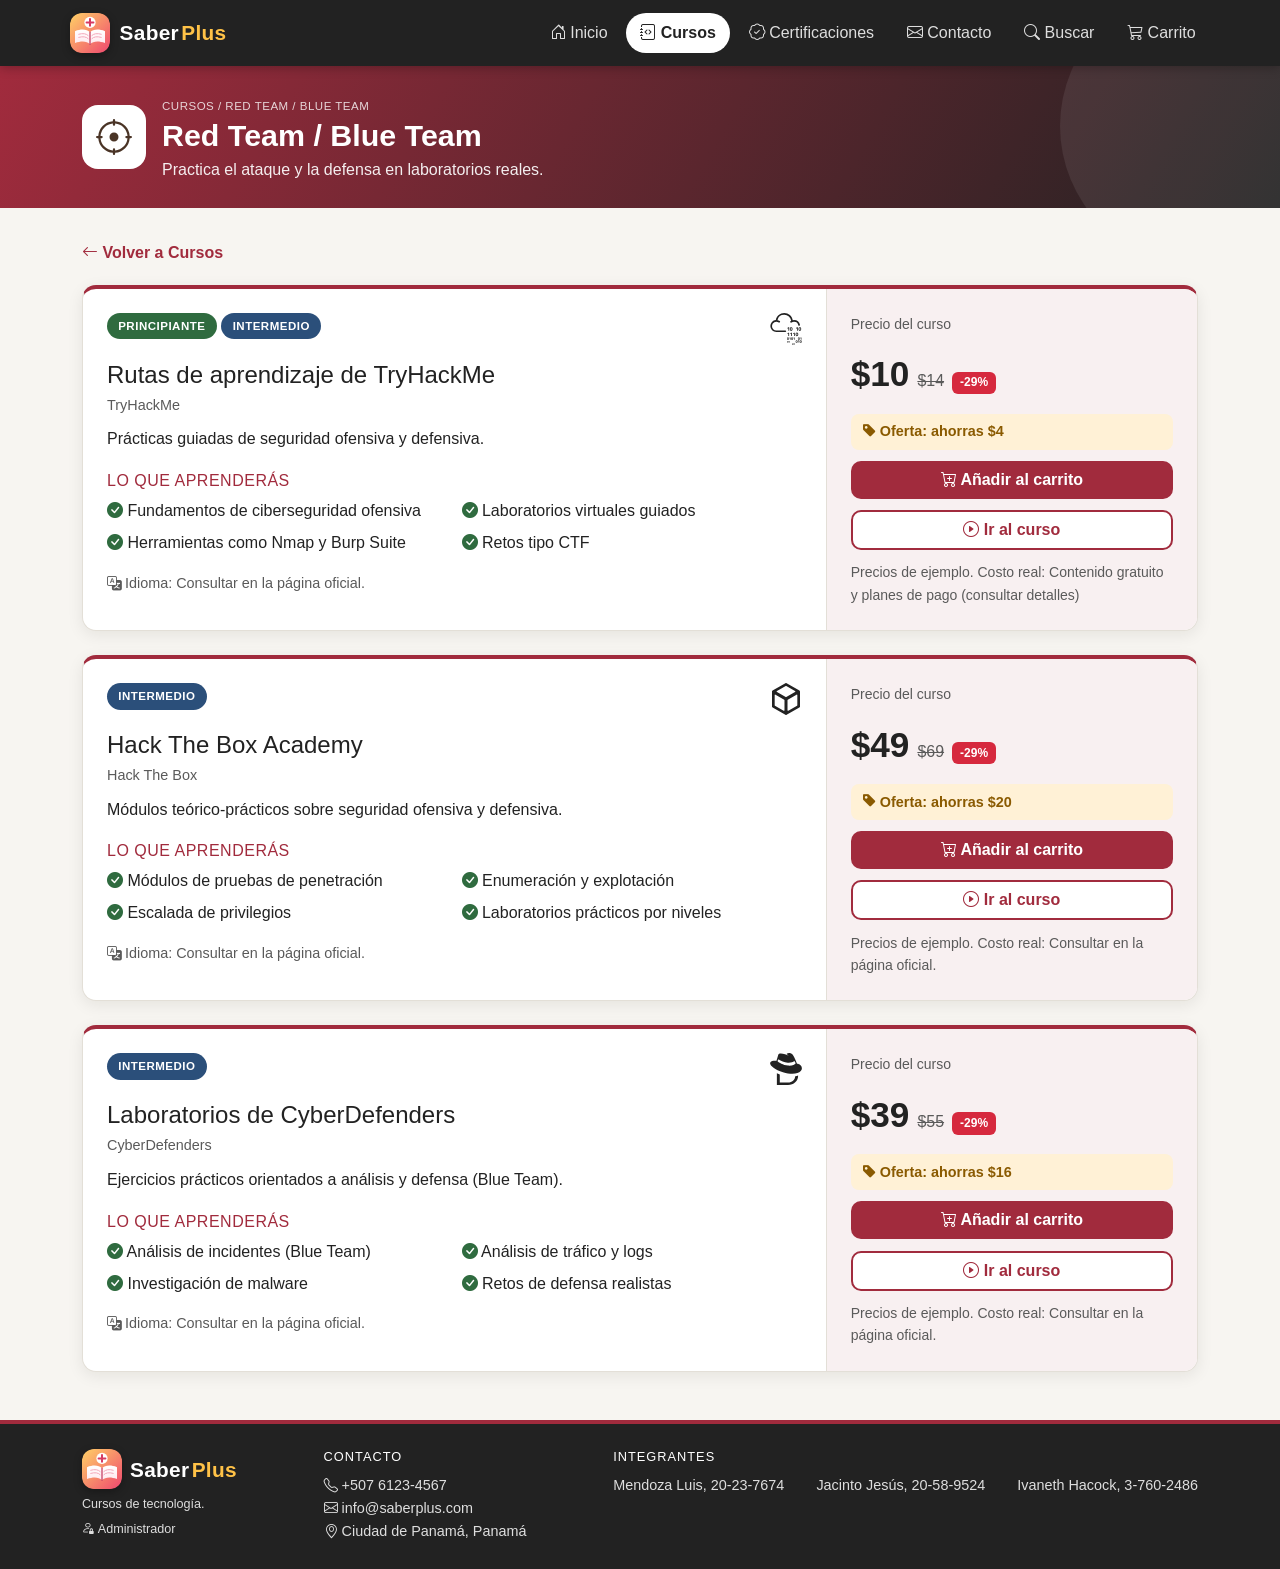
<file: html/cursosRedBlueTeam.html>
<!DOCTYPE html>
<html lang="es">
<head>
  <meta charset="UTF-8">
  <meta name="viewport" content="width=device-width, initial-scale=1">
  <title>Red Team / Blue Team | Saber Plus</title>
  <link rel="icon" type="image/svg+xml" href="../images/logoSaberPlus.svg">
  <link rel="stylesheet" href="https://cdn.jsdelivr.net/npm/bootstrap@5.3.3/dist/css/bootstrap.min.css">
  <link rel="stylesheet" href="https://cdn.jsdelivr.net/npm/bootstrap-icons@1.11.3/font/bootstrap-icons.min.css">
  <link rel="stylesheet" href="../css/estilo.css">
</head>
<body style="--colorTema:#a12b3d;--colorTemaOscuro:#222">
<header class="encabezadoSitio sticky-top">
  <nav class="navbar navbar-expand-md container-xl">
    <a class="marcaSitio navbar-brand" href="index.html"><img class="logoMarca" src="../images/logoSaberPlus.svg" alt="Logotipo de Saber Plus"><span class="nombreSitio">Saber<span class="plusMarca">Plus</span></span></a>
    <button class="navbar-toggler botonMenu" type="button" data-bs-toggle="collapse" data-bs-target="#menuPrincipal" aria-label="Abrir menú"><i class="bi bi-list"></i></button>
    <div class="collapse navbar-collapse" id="menuPrincipal">
      <ul class="navbar-nav ms-auto align-items-md-center gap-md-1"><li class="nav-item"><a class="enlaceMenu" href="index.html"><i class="bi bi-house-door"></i> Inicio</a></li><li class="nav-item"><a class="enlaceMenu paginaActual" href="cursos.html"><i class="bi bi-journal-code"></i> Cursos</a></li><li class="nav-item"><a class="enlaceMenu" href="certificaciones.html"><i class="bi bi-patch-check"></i> Certificaciones</a></li><li class="nav-item"><a class="enlaceMenu" href="contacto.html"><i class="bi bi-envelope"></i> Contacto</a></li><li class="nav-item"><a class="enlaceMenu" href="../php/buscarCursos.php"><i class="bi bi-search"></i> Buscar</a></li><li class="nav-item"><a class="enlaceMenu" href="../php/carrito.php"><i class="bi bi-cart3"></i> Carrito</a></li>
      </ul>
    </div>
  </nav>
</header>
<section class="heroPagina"><div class="container-xl heroContenido">
  <div class="d-flex align-items-center gap-3"><span class="iconoHero"><img src="../images/iconoRedBlueTeam.svg" alt=""></span><div><small class="migas">Cursos / Red Team / Blue Team</small><h1>Red Team / Blue Team</h1><p>Practica el ataque y la defensa en laboratorios reales.</p></div></div>
</div></section>
<main class="container-xl contenidoPrincipal">
<a class="enlaceVolver" href="cursos.html#redBlueTeam"><i class="bi bi-arrow-left"></i> Volver a Cursos</a><div class="d-flex flex-column gap-4"><article id="cursoRutasDeAprendizajeDeTryhackme" class="tarjetaPes cursoDetalle"><div class="row g-0">
<div class="col-lg-8 p-4"><div class="d-flex justify-content-between align-items-start"><div class="grupoNiveles"><span class="etiquetaNivel nivelPrincipiante">Principiante</span><span class="etiquetaNivel nivelIntermedio">Intermedio</span></div><img class="logoProveedor" src="../images/tryhackme.svg" alt="Logo de TryHackMe"></div>
<h2 class="h4 mt-3 mb-1">Rutas de aprendizaje de TryHackMe</h2><p class="nombreProveedor">TryHackMe</p><p>Prácticas guiadas de seguridad ofensiva y defensiva.</p>
<h3 class="h6 tituloAprenderas">Lo que aprenderás</h3><ul class="listaAprenderas"><li><i class="bi bi-check-circle-fill"></i> Fundamentos de ciberseguridad ofensiva</li><li><i class="bi bi-check-circle-fill"></i> Laboratorios virtuales guiados</li><li><i class="bi bi-check-circle-fill"></i> Herramientas como Nmap y Burp Suite</li><li><i class="bi bi-check-circle-fill"></i> Retos tipo CTF</li></ul>
<p class="datoExtra mb-0"><i class="bi bi-translate"></i> Idioma: Consultar en la página oficial.</p></div>
<aside class="col-lg-4 panelCompra"><span class="textoSuave small">Precio del curso</span><div class="bloquePrecio bloquePrecioGrande"><span class="precioActual">$10</span><span class="precioAnterior">$14</span><span class="etiquetaOferta">-29%</span></div><div class="avisoOferta"><i class="bi bi-tag-fill"></i> Oferta: ahorras $4</div>
<form action="../php/carrito.php" method="post" class="formCarrito"><input type="hidden" name="accion" value="agregar"><input type="hidden" name="codigo" value="cursoRutasDeAprendizajeDeTryhackme"><button type="submit" class="btn btnCarrito w-100"><i class="bi bi-cart-plus"></i> Añadir al carrito</button></form>
<a class="btn btnIrCurso w-100" href="https://tryhackme.com" target="_blank" rel="noopener"><i class="bi bi-play-circle"></i> Ir al curso</a>
<small class="textoSuave">Precios de ejemplo. Costo real: Contenido gratuito y planes de pago (consultar detalles)</small></aside></div></article><article id="cursoHackTheBoxAcademy" class="tarjetaPes cursoDetalle"><div class="row g-0">
<div class="col-lg-8 p-4"><div class="d-flex justify-content-between align-items-start"><div class="grupoNiveles"><span class="etiquetaNivel nivelIntermedio">Intermedio</span></div><img class="logoProveedor" src="../images/hackthebox.svg" alt="Logo de Hack The Box"></div>
<h2 class="h4 mt-3 mb-1">Hack The Box Academy</h2><p class="nombreProveedor">Hack The Box</p><p>Módulos teórico-prácticos sobre seguridad ofensiva y defensiva.</p>
<h3 class="h6 tituloAprenderas">Lo que aprenderás</h3><ul class="listaAprenderas"><li><i class="bi bi-check-circle-fill"></i> Módulos de pruebas de penetración</li><li><i class="bi bi-check-circle-fill"></i> Enumeración y explotación</li><li><i class="bi bi-check-circle-fill"></i> Escalada de privilegios</li><li><i class="bi bi-check-circle-fill"></i> Laboratorios prácticos por niveles</li></ul>
<p class="datoExtra mb-0"><i class="bi bi-translate"></i> Idioma: Consultar en la página oficial.</p></div>
<aside class="col-lg-4 panelCompra"><span class="textoSuave small">Precio del curso</span><div class="bloquePrecio bloquePrecioGrande"><span class="precioActual">$49</span><span class="precioAnterior">$69</span><span class="etiquetaOferta">-29%</span></div><div class="avisoOferta"><i class="bi bi-tag-fill"></i> Oferta: ahorras $20</div>
<form action="../php/carrito.php" method="post" class="formCarrito"><input type="hidden" name="accion" value="agregar"><input type="hidden" name="codigo" value="cursoHackTheBoxAcademy"><button type="submit" class="btn btnCarrito w-100"><i class="bi bi-cart-plus"></i> Añadir al carrito</button></form>
<a class="btn btnIrCurso w-100" href="https://academy.hackthebox.com" target="_blank" rel="noopener"><i class="bi bi-play-circle"></i> Ir al curso</a>
<small class="textoSuave">Precios de ejemplo. Costo real: Consultar en la página oficial.</small></aside></div></article><article id="cursoLaboratoriosDeCyberdefenders" class="tarjetaPes cursoDetalle"><div class="row g-0">
<div class="col-lg-8 p-4"><div class="d-flex justify-content-between align-items-start"><div class="grupoNiveles"><span class="etiquetaNivel nivelIntermedio">Intermedio</span></div><img class="logoProveedor" src="../images/cyberdefenders.svg" alt="Logo de CyberDefenders"></div>
<h2 class="h4 mt-3 mb-1">Laboratorios de CyberDefenders</h2><p class="nombreProveedor">CyberDefenders</p><p>Ejercicios prácticos orientados a análisis y defensa (Blue Team).</p>
<h3 class="h6 tituloAprenderas">Lo que aprenderás</h3><ul class="listaAprenderas"><li><i class="bi bi-check-circle-fill"></i> Análisis de incidentes (Blue Team)</li><li><i class="bi bi-check-circle-fill"></i> Análisis de tráfico y logs</li><li><i class="bi bi-check-circle-fill"></i> Investigación de malware</li><li><i class="bi bi-check-circle-fill"></i> Retos de defensa realistas</li></ul>
<p class="datoExtra mb-0"><i class="bi bi-translate"></i> Idioma: Consultar en la página oficial.</p></div>
<aside class="col-lg-4 panelCompra"><span class="textoSuave small">Precio del curso</span><div class="bloquePrecio bloquePrecioGrande"><span class="precioActual">$39</span><span class="precioAnterior">$55</span><span class="etiquetaOferta">-29%</span></div><div class="avisoOferta"><i class="bi bi-tag-fill"></i> Oferta: ahorras $16</div>
<form action="../php/carrito.php" method="post" class="formCarrito"><input type="hidden" name="accion" value="agregar"><input type="hidden" name="codigo" value="cursoLaboratoriosDeCyberdefenders"><button type="submit" class="btn btnCarrito w-100"><i class="bi bi-cart-plus"></i> Añadir al carrito</button></form>
<a class="btn btnIrCurso w-100" href="https://cyberdefenders.org" target="_blank" rel="noopener"><i class="bi bi-play-circle"></i> Ir al curso</a>
<small class="textoSuave">Precios de ejemplo. Costo real: Consultar en la página oficial.</small></aside></div></article></div>
</main>
<footer class="pieDePagina"><div class="container-xl">
  <div class="filaPie">
    <div class="bloquePie"><span class="d-flex align-items-center gap-2"><img class="logoMarca" src="../images/logoSaberPlus.svg" alt=""><strong class="nombreSitio">Saber<span class="plusMarca">Plus</span></strong></span><small>Cursos de tecnología.</small><small><a class="enlacePie" href="../php/login.php"><i class="bi bi-person-lock"></i> Administrador</a></small></div>
    <div class="bloquePie"><h4>Contacto</h4><ul class="listaPie"><li><i class="bi bi-telephone"></i> +507 6123-4567</li><li><i class="bi bi-envelope"></i> info@saberplus.com</li><li><i class="bi bi-geo-alt"></i> Ciudad de Panamá, Panamá</li></ul></div>
    <div class="bloquePie bloqueIntegrantes"><h4>Integrantes</h4><ul class="listaPie listaIntegrantes"><li>Mendoza Luis, 20-23-7674</li><li>Jacinto Jesús, 20-58-9524</li><li>Ivaneth Hacock, 3-760-2486</li></ul></div>
  </div>
</div></footer>
<script src="https://cdn.jsdelivr.net/npm/bootstrap@5.3.3/dist/js/bootstrap.bundle.min.js"></script>
</body>
</html>
</file>
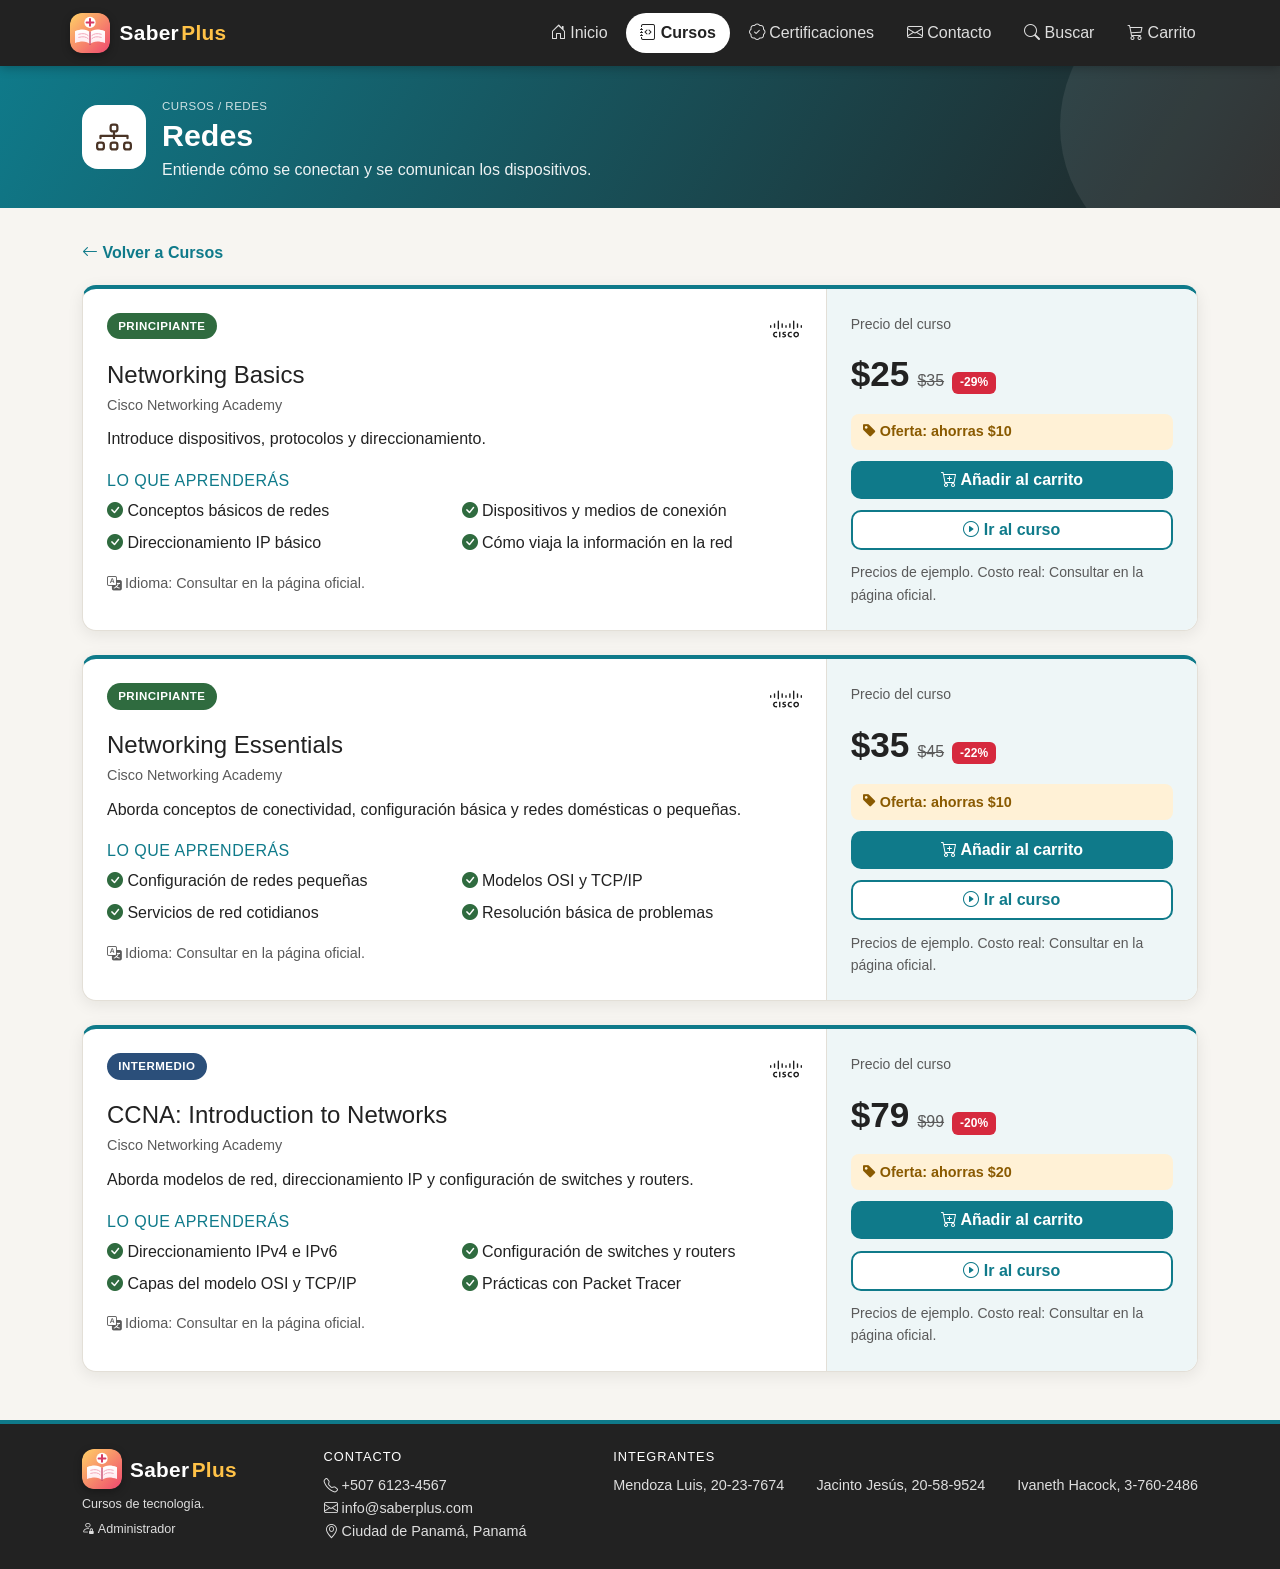
<file: html/cursosRedes.html>
<!DOCTYPE html>
<html lang="es">
<head>
  <meta charset="UTF-8">
  <meta name="viewport" content="width=device-width, initial-scale=1">
  <title>Redes | Saber Plus</title>
  <link rel="icon" type="image/svg+xml" href="../images/logoSaberPlus.svg">
  <link rel="stylesheet" href="https://cdn.jsdelivr.net/npm/bootstrap@5.3.3/dist/css/bootstrap.min.css">
  <link rel="stylesheet" href="https://cdn.jsdelivr.net/npm/bootstrap-icons@1.11.3/font/bootstrap-icons.min.css">
  <link rel="stylesheet" href="../css/estilo.css">
</head>
<body style="--colorTema:#0f7a8a;--colorTemaOscuro:#222">
<header class="encabezadoSitio sticky-top">
  <nav class="navbar navbar-expand-md container-xl">
    <a class="marcaSitio navbar-brand" href="index.html"><img class="logoMarca" src="../images/logoSaberPlus.svg" alt="Logotipo de Saber Plus"><span class="nombreSitio">Saber<span class="plusMarca">Plus</span></span></a>
    <button class="navbar-toggler botonMenu" type="button" data-bs-toggle="collapse" data-bs-target="#menuPrincipal" aria-label="Abrir menú"><i class="bi bi-list"></i></button>
    <div class="collapse navbar-collapse" id="menuPrincipal">
      <ul class="navbar-nav ms-auto align-items-md-center gap-md-1"><li class="nav-item"><a class="enlaceMenu" href="index.html"><i class="bi bi-house-door"></i> Inicio</a></li><li class="nav-item"><a class="enlaceMenu paginaActual" href="cursos.html"><i class="bi bi-journal-code"></i> Cursos</a></li><li class="nav-item"><a class="enlaceMenu" href="certificaciones.html"><i class="bi bi-patch-check"></i> Certificaciones</a></li><li class="nav-item"><a class="enlaceMenu" href="contacto.html"><i class="bi bi-envelope"></i> Contacto</a></li><li class="nav-item"><a class="enlaceMenu" href="../php/buscarCursos.php"><i class="bi bi-search"></i> Buscar</a></li><li class="nav-item"><a class="enlaceMenu" href="../php/carrito.php"><i class="bi bi-cart3"></i> Carrito</a></li>
      </ul>
    </div>
  </nav>
</header>
<section class="heroPagina"><div class="container-xl heroContenido">
  <div class="d-flex align-items-center gap-3"><span class="iconoHero"><img src="../images/iconoRedes.svg" alt=""></span><div><small class="migas">Cursos / Redes</small><h1>Redes</h1><p>Entiende cómo se conectan y se comunican los dispositivos.</p></div></div>
</div></section>
<main class="container-xl contenidoPrincipal">
<a class="enlaceVolver" href="cursos.html#redes"><i class="bi bi-arrow-left"></i> Volver a Cursos</a><div class="d-flex flex-column gap-4"><article id="cursoNetworkingBasics" class="tarjetaPes cursoDetalle"><div class="row g-0">
<div class="col-lg-8 p-4"><div class="d-flex justify-content-between align-items-start"><div class="grupoNiveles"><span class="etiquetaNivel nivelPrincipiante">Principiante</span></div><img class="logoProveedor" src="../images/cisco.svg" alt="Logo de Cisco Networking Academy"></div>
<h2 class="h4 mt-3 mb-1">Networking Basics</h2><p class="nombreProveedor">Cisco Networking Academy</p><p>Introduce dispositivos, protocolos y direccionamiento.</p>
<h3 class="h6 tituloAprenderas">Lo que aprenderás</h3><ul class="listaAprenderas"><li><i class="bi bi-check-circle-fill"></i> Conceptos básicos de redes</li><li><i class="bi bi-check-circle-fill"></i> Dispositivos y medios de conexión</li><li><i class="bi bi-check-circle-fill"></i> Direccionamiento IP básico</li><li><i class="bi bi-check-circle-fill"></i> Cómo viaja la información en la red</li></ul>
<p class="datoExtra mb-0"><i class="bi bi-translate"></i> Idioma: Consultar en la página oficial.</p></div>
<aside class="col-lg-4 panelCompra"><span class="textoSuave small">Precio del curso</span><div class="bloquePrecio bloquePrecioGrande"><span class="precioActual">$25</span><span class="precioAnterior">$35</span><span class="etiquetaOferta">-29%</span></div><div class="avisoOferta"><i class="bi bi-tag-fill"></i> Oferta: ahorras $10</div>
<form action="../php/carrito.php" method="post" class="formCarrito"><input type="hidden" name="accion" value="agregar"><input type="hidden" name="codigo" value="cursoNetworkingBasics"><button type="submit" class="btn btnCarrito w-100"><i class="bi bi-cart-plus"></i> Añadir al carrito</button></form>
<a class="btn btnIrCurso w-100" href="https://www.netacad.com" target="_blank" rel="noopener"><i class="bi bi-play-circle"></i> Ir al curso</a>
<small class="textoSuave">Precios de ejemplo. Costo real: Consultar en la página oficial.</small></aside></div></article><article id="cursoNetworkingEssentials" class="tarjetaPes cursoDetalle"><div class="row g-0">
<div class="col-lg-8 p-4"><div class="d-flex justify-content-between align-items-start"><div class="grupoNiveles"><span class="etiquetaNivel nivelPrincipiante">Principiante</span></div><img class="logoProveedor" src="../images/cisco.svg" alt="Logo de Cisco Networking Academy"></div>
<h2 class="h4 mt-3 mb-1">Networking Essentials</h2><p class="nombreProveedor">Cisco Networking Academy</p><p>Aborda conceptos de conectividad, configuración básica y redes domésticas o pequeñas.</p>
<h3 class="h6 tituloAprenderas">Lo que aprenderás</h3><ul class="listaAprenderas"><li><i class="bi bi-check-circle-fill"></i> Configuración de redes pequeñas</li><li><i class="bi bi-check-circle-fill"></i> Modelos OSI y TCP/IP</li><li><i class="bi bi-check-circle-fill"></i> Servicios de red cotidianos</li><li><i class="bi bi-check-circle-fill"></i> Resolución básica de problemas</li></ul>
<p class="datoExtra mb-0"><i class="bi bi-translate"></i> Idioma: Consultar en la página oficial.</p></div>
<aside class="col-lg-4 panelCompra"><span class="textoSuave small">Precio del curso</span><div class="bloquePrecio bloquePrecioGrande"><span class="precioActual">$35</span><span class="precioAnterior">$45</span><span class="etiquetaOferta">-22%</span></div><div class="avisoOferta"><i class="bi bi-tag-fill"></i> Oferta: ahorras $10</div>
<form action="../php/carrito.php" method="post" class="formCarrito"><input type="hidden" name="accion" value="agregar"><input type="hidden" name="codigo" value="cursoNetworkingEssentials"><button type="submit" class="btn btnCarrito w-100"><i class="bi bi-cart-plus"></i> Añadir al carrito</button></form>
<a class="btn btnIrCurso w-100" href="https://www.netacad.com" target="_blank" rel="noopener"><i class="bi bi-play-circle"></i> Ir al curso</a>
<small class="textoSuave">Precios de ejemplo. Costo real: Consultar en la página oficial.</small></aside></div></article><article id="cursoCcnaIntroductionToNetworks" class="tarjetaPes cursoDetalle"><div class="row g-0">
<div class="col-lg-8 p-4"><div class="d-flex justify-content-between align-items-start"><div class="grupoNiveles"><span class="etiquetaNivel nivelIntermedio">Intermedio</span></div><img class="logoProveedor" src="../images/cisco.svg" alt="Logo de Cisco Networking Academy"></div>
<h2 class="h4 mt-3 mb-1">CCNA: Introduction to Networks</h2><p class="nombreProveedor">Cisco Networking Academy</p><p>Aborda modelos de red, direccionamiento IP y configuración de switches y routers.</p>
<h3 class="h6 tituloAprenderas">Lo que aprenderás</h3><ul class="listaAprenderas"><li><i class="bi bi-check-circle-fill"></i> Direccionamiento IPv4 e IPv6</li><li><i class="bi bi-check-circle-fill"></i> Configuración de switches y routers</li><li><i class="bi bi-check-circle-fill"></i> Capas del modelo OSI y TCP/IP</li><li><i class="bi bi-check-circle-fill"></i> Prácticas con Packet Tracer</li></ul>
<p class="datoExtra mb-0"><i class="bi bi-translate"></i> Idioma: Consultar en la página oficial.</p></div>
<aside class="col-lg-4 panelCompra"><span class="textoSuave small">Precio del curso</span><div class="bloquePrecio bloquePrecioGrande"><span class="precioActual">$79</span><span class="precioAnterior">$99</span><span class="etiquetaOferta">-20%</span></div><div class="avisoOferta"><i class="bi bi-tag-fill"></i> Oferta: ahorras $20</div>
<form action="../php/carrito.php" method="post" class="formCarrito"><input type="hidden" name="accion" value="agregar"><input type="hidden" name="codigo" value="cursoCcnaIntroductionToNetworks"><button type="submit" class="btn btnCarrito w-100"><i class="bi bi-cart-plus"></i> Añadir al carrito</button></form>
<a class="btn btnIrCurso w-100" href="https://www.netacad.com" target="_blank" rel="noopener"><i class="bi bi-play-circle"></i> Ir al curso</a>
<small class="textoSuave">Precios de ejemplo. Costo real: Consultar en la página oficial.</small></aside></div></article></div>
</main>
<footer class="pieDePagina"><div class="container-xl">
  <div class="filaPie">
    <div class="bloquePie"><span class="d-flex align-items-center gap-2"><img class="logoMarca" src="../images/logoSaberPlus.svg" alt=""><strong class="nombreSitio">Saber<span class="plusMarca">Plus</span></strong></span><small>Cursos de tecnología.</small><small><a class="enlacePie" href="../php/login.php"><i class="bi bi-person-lock"></i> Administrador</a></small></div>
    <div class="bloquePie"><h4>Contacto</h4><ul class="listaPie"><li><i class="bi bi-telephone"></i> +507 6123-4567</li><li><i class="bi bi-envelope"></i> info@saberplus.com</li><li><i class="bi bi-geo-alt"></i> Ciudad de Panamá, Panamá</li></ul></div>
    <div class="bloquePie bloqueIntegrantes"><h4>Integrantes</h4><ul class="listaPie listaIntegrantes"><li>Mendoza Luis, 20-23-7674</li><li>Jacinto Jesús, 20-58-9524</li><li>Ivaneth Hacock, 3-760-2486</li></ul></div>
  </div>
</div></footer>
<script src="https://cdn.jsdelivr.net/npm/bootstrap@5.3.3/dist/js/bootstrap.bundle.min.js"></script>
</body>
</html>
</file>
<file: css/estilo.css>
:root {
  --fondoPagina: #f7f5f1;
  --textoPrincipal: #222222;
  --textoSecundario: #5a5a5a;
  --bordeSuave: #e3dfd7;
  --nivelPrincipiante: #2f6b3f;
  --nivelIntermedio: #2b4f7a;
  --nivelAvanzado: #7a2e2e;
  --sombraSuave: 0 4px 16px rgba(30, 20, 10, 0.08);
  --sombraFuerte: 0 10px 28px rgba(30, 20, 10, 0.16);
}
body { font-family: "Segoe UI", Arial, Helvetica, sans-serif; background: var(--fondoPagina); color: var(--textoPrincipal); line-height: 1.6; }
.contenidoPrincipal { padding-top: 2rem; padding-bottom: 3rem; }
.textoSuave { color: var(--textoSecundario); }

/* Encabezado horizontal */
.encabezadoSitio { background: var(--colorTemaOscuro); box-shadow: 0 2px 10px rgba(0,0,0,.25); z-index: 1030; }
.marcaSitio { display: flex; align-items: center; gap: .6rem; }
.logoMarca { width: 40px; height: 40px; border-radius: 12px; box-shadow: 0 3px 8px rgba(0,0,0,.3); }
.nombreSitio { color: #fff; font-weight: 800; font-size: 1.3rem; letter-spacing: .3px; }
.plusMarca { color: #ffc247; margin-left: .15rem; }
.botonMenu { color: #fff; border-color: rgba(255,255,255,.4); }
.enlaceMenu { display: inline-block; color: rgba(255,255,255,.85); text-decoration: none; padding: .45rem .9rem; border-radius: 999px; transition: background .2s, color .2s; }
.enlaceMenu:hover { background: rgba(255,255,255,.18); color: #fff; }
.enlaceMenu.paginaActual { background: #fff; color: var(--colorTemaOscuro); font-weight: 700; }

/* Hero */
.heroPagina { background: linear-gradient(120deg, var(--colorTema), var(--colorTemaOscuro)); color: #fff; padding: 1.6rem 0; position: relative; overflow: hidden; }
.heroPagina::after { content: ""; position: absolute; right: -60px; top: -80px; width: 280px; height: 280px; border-radius: 50%; background: rgba(255,255,255,.08); }
.heroContenido { display: flex; align-items: center; justify-content: space-between; gap: 1rem; position: relative; z-index: 1; }
.heroPagina h1 { font-size: 1.9rem; font-weight: 700; margin: 0; }
.heroPagina p { margin: .2rem 0 0; opacity: .92; max-width: 640px; }
.imagenHero { height: 110px; width: auto; max-width: 30%; filter: drop-shadow(0 4px 8px rgba(0,0,0,.25)); }
.iconoHero { width: 64px; height: 64px; border-radius: 16px; background: #fff; display: grid; place-items: center; flex-shrink: 0; }
.iconoHero img { width: 36px; height: 36px; }
.migas { opacity: .8; text-transform: uppercase; letter-spacing: .5px; font-size: .72rem; }

/* Tarjetas */
.tarjetaPes { background: #fff; border: 1px solid var(--bordeSuave); border-top: 4px solid var(--colorArea, var(--colorTema)); border-radius: 14px; box-shadow: var(--sombraSuave); transition: transform .2s, box-shadow .2s; position: relative; }
.tarjetaPes:hover { transform: translateY(-4px); box-shadow: var(--sombraFuerte); }
.cursoDetalle:hover { transform: none; }
.tarjetaPendiente { border-style: dashed; color: var(--textoSecundario); background: transparent; box-shadow: none; }
.tarjetaPendiente:hover { transform: none; box-shadow: none; }
.tarjetaInfo .chipIcono { font-size: 1.4rem; }
.tarjetaArea a { color: var(--textoPrincipal); text-decoration: none; font-weight: 600; }
.chipIcono { width: 48px; height: 48px; border-radius: 12px; display: grid; place-items: center; background: color-mix(in srgb, var(--colorArea, var(--colorTema)) 14%, white); color: var(--colorTema); flex-shrink: 0; }
.chipIcono img { width: 26px; height: 26px; }

/* Niveles */
.grupoNiveles { display: flex; flex-wrap: wrap; gap: .3rem; }
.etiquetaNivel { display: inline-block; font-size: .72rem; font-weight: 700; text-transform: uppercase; letter-spacing: .5px; color: #fff; padding: .25rem .7rem; border-radius: 999px; }
.nivelPrincipiante { background: var(--nivelPrincipiante); }
.nivelIntermedio { background: var(--nivelIntermedio); }
.nivelAvanzado { background: var(--nivelAvanzado); }
.nivelOtro { background: var(--textoSecundario); }
.nombreProveedor { color: var(--textoSecundario); font-size: .9rem; margin-bottom: .6rem; }
.textoTemas { font-size: .92rem; margin-bottom: .5rem; }
.logoProveedor { height: 32px; width: auto; max-width: 90px; }
.textoProveedor { font-weight: 700; color: var(--textoSecundario); font-size: .85rem; }

/* Índice y áreas */
.indiceAreas { display: flex; flex-wrap: wrap; gap: .5rem; margin-bottom: 1.5rem; }
.indiceAreas a { border: 2px solid var(--colorArea); background: #fff; color: var(--colorArea); text-decoration: none; font-size: .85rem; font-weight: 600; padding: .25rem .9rem; border-radius: 999px; transition: .2s; }
.indiceAreas a:hover { background: var(--colorArea); color: #fff; }
.seccionArea { margin-bottom: 2.5rem; scroll-margin-top: 80px; }
.cabeceraArea { display: flex; flex-wrap: wrap; align-items: center; justify-content: space-between; gap: .75rem; border-left: 5px solid var(--colorArea); padding-left: .9rem; margin-bottom: 1rem; }
.btnVerTodos { background: var(--colorArea); color: #fff; border-radius: 999px; font-weight: 600; }
.btnVerTodos:hover { color: #fff; filter: brightness(.88); }

/* Precios y botones */
.pieTarjeta { display: flex; flex-wrap: wrap; align-items: center; justify-content: space-between; gap: .75rem; padding: .9rem 1.5rem 1.2rem; border-top: 1px solid var(--bordeSuave); }
.botonesTarjeta { display: flex; flex-wrap: wrap; gap: .5rem; }
.bloquePrecio { display: flex; align-items: baseline; flex-wrap: wrap; gap: .5rem; }
.precioActual { font-size: 1.6rem; font-weight: 800; color: var(--colorTemaOscuro); }
.precioGratis { color: var(--nivelPrincipiante); }
.precioAnterior { text-decoration: line-through; color: var(--textoSecundario); }
.etiquetaOferta { background: #d6293e; color: #fff; font-size: .75rem; font-weight: 700; padding: .1rem .5rem; border-radius: 6px; }
.btnCarrito { background: var(--colorTema); color: #fff; font-weight: 600; border-radius: 10px; }
.btnCarrito:hover { background: var(--colorTemaOscuro); color: #fff; }
.btnIrCurso { background: #fff; color: var(--colorTema); border: 2px solid var(--colorTema); font-weight: 600; border-radius: 10px; }
.btnIrCurso:hover { background: var(--colorTema); color: #fff; }

/* Página interna de curso */
.enlaceVolver { display: inline-block; margin-bottom: 1.2rem; color: var(--colorTema); text-decoration: none; font-weight: 600; }
.cursoDetalle { scroll-margin-top: 80px; overflow: hidden; }
.tituloAprenderas { text-transform: uppercase; letter-spacing: .5px; color: var(--colorTema); margin-top: 1.2rem; }
.listaAprenderas { list-style: none; padding: 0; display: grid; grid-template-columns: repeat(auto-fit, minmax(230px, 1fr)); gap: .4rem .9rem; }
.listaAprenderas i { color: var(--nivelPrincipiante); }
.panelCompra { background: color-mix(in srgb, var(--colorTema) 7%, white); padding: 1.5rem; display: flex; flex-direction: column; gap: .7rem; justify-content: center; border-left: 1px solid var(--bordeSuave); }
.bloquePrecioGrande .precioActual { font-size: 2.2rem; }
.avisoOferta { background: #fff1d6; color: #8a5a00; border-radius: 8px; padding: .4rem .7rem; font-weight: 600; font-size: .9rem; }
.avisoGratis { background: #dff3e4; color: var(--nivelPrincipiante); }
.datoExtra { color: var(--textoSecundario); font-size: .9rem; }

/* Certificaciones */
.avisoDescuentoGlobal { display: flex; align-items: center; gap: .9rem; background: #fff1d6; color: #7a4f00; border: 1px solid #f3d38b; border-radius: 14px; padding: .9rem 1.2rem; margin-bottom: 1.2rem; }
.avisoDescuentoGlobal i { font-size: 1.5rem; }
.cursoRelacionado { font-size: .88rem; color: var(--textoSecundario); margin: .6rem 0 0; }
.estadoDescuento { font-size: .82rem; color: var(--textoSecundario); }
.estadoDescuento.conDescuento { color: var(--nivelPrincipiante); font-weight: 700; }
.tarjetaCertificacion .listaAprenderas { grid-template-columns: 1fr; margin-bottom: 0; }

/* Inicio y formulario */
.bandaOrganizacion { display: flex; flex-wrap: wrap; align-items: center; justify-content: space-between; gap: 1.5rem; background: #fff; border: 1px solid var(--bordeSuave); border-radius: 14px; padding: 1.5rem; box-shadow: var(--sombraSuave); }
.logoUniversidad { height: 90px; width: auto; max-width: 100%; mix-blend-mode: multiply; }
.formularioSugerencias { width: 100%; max-width: 720px; background: #fff; border: 1px solid var(--bordeSuave); border-top: 4px solid var(--colorTema); border-radius: 14px; box-shadow: var(--sombraSuave); padding: 1.8rem; }
.form-control:focus, .form-select:focus { border-color: var(--colorTema); box-shadow: 0 0 0 .2rem color-mix(in srgb, var(--colorTema) 25%, transparent); }
input[type="radio"] { accent-color: var(--colorTema); }
.btnOficial { background: var(--colorTema); color: #fff; border-radius: 10px; }
.btnOficial:hover { background: var(--colorTemaOscuro); color: #fff; }

/* Footer horizontal */
.pieDePagina { background: var(--colorTemaOscuro); color: rgba(255,255,255,.85); padding: 1.6rem 0; font-size: .9rem; border-top: 4px solid var(--colorTema); }
.filaPie { display: flex; flex-wrap: wrap; justify-content: space-between; align-items: flex-start; gap: 1.5rem 2.5rem; }
.bloquePie { display: flex; flex-direction: column; gap: .3rem; }
.bloquePie h4 { font-size: .8rem; text-transform: uppercase; letter-spacing: 1px; color: #fff; margin: 0 0 .3rem; }
.listaPie { list-style: none; margin: 0; padding: 0; }
.listaIntegrantes { display: grid; grid-template-columns: repeat(3, auto); gap: .15rem 2rem; }
@media (max-width: 767px) { .listaIntegrantes { grid-template-columns: 1fr; } .imagenHero { display: none; } .panelCompra { border-left: 0; border-top: 1px solid var(--bordeSuave); } }

/* Proyecto 2: carrito, búsqueda y panel de administración */
.formCarrito { display: contents; }
.enlacePie { color: rgba(255,255,255,.85); text-decoration: none; }
.enlacePie:hover { color: #ffc247; }
.formularioLogin { max-width: 420px; }
.tablaDatos th { color: var(--colorTemaOscuro); font-size: .85rem; text-transform: uppercase; letter-spacing: .4px; }
.tablaDatos .precioAnterior { font-size: .9rem; margin-right: .3rem; }
.tarjetaResumen { display: flex; flex-direction: column; }
.tarjetaResumen small { color: var(--textoSecundario); text-transform: uppercase; letter-spacing: .5px; font-size: .75rem; }
.tarjetaResumen strong { font-size: 1.6rem; color: var(--colorTemaOscuro); }
</file>
